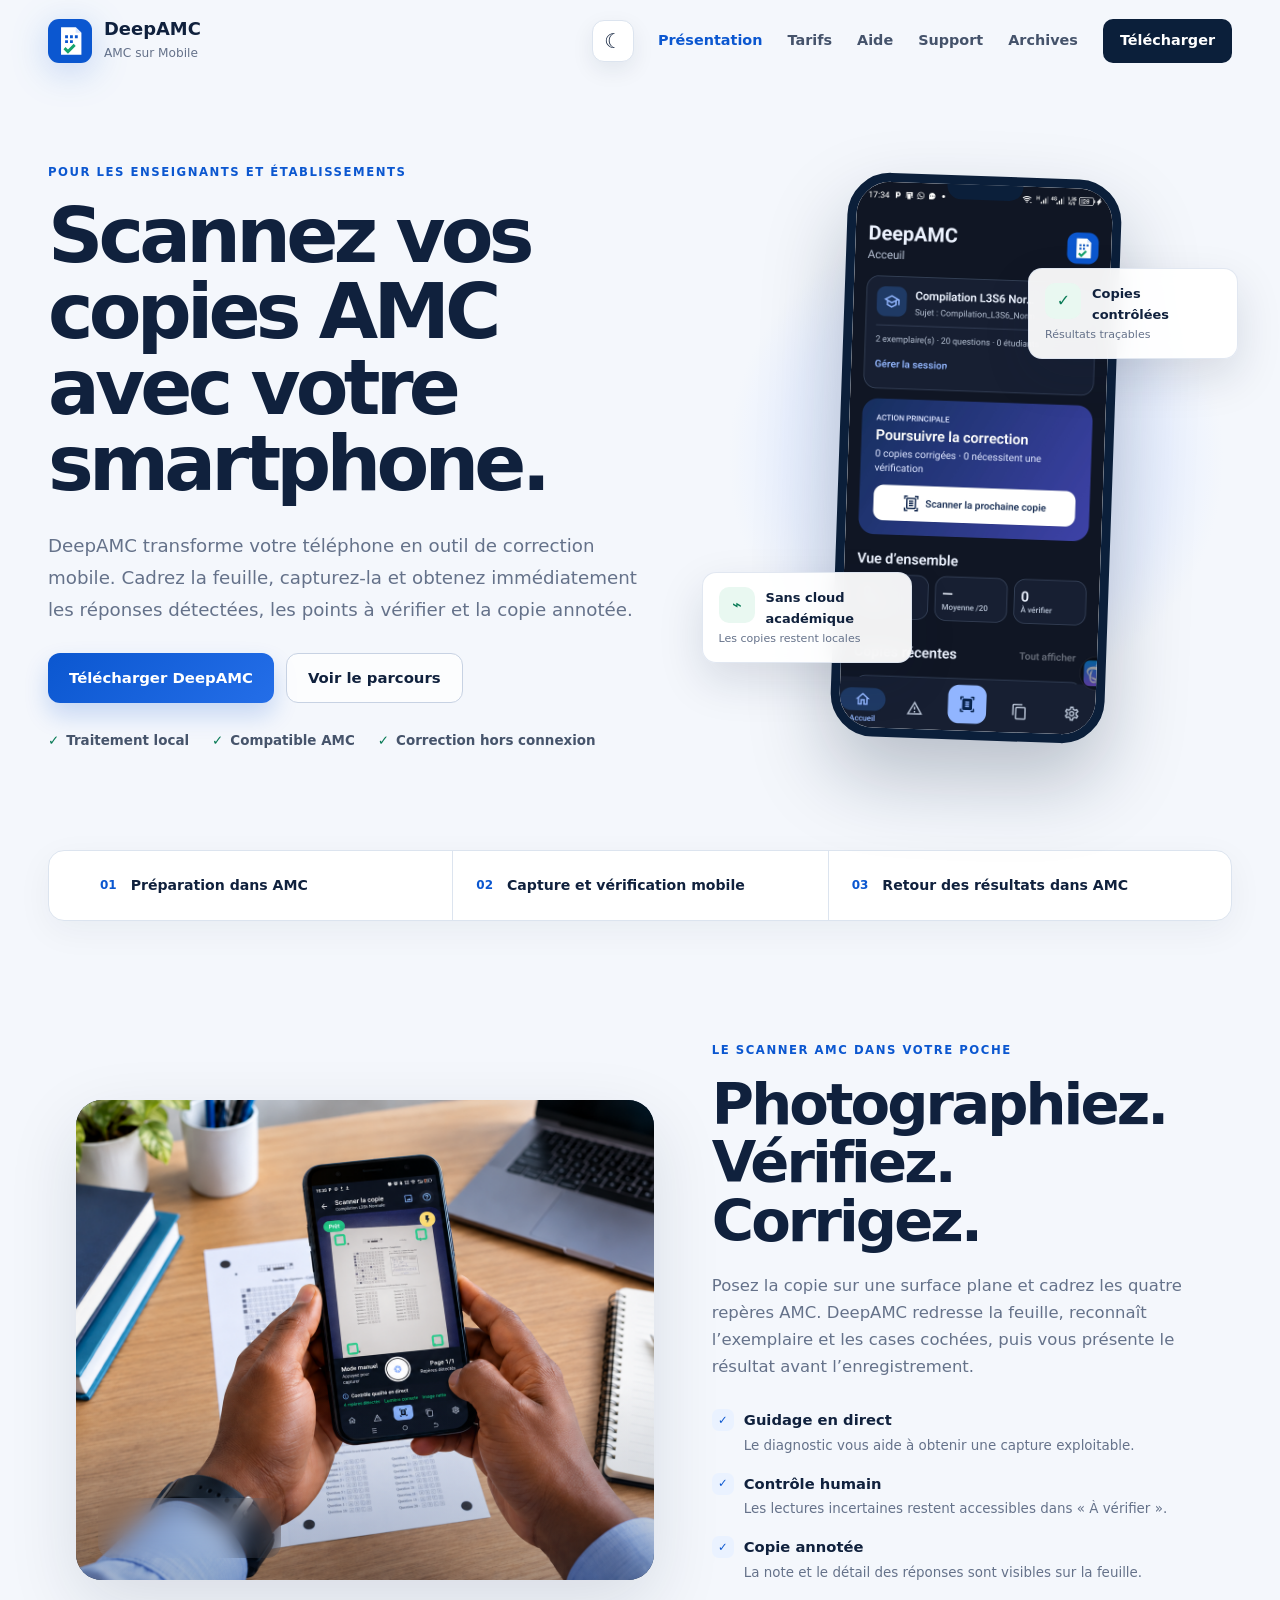
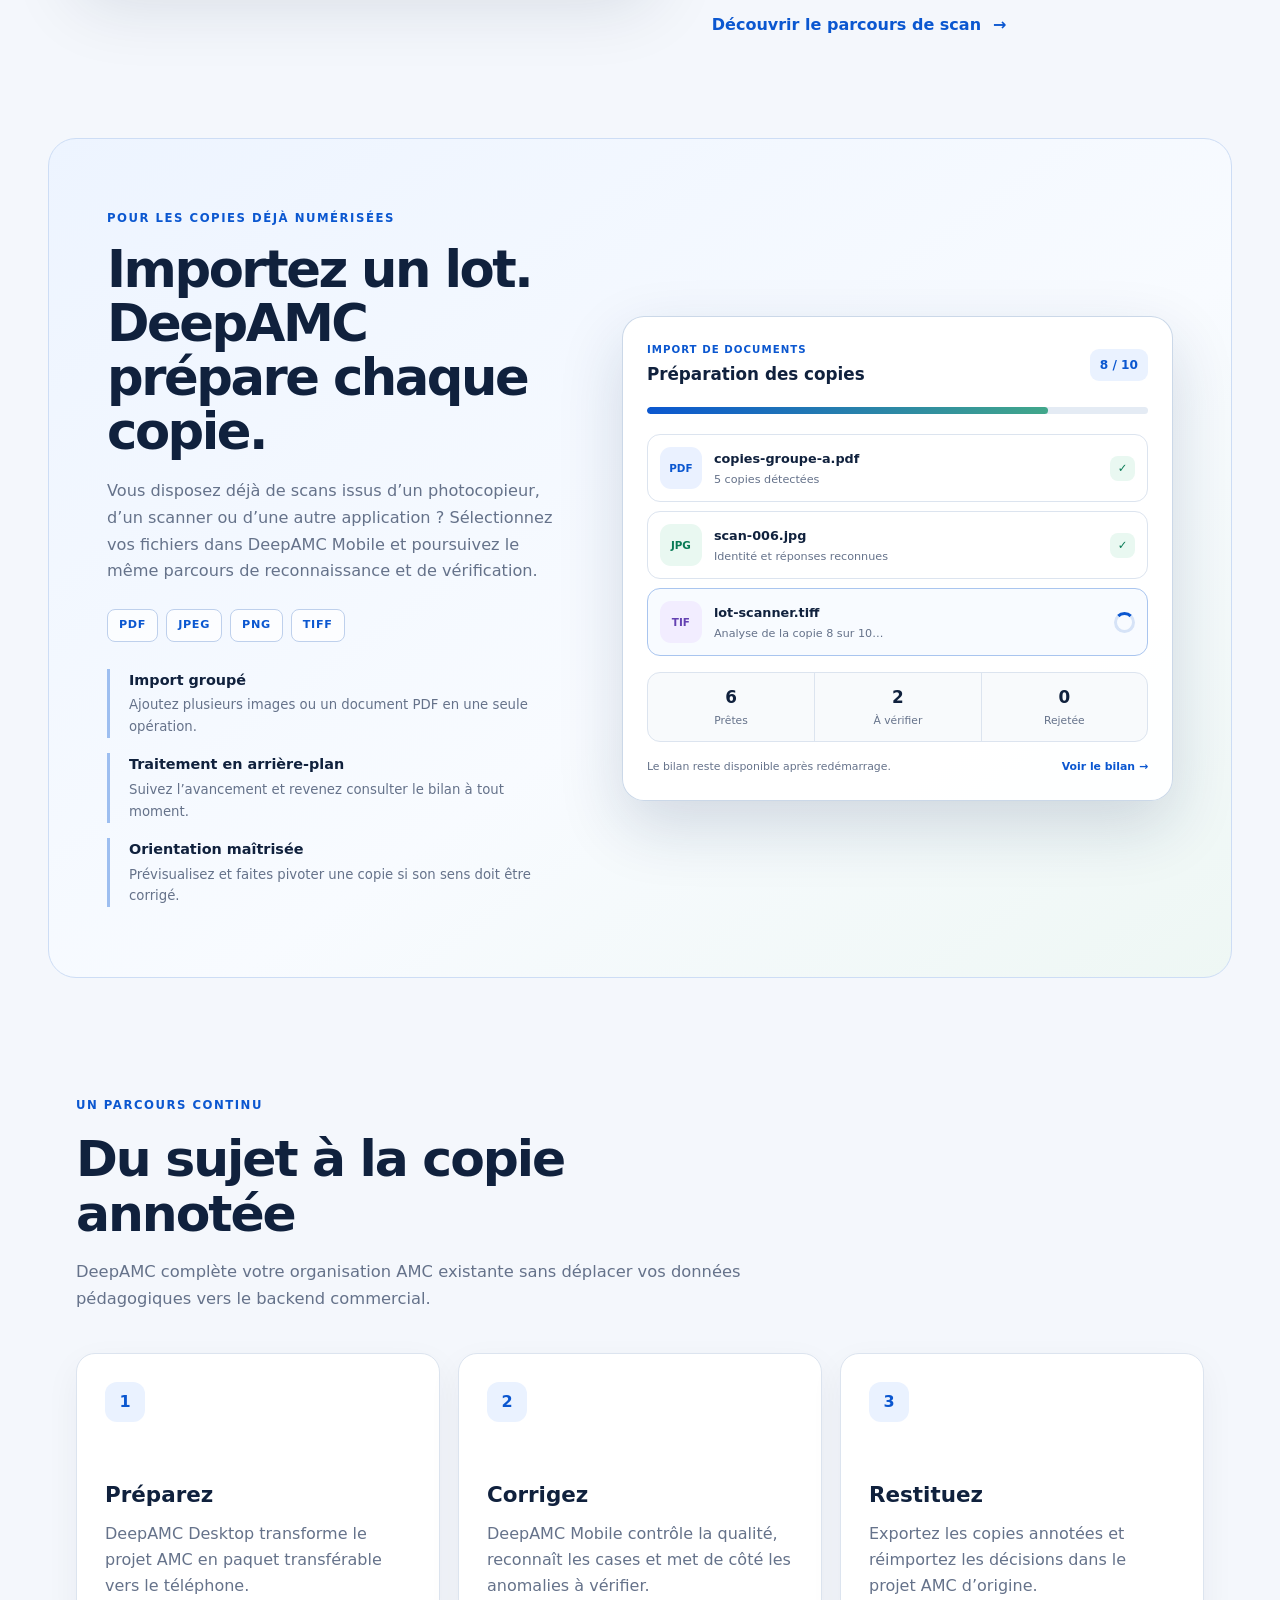
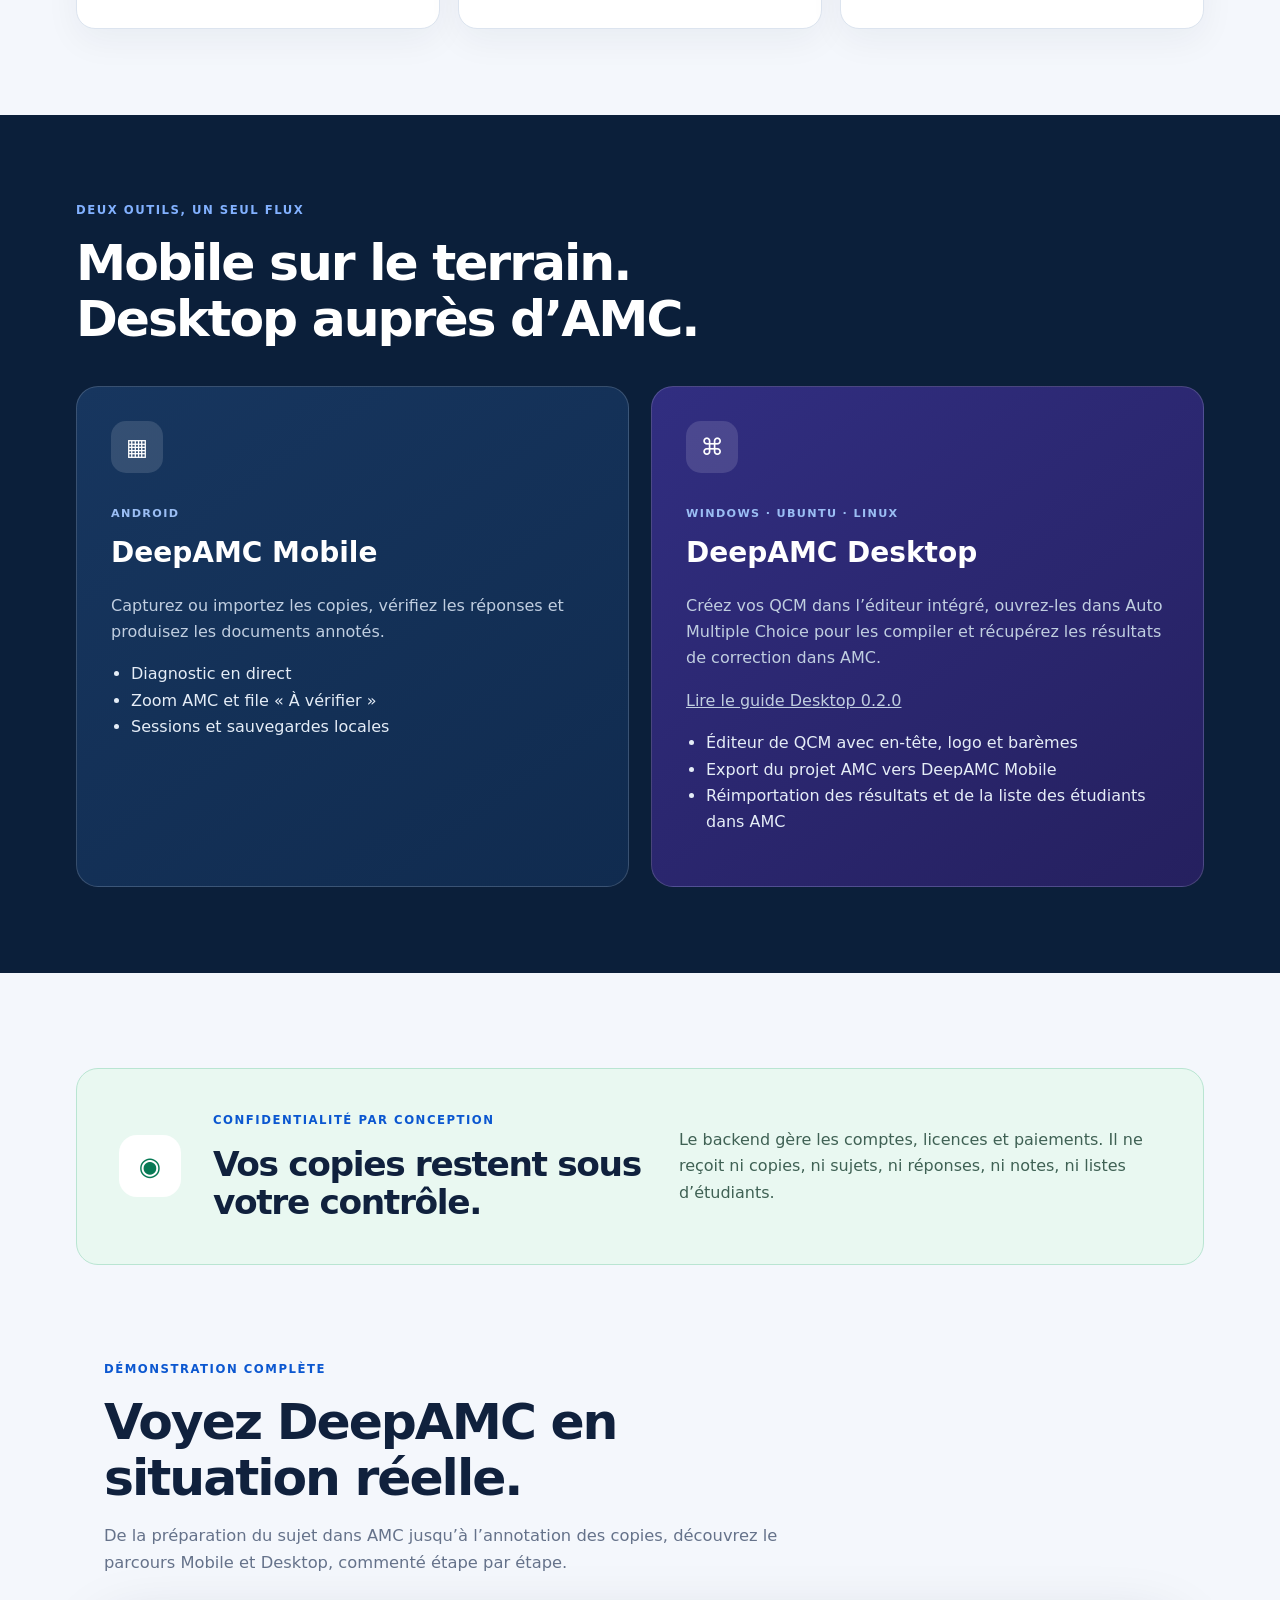
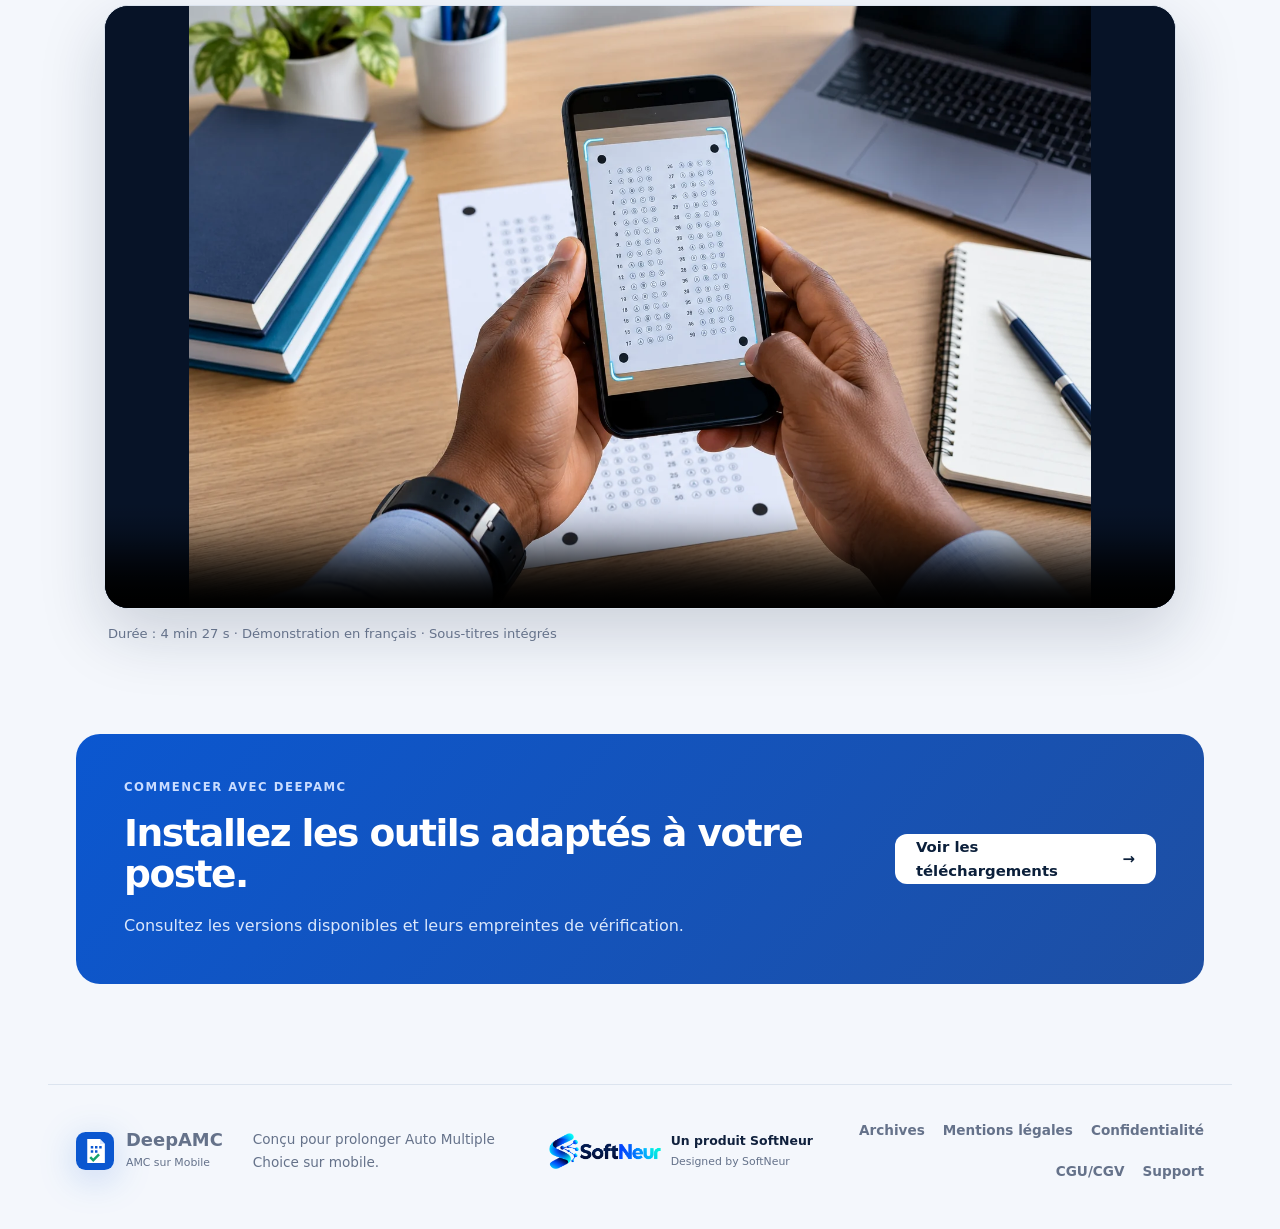
<file: index.html>
<!doctype html>
<html lang="fr">
<head>
  <meta charset="utf-8">
  <meta name="viewport" content="width=device-width, initial-scale=1">
  <meta name="description" content="Scannez et corrigez vos copies Auto Multiple Choice directement avec votre smartphone grâce à DeepAMC Mobile.">
  <link rel="canonical" href="https://deepamc.app/">
  <meta property="og:title" content="DeepAMC — AMC sur Mobile">
  <meta property="og:description" content="Scannez, vérifiez et corrigez vos copies AMC avec votre smartphone.">
  <meta property="og:type" content="website">
  <meta property="og:url" content="https://deepamc.app/">
  <title>DeepAMC — AMC sur Mobile</title>
  <link rel="icon" href="/assets/deepamc-mark.svg" type="image/svg+xml">
  <link rel="stylesheet" href="/assets/site.css">
</head>
<body>
  <a class="skip-link" href="#contenu">Aller au contenu</a>
  <header class="site-header">
    <a class="brand" href="/" aria-label="Accueil DeepAMC"><img src="/assets/deepamc-mark.svg" alt="" width="44" height="44"><span><strong>DeepAMC</strong><small>AMC sur Mobile</small></span></a>
    <button class="menu-button" type="button" aria-expanded="false" aria-controls="main-navigation">Menu</button>
    <nav id="main-navigation" aria-label="Navigation principale"><a class="active" href="/">Présentation</a><a href="/tarifs/">Tarifs</a><a href="/aide/">Aide</a><a href="/support/">Support</a><a href="/archives/">Archives</a><a class="nav-download" href="/telechargements/">Télécharger</a></nav>
  </header>
  <main id="contenu">
    <section class="hero">
      <div class="hero-copy">
        <p class="eyebrow">POUR LES ENSEIGNANTS ET ÉTABLISSEMENTS</p>
        <h1>Scannez vos copies AMC avec votre smartphone.</h1>
        <p class="hero-lead">DeepAMC transforme votre téléphone en outil de correction mobile. Cadrez la feuille, capturez-la et obtenez immédiatement les réponses détectées, les points à vérifier et la copie annotée.</p>
        <div class="hero-actions"><a class="button primary" href="/telechargements/">Télécharger DeepAMC</a><a class="button secondary" href="#fonctionnement">Voir le parcours</a></div>
        <ul class="trust-list" aria-label="Engagements DeepAMC"><li>Traitement local</li><li>Compatible AMC</li><li>Correction hors connexion</li></ul>
      </div>
      <div class="product-visual" aria-label="Aperçu de DeepAMC Mobile">
        <div class="visual-halo"></div><div class="phone-frame"><span class="phone-speaker"></span><img src="/assets/mobile-session-current.jpg" alt="Écran d’accueil réel de DeepAMC Mobile en mode sombre avec une session de correction ouverte"></div>
        <div class="floating-proof proof-top"><span>✓</span><strong>Copies contrôlées</strong><small>Résultats traçables</small></div>
        <div class="floating-proof proof-bottom"><span>⌁</span><strong>Sans cloud académique</strong><small>Les copies restent locales</small></div>
      </div>
    </section>
    <section class="academic-strip" aria-label="Parcours DeepAMC"><div><strong>01</strong><span>Préparation dans AMC</span></div><div><strong>02</strong><span>Capture et vérification mobile</span></div><div><strong>03</strong><span>Retour des résultats dans AMC</span></div></section>
    <section class="scan-showcase" aria-labelledby="scan-title">
      <div class="scan-image-wrap">
        <img src="/assets/scan-smartphone-deepamc-current.png" alt="Un enseignant utilise l’écran Scanner la copie de DeepAMC Mobile pour cadrer une feuille de réponses AMC" width="1536" height="1024" loading="eager">
        <div class="scan-status" aria-hidden="true"><span>✓</span><div><strong>Feuille cadrée</strong><small>Prête à capturer</small></div></div>
      </div>
      <div class="scan-copy">
        <p class="eyebrow">LE SCANNER AMC DANS VOTRE POCHE</p>
        <h2 id="scan-title">Photographiez. Vérifiez. Corrigez.</h2>
        <p>Posez la copie sur une surface plane et cadrez les quatre repères AMC. DeepAMC redresse la feuille, reconnaît l’exemplaire et les cases cochées, puis vous présente le résultat avant l’enregistrement.</p>
        <ul class="scan-benefits">
          <li><strong>Guidage en direct</strong><span>Le diagnostic vous aide à obtenir une capture exploitable.</span></li>
          <li><strong>Contrôle humain</strong><span>Les lectures incertaines restent accessibles dans « À vérifier ».</span></li>
          <li><strong>Copie annotée</strong><span>La note et le détail des réponses sont visibles sur la feuille.</span></li>
        </ul>
      <a class="text-link" href="/aide/#copies">Découvrir le parcours de scan <span>→</span></a>
      </div>
    </section>
    <section class="import-showcase" aria-labelledby="import-title">
      <div class="import-copy">
        <p class="eyebrow">POUR LES COPIES DÉJÀ NUMÉRISÉES</p>
        <h2 id="import-title">Importez un lot. DeepAMC prépare chaque copie.</h2>
        <p>Vous disposez déjà de scans issus d’un photocopieur, d’un scanner ou d’une autre application&nbsp;? Sélectionnez vos fichiers dans DeepAMC Mobile et poursuivez le même parcours de reconnaissance et de vérification.</p>
        <div class="format-list" aria-label="Formats pris en charge"><span>PDF</span><span>JPEG</span><span>PNG</span><span>TIFF</span></div>
        <ul class="import-benefits">
          <li><strong>Import groupé</strong><span>Ajoutez plusieurs images ou un document PDF en une seule opération.</span></li>
          <li><strong>Traitement en arrière-plan</strong><span>Suivez l’avancement et revenez consulter le bilan à tout moment.</span></li>
          <li><strong>Orientation maîtrisée</strong><span>Prévisualisez et faites pivoter une copie si son sens doit être corrigé.</span></li>
        </ul>
      </div>
      <div class="import-panel" aria-label="Illustration du bilan d’import DeepAMC">
        <div class="import-panel-head"><div><small>IMPORT DE DOCUMENTS</small><strong>Préparation des copies</strong></div><span>8 / 10</span></div>
        <div class="progress-track" aria-hidden="true"><span></span></div>
        <div class="import-file ready"><span class="file-type">PDF</span><div><strong>copies-groupe-a.pdf</strong><small>5 copies détectées</small></div><b>✓</b></div>
        <div class="import-file ready"><span class="file-type image">JPG</span><div><strong>scan-006.jpg</strong><small>Identité et réponses reconnues</small></div><b>✓</b></div>
        <div class="import-file processing"><span class="file-type tiff">TIF</span><div><strong>lot-scanner.tiff</strong><small>Analyse de la copie 8 sur 10…</small></div><i aria-hidden="true"></i></div>
        <div class="import-summary"><div><strong>6</strong><small>Prêtes</small></div><div><strong>2</strong><small>À vérifier</small></div><div><strong>0</strong><small>Rejetée</small></div></div>
        <div class="import-panel-foot"><span>Le bilan reste disponible après redémarrage.</span><strong>Voir le bilan →</strong></div>
      </div>
    </section>
    <section class="section" id="fonctionnement">
      <div class="section-heading"><p class="eyebrow">UN PARCOURS CONTINU</p><h2>Du sujet à la copie annotée</h2><p>DeepAMC complète votre organisation AMC existante sans déplacer vos données pédagogiques vers le backend commercial.</p></div>
      <div class="steps-grid"><article><span class="step-number">1</span><h3>Préparez</h3><p>DeepAMC Desktop transforme le projet AMC en paquet transférable vers le téléphone.</p></article><article><span class="step-number">2</span><h3>Corrigez</h3><p>DeepAMC Mobile contrôle la qualité, reconnaît les cases et met de côté les anomalies à vérifier.</p></article><article><span class="step-number">3</span><h3>Restituez</h3><p>Exportez les copies annotées et réimportez les décisions dans le projet AMC d’origine.</p></article></div>
    </section>
    <section class="section products-section">
      <div class="section-heading"><p class="eyebrow">DEUX OUTILS, UN SEUL FLUX</p><h2>Mobile sur le terrain. Desktop auprès d’AMC.</h2></div>
      <div class="products-grid"><article class="product-card"><div class="product-icon">▦</div><span class="product-label">ANDROID</span><h3>DeepAMC Mobile</h3><p>Capturez ou importez les copies, vérifiez les réponses et produisez les documents annotés.</p><ul><li>Diagnostic en direct</li><li>Zoom AMC et file « À vérifier »</li><li>Sessions et sauvegardes locales</li></ul></article><article class="product-card desktop-card"><div class="product-icon">⌘</div><span class="product-label">WINDOWS · UBUNTU · LINUX</span><h3>DeepAMC Desktop</h3><p>Créez vos QCM dans l’éditeur intégré, ouvrez-les dans Auto Multiple Choice pour les compiler et récupérez les résultats de correction dans AMC.</p><p><a href="/aide/desktop/">Lire le guide Desktop 0.2.0</a></p><ul><li>Éditeur de QCM avec en-tête, logo et barèmes</li><li>Export du projet AMC vers DeepAMC Mobile</li><li>Réimportation des résultats et de la liste des étudiants dans AMC</li></ul></article></div>
    </section>
    <section class="privacy-section"><div class="privacy-symbol">◉</div><div><p class="eyebrow">CONFIDENTIALITÉ PAR CONCEPTION</p><h2>Vos copies restent sous votre contrôle.</h2></div><p>Le backend gère les comptes, licences et paiements. Il ne reçoit ni copies, ni sujets, ni réponses, ni notes, ni listes d’étudiants.</p></section>
    <section class="demo-section" aria-labelledby="demo-title">
      <div class="section-heading"><p class="eyebrow">DÉMONSTRATION COMPLÈTE</p><h2 id="demo-title">Voyez DeepAMC en situation réelle.</h2><p>De la préparation du sujet dans AMC jusqu’à l’annotation des copies, découvrez le parcours Mobile et Desktop, commenté étape par étape.</p></div>
      <div class="demo-video"><video controls preload="metadata" poster="/assets/scan-smartphone-deepamc.webp"><source src="/media/demonstration-deepamc.mp4" type="video/mp4">Votre navigateur ne permet pas de lire cette vidéo. <a href="/media/demonstration-deepamc.mp4">Télécharger la démonstration</a>.</video></div>
      <p class="demo-caption">Durée : 4 min 27 s · Démonstration en français · Sous-titres intégrés</p>
    </section>
    <section class="download-callout"><div><p class="eyebrow">COMMENCER AVEC DEEPAMC</p><h2>Installez les outils adaptés à votre poste.</h2><p>Consultez les versions disponibles et leurs empreintes de vérification.</p></div><a class="button light" href="/telechargements/">Voir les téléchargements <span>→</span></a></section>
  </main>
  <footer><a class="brand footer-brand" href="/"><img src="/assets/deepamc-mark.svg" alt="" width="38" height="38"><span><strong>DeepAMC</strong><small>AMC sur Mobile</small></span></a><p>Conçu pour prolonger Auto Multiple Choice sur mobile.</p><a class="softneur-signature" href="https://softneur.com/" target="_blank" rel="noopener"><img src="/assets/softneur-logo.svg" alt="SoftNeur" width="112"><span><strong>Un produit SoftNeur</strong><small>Designed by SoftNeur</small></span></a><div class="footer-links"><a href="/archives/">Archives</a><a href="/mentions-legales/">Mentions légales</a><a href="/confidentialite/">Confidentialité</a><a href="/cgu/">CGU/CGV</a><a href="/support/">Support</a></div></footer>
  <script src="/assets/site.js"></script>
</body>
</html>
</file>
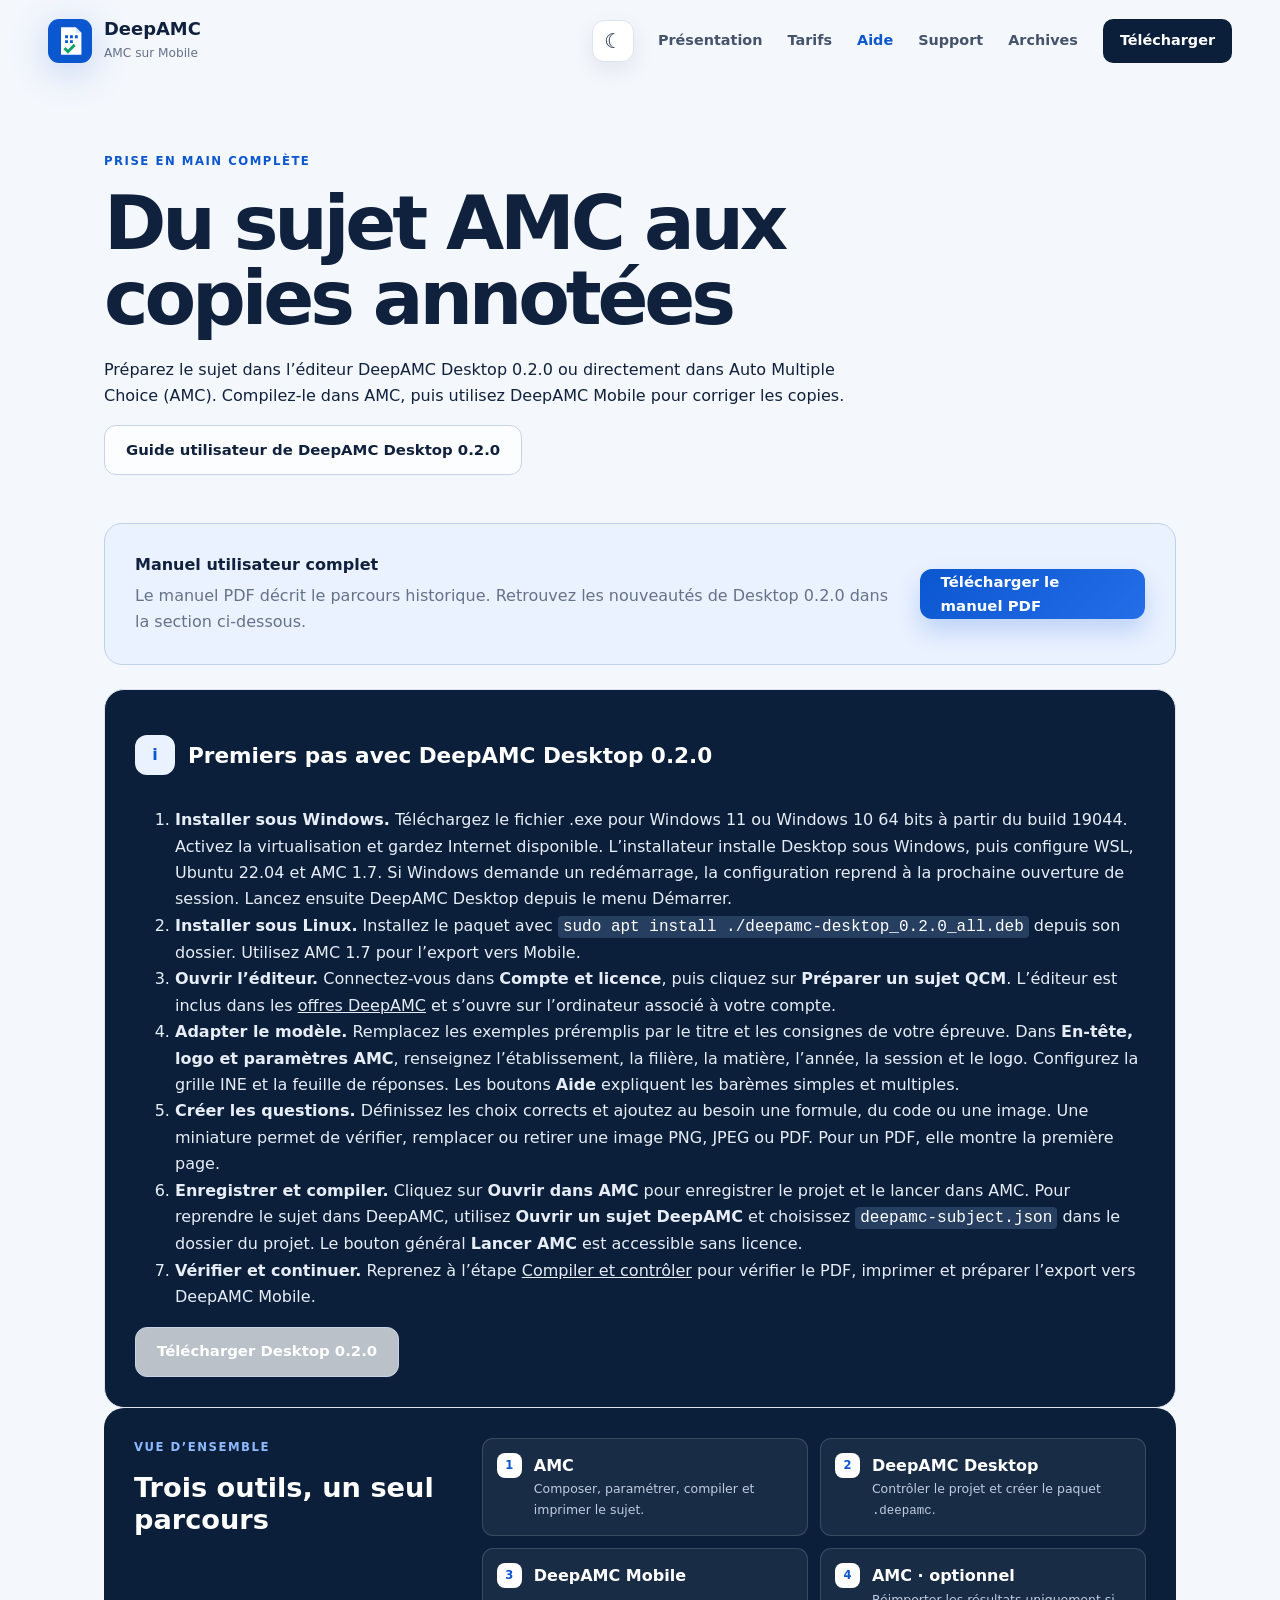
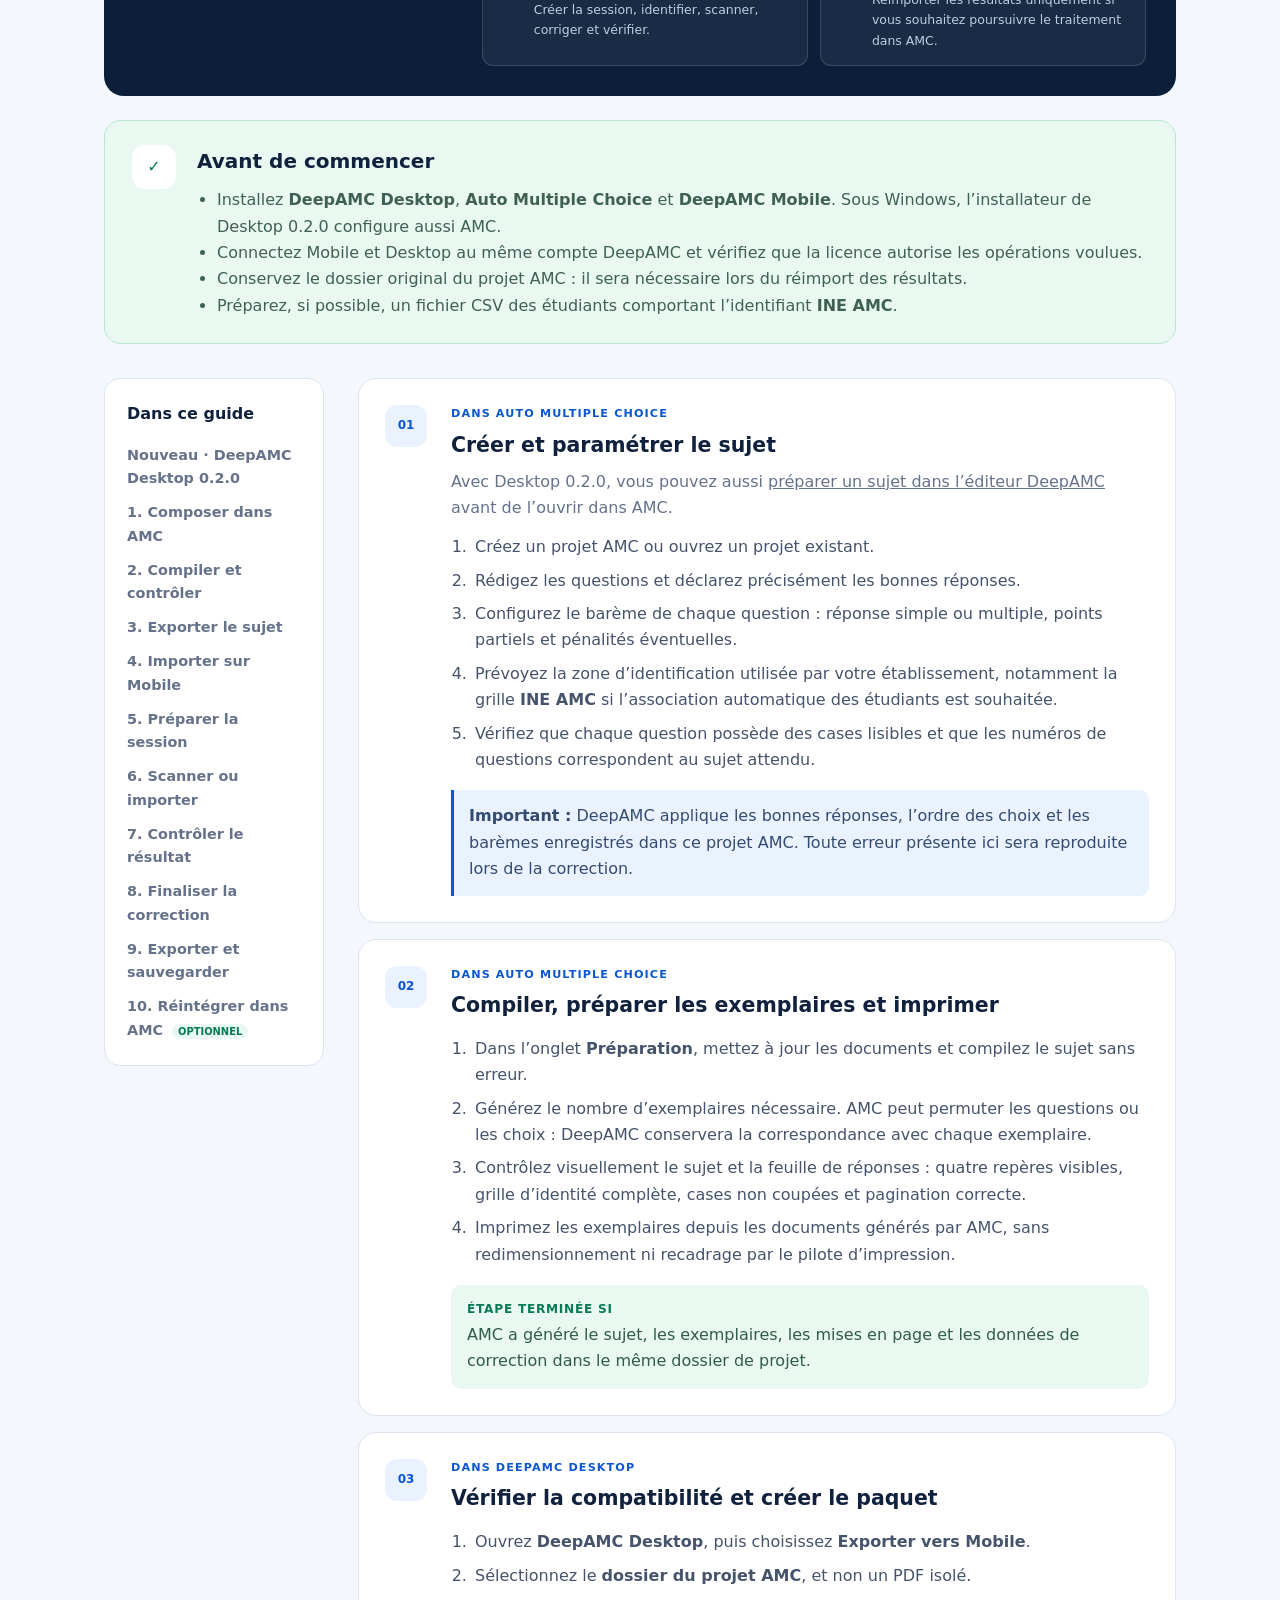
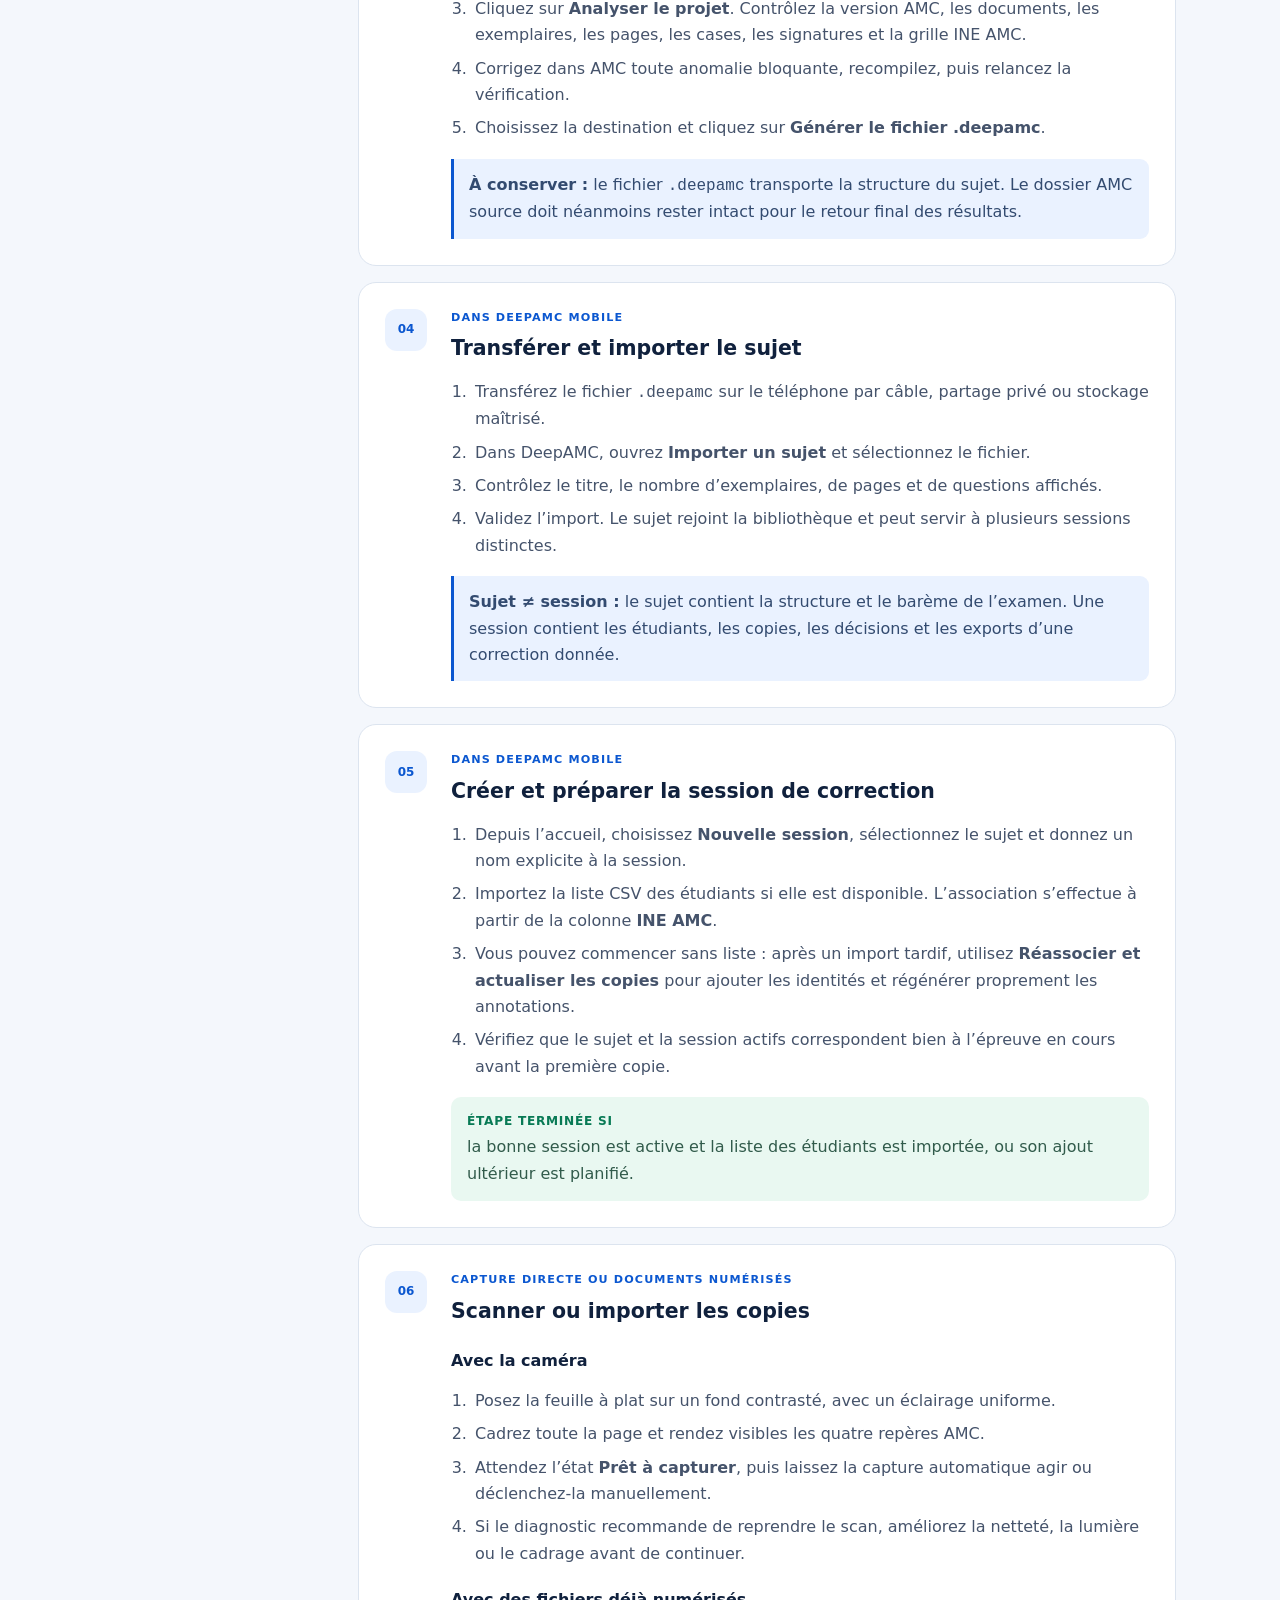
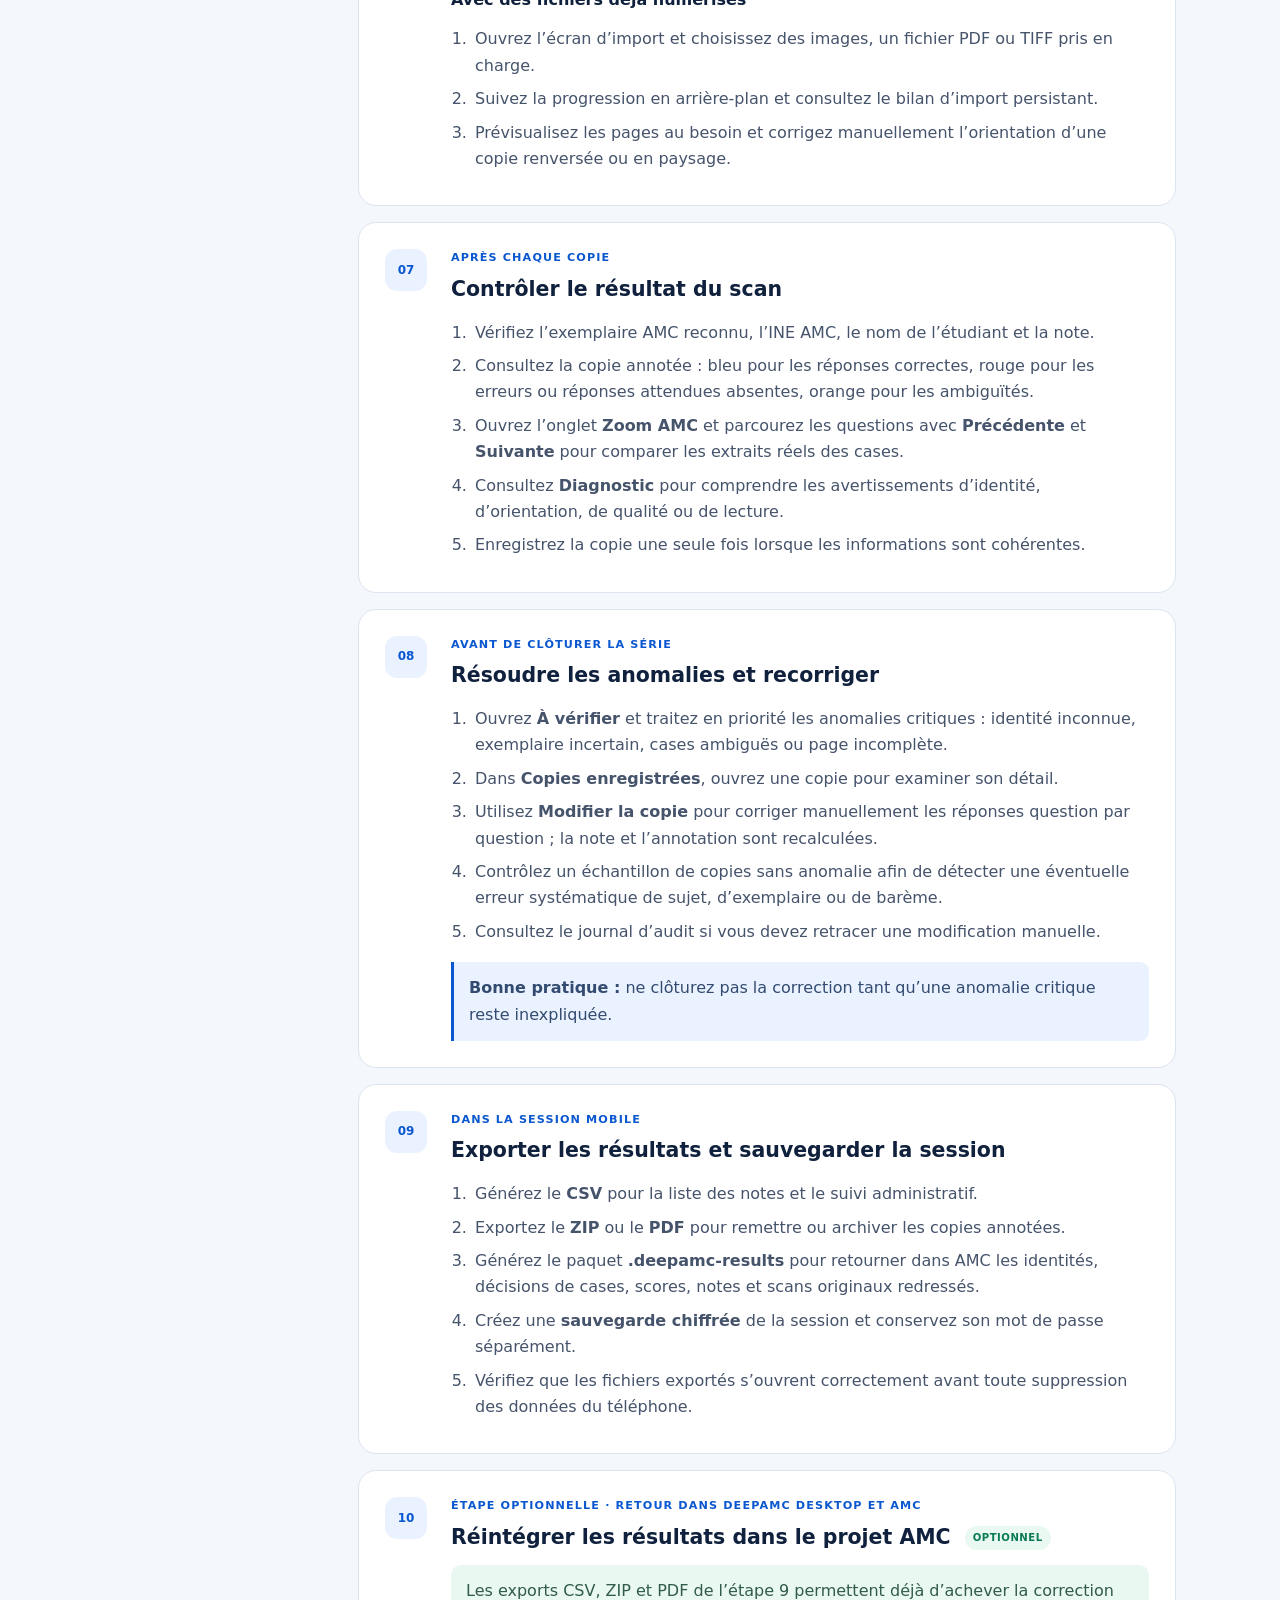
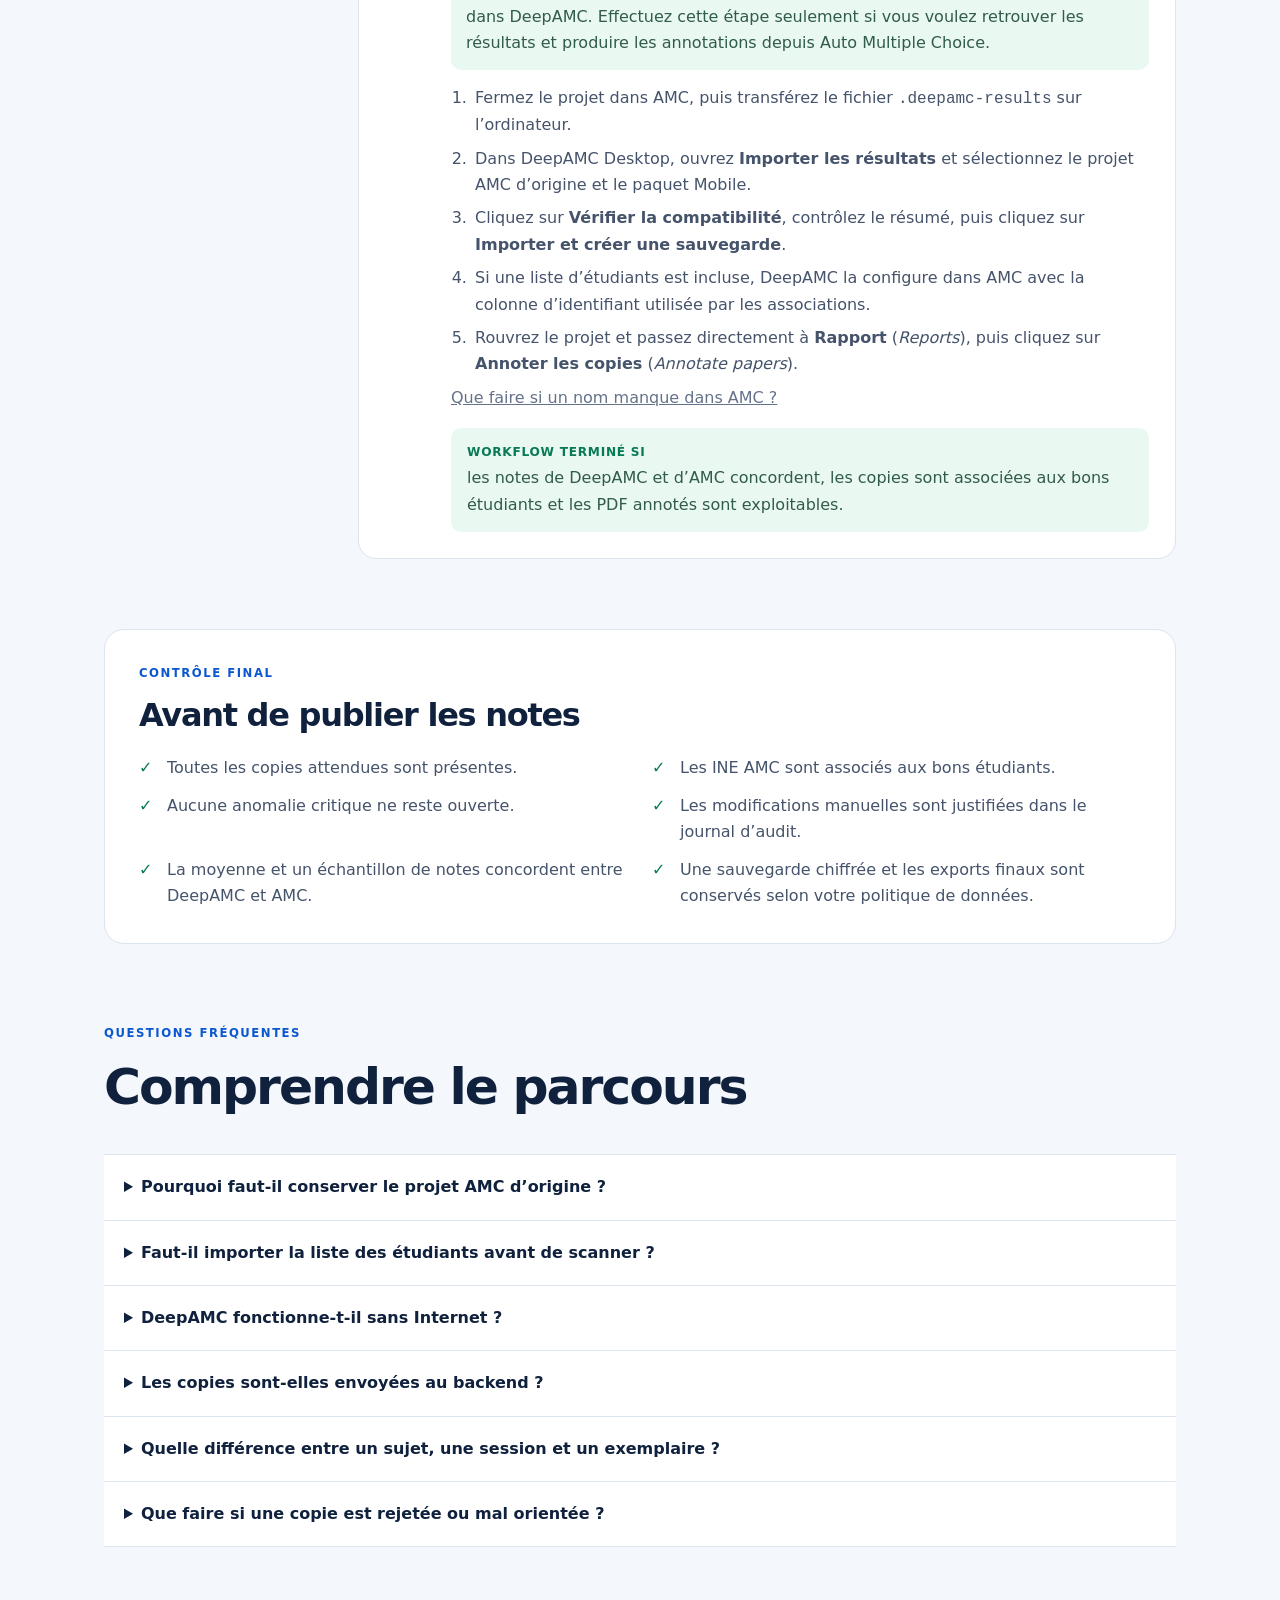
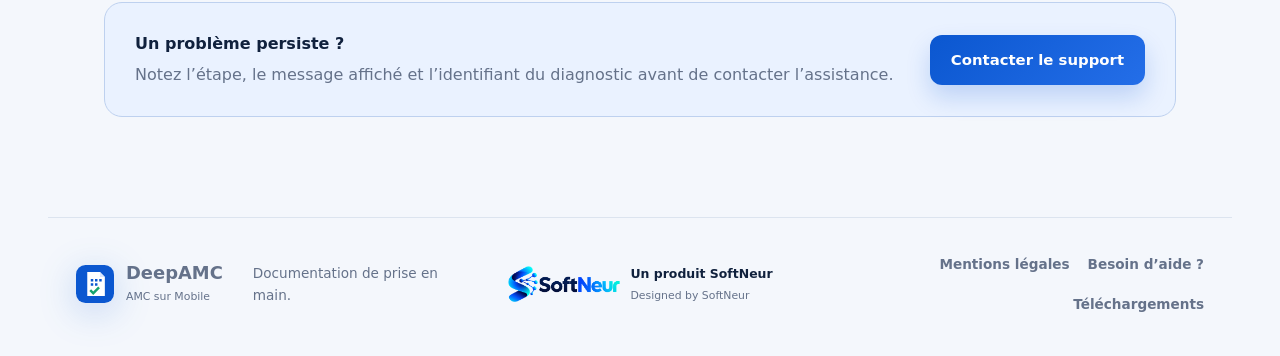
<file: aide/index.html>
<!doctype html>
<html lang="fr">
<head>
  <meta charset="utf-8">
  <meta name="viewport" content="width=device-width, initial-scale=1">
  <link rel="canonical" href="https://deepamc.app/aide/">
  <meta name="description" content="Guide complet de prise en main de DeepAMC, de la préparation du sujet dans Auto Multiple Choice à la restitution des résultats.">
  <title>Prise en main complète — DeepAMC</title>
  <link rel="icon" href="/assets/deepamc-mark.svg" type="image/svg+xml">
  <link rel="stylesheet" href="/assets/site.css">
</head>
<body>
<a class="skip-link" href="#contenu">Aller au contenu</a>
<header class="site-header">
  <a class="brand" href="/"><img src="/assets/deepamc-mark.svg" alt="" width="44" height="44"><span><strong>DeepAMC</strong><small>AMC sur Mobile</small></span></a>
  <button class="menu-button" type="button" aria-expanded="false" aria-controls="main-navigation">Menu</button>
  <nav id="main-navigation"><a href="/">Présentation</a><a href="/tarifs/">Tarifs</a><a class="active" href="/aide/">Aide</a><a href="/support/">Support</a><a href="/archives/">Archives</a><a class="nav-download" href="/telechargements/">Télécharger</a></nav>
</header>

<main id="contenu" class="page-main">
  <section class="page-heading">
    <p class="eyebrow">PRISE EN MAIN COMPLÈTE</p>
    <h1>Du sujet AMC aux copies annotées</h1>
    <p>Préparez le sujet dans l’éditeur DeepAMC Desktop 0.2.0 ou directement dans Auto Multiple Choice (AMC). Compilez-le dans AMC, puis utilisez DeepAMC Mobile pour corriger les copies.</p>
    <a class="button secondary" href="/aide/desktop/">Guide utilisateur de DeepAMC Desktop 0.2.0</a>
  </section>

  <section class="notice-card" aria-labelledby="manual-title">
    <div>
      <strong id="manual-title">Manuel utilisateur complet</strong>
      <p>Le manuel PDF décrit le parcours historique. Retrouvez les nouveautés de Desktop 0.2.0 dans la section ci-dessous.</p>
    </div>
    <a class="button primary" href="/aide/Manuel_utilisateur_DeepAMC_1.0_marques.pdf" download>Télécharger le manuel PDF</a>
  </section>

  <section class="install-panel" id="desktop-020" aria-labelledby="desktop-020-title">
    <div><span class="step-number" aria-hidden="true">i</span><h2 id="desktop-020-title">Premiers pas avec DeepAMC Desktop 0.2.0</h2></div>
    <ol>
      <li><strong>Installer sous Windows.</strong> Téléchargez le fichier .exe pour Windows 11 ou Windows 10 64 bits à partir du build 19044. Activez la virtualisation et gardez Internet disponible. L’installateur installe Desktop sous Windows, puis configure WSL, Ubuntu 22.04 et AMC 1.7. Si Windows demande un redémarrage, la configuration reprend à la prochaine ouverture de session. Lancez ensuite DeepAMC Desktop depuis le menu Démarrer.</li>
      <li><strong>Installer sous Linux.</strong> Installez le paquet avec <code>sudo apt install ./deepamc-desktop_0.2.0_all.deb</code> depuis son dossier. Utilisez AMC 1.7 pour l’export vers Mobile.</li>
      <li><strong>Ouvrir l’éditeur.</strong> Connectez-vous dans <strong>Compte et licence</strong>, puis cliquez sur <strong>Préparer un sujet QCM</strong>. L’éditeur est inclus dans les <a href="/tarifs/#comparison-title">offres DeepAMC</a> et s’ouvre sur l’ordinateur associé à votre compte.</li>
      <li><strong>Adapter le modèle.</strong> Remplacez les exemples préremplis par le titre et les consignes de votre épreuve. Dans <strong>En-tête, logo et paramètres AMC</strong>, renseignez l’établissement, la filière, la matière, l’année, la session et le logo. Configurez la grille INE et la feuille de réponses. Les boutons <strong>Aide</strong> expliquent les barèmes simples et multiples.</li>
      <li><strong>Créer les questions.</strong> Définissez les choix corrects et ajoutez au besoin une formule, du code ou une image. Une miniature permet de vérifier, remplacer ou retirer une image PNG, JPEG ou PDF. Pour un PDF, elle montre la première page.</li>
      <li><strong>Enregistrer et compiler.</strong> Cliquez sur <strong>Ouvrir dans AMC</strong> pour enregistrer le projet et le lancer dans AMC. Pour reprendre le sujet dans DeepAMC, utilisez <strong>Ouvrir un sujet DeepAMC</strong> et choisissez <code>deepamc-subject.json</code> dans le dossier du projet. Le bouton général <strong>Lancer AMC</strong> est accessible sans licence.</li>
      <li><strong>Vérifier et continuer.</strong> Reprenez à l’étape <a href="#compiler">Compiler et contrôler</a> pour vérifier le PDF, imprimer et préparer l’export vers DeepAMC Mobile.</li>
    </ol>
    <a class="button secondary" href="/telechargements/#desktop-020">Télécharger Desktop 0.2.0</a>
  </section>

  <section class="workflow-overview" aria-labelledby="workflow-title">
    <div><p class="eyebrow">VUE D’ENSEMBLE</p><h2 id="workflow-title">Trois outils, un seul parcours</h2></div>
    <ol>
      <li><strong>AMC</strong><span>Composer, paramétrer, compiler et imprimer le sujet.</span></li>
      <li><strong>DeepAMC Desktop</strong><span>Contrôler le projet et créer le paquet <code>.deepamc</code>.</span></li>
      <li><strong>DeepAMC Mobile</strong><span>Créer la session, identifier, scanner, corriger et vérifier.</span></li>
      <li><strong>AMC · optionnel</strong><span>Réimporter les résultats uniquement si vous souhaitez poursuivre le traitement dans AMC.</span></li>
    </ol>
  </section>

  <section class="prerequisite-card" aria-labelledby="prerequisite-title">
    <div class="prerequisite-icon" aria-hidden="true">✓</div>
    <div>
      <h2 id="prerequisite-title">Avant de commencer</h2>
      <ul>
        <li>Installez <strong>DeepAMC Desktop</strong>, <strong>Auto Multiple Choice</strong> et <strong>DeepAMC Mobile</strong>. Sous Windows, l’installateur de Desktop 0.2.0 configure aussi AMC.</li>
        <li>Connectez Mobile et Desktop au même compte DeepAMC et vérifiez que la licence autorise les opérations voulues.</li>
        <li>Conservez le dossier original du projet AMC : il sera nécessaire lors du réimport des résultats.</li>
        <li>Préparez, si possible, un fichier CSV des étudiants comportant l’identifiant <strong>INE AMC</strong>.</li>
      </ul>
    </div>
  </section>

  <section class="guide-layout">
    <aside class="guide-index" aria-label="Sommaire du guide">
      <strong>Dans ce guide</strong>
      <a href="#desktop-020">Nouveau · DeepAMC Desktop 0.2.0</a>
      <a href="#composer">1. Composer dans AMC</a><a href="#compiler">2. Compiler et contrôler</a><a href="#exporter">3. Exporter le sujet</a><a href="#importer-sujet">4. Importer sur Mobile</a><a href="#session">5. Préparer la session</a><a href="#copies">6. Scanner ou importer</a><a href="#resultat">7. Contrôler le résultat</a><a href="#anomalies">8. Finaliser la correction</a><a href="#exports">9. Exporter et sauvegarder</a><a href="#retour-amc">10. Réintégrer dans AMC <em>Optionnel</em></a>
    </aside>

    <div class="guide-content">
      <article id="composer"><span>01</span><div>
        <p class="tool-label">DANS AUTO MULTIPLE CHOICE</p><h2>Créer et paramétrer le sujet</h2>
        <p>Avec Desktop 0.2.0, vous pouvez aussi <a href="#desktop-020">préparer un sujet dans l’éditeur DeepAMC</a> avant de l’ouvrir dans AMC.</p>
        <ol><li>Créez un projet AMC ou ouvrez un projet existant.</li><li>Rédigez les questions et déclarez précisément les bonnes réponses.</li><li>Configurez le barème de chaque question : réponse simple ou multiple, points partiels et pénalités éventuelles.</li><li>Prévoyez la zone d’identification utilisée par votre établissement, notamment la grille <strong>INE AMC</strong> si l’association automatique des étudiants est souhaitée.</li><li>Vérifiez que chaque question possède des cases lisibles et que les numéros de questions correspondent au sujet attendu.</li></ol>
        <p class="guide-note"><strong>Important :</strong> DeepAMC applique les bonnes réponses, l’ordre des choix et les barèmes enregistrés dans ce projet AMC. Toute erreur présente ici sera reproduite lors de la correction.</p>
      </div></article>

      <article id="compiler"><span>02</span><div>
        <p class="tool-label">DANS AUTO MULTIPLE CHOICE</p><h2>Compiler, préparer les exemplaires et imprimer</h2>
        <ol><li>Dans l’onglet <strong>Préparation</strong>, mettez à jour les documents et compilez le sujet sans erreur.</li><li>Générez le nombre d’exemplaires nécessaire. AMC peut permuter les questions ou les choix : DeepAMC conservera la correspondance avec chaque exemplaire.</li><li>Contrôlez visuellement le sujet et la feuille de réponses : quatre repères visibles, grille d’identité complète, cases non coupées et pagination correcte.</li><li>Imprimez les exemplaires depuis les documents générés par AMC, sans redimensionnement ni recadrage par le pilote d’impression.</li></ol>
        <div class="completion-check"><strong>Étape terminée si</strong><span>AMC a généré le sujet, les exemplaires, les mises en page et les données de correction dans le même dossier de projet.</span></div>
      </div></article>

      <article id="exporter"><span>03</span><div>
        <p class="tool-label">DANS DEEPAMC DESKTOP</p><h2>Vérifier la compatibilité et créer le paquet</h2>
        <ol><li>Ouvrez <strong>DeepAMC Desktop</strong>, puis choisissez <strong>Exporter vers Mobile</strong>.</li><li>Sélectionnez le <strong>dossier du projet AMC</strong>, et non un PDF isolé.</li><li>Cliquez sur <strong>Analyser le projet</strong>. Contrôlez la version AMC, les documents, les exemplaires, les pages, les cases, les signatures et la grille INE AMC.</li><li>Corrigez dans AMC toute anomalie bloquante, recompilez, puis relancez la vérification.</li><li>Choisissez la destination et cliquez sur <strong>Générer le fichier .deepamc</strong>.</li></ol>
        <p class="guide-note"><strong>À conserver :</strong> le fichier <code>.deepamc</code> transporte la structure du sujet. Le dossier AMC source doit néanmoins rester intact pour le retour final des résultats.</p>
      </div></article>

      <article id="importer-sujet"><span>04</span><div>
        <p class="tool-label">DANS DEEPAMC MOBILE</p><h2>Transférer et importer le sujet</h2>
        <ol><li>Transférez le fichier <code>.deepamc</code> sur le téléphone par câble, partage privé ou stockage maîtrisé.</li><li>Dans DeepAMC, ouvrez <strong>Importer un sujet</strong> et sélectionnez le fichier.</li><li>Contrôlez le titre, le nombre d’exemplaires, de pages et de questions affichés.</li><li>Validez l’import. Le sujet rejoint la bibliothèque et peut servir à plusieurs sessions distinctes.</li></ol>
        <p class="guide-note"><strong>Sujet ≠ session :</strong> le sujet contient la structure et le barème de l’examen. Une session contient les étudiants, les copies, les décisions et les exports d’une correction donnée.</p>
      </div></article>

      <article id="session"><span>05</span><div>
        <p class="tool-label">DANS DEEPAMC MOBILE</p><h2>Créer et préparer la session de correction</h2>
        <ol><li>Depuis l’accueil, choisissez <strong>Nouvelle session</strong>, sélectionnez le sujet et donnez un nom explicite à la session.</li><li>Importez la liste CSV des étudiants si elle est disponible. L’association s’effectue à partir de la colonne <strong>INE AMC</strong>.</li><li>Vous pouvez commencer sans liste : après un import tardif, utilisez <strong>Réassocier et actualiser les copies</strong> pour ajouter les identités et régénérer proprement les annotations.</li><li>Vérifiez que le sujet et la session actifs correspondent bien à l’épreuve en cours avant la première copie.</li></ol>
        <div class="completion-check"><strong>Étape terminée si</strong><span>la bonne session est active et la liste des étudiants est importée, ou son ajout ultérieur est planifié.</span></div>
      </div></article>

      <article id="copies"><span>06</span><div>
        <p class="tool-label">CAPTURE DIRECTE OU DOCUMENTS NUMÉRISÉS</p><h2>Scanner ou importer les copies</h2>
        <h3>Avec la caméra</h3><ol><li>Posez la feuille à plat sur un fond contrasté, avec un éclairage uniforme.</li><li>Cadrez toute la page et rendez visibles les quatre repères AMC.</li><li>Attendez l’état <strong>Prêt à capturer</strong>, puis laissez la capture automatique agir ou déclenchez-la manuellement.</li><li>Si le diagnostic recommande de reprendre le scan, améliorez la netteté, la lumière ou le cadrage avant de continuer.</li></ol>
        <h3>Avec des fichiers déjà numérisés</h3><ol><li>Ouvrez l’écran d’import et choisissez des images, un fichier PDF ou TIFF pris en charge.</li><li>Suivez la progression en arrière-plan et consultez le bilan d’import persistant.</li><li>Prévisualisez les pages au besoin et corrigez manuellement l’orientation d’une copie renversée ou en paysage.</li></ol>
      </div></article>

      <article id="resultat"><span>07</span><div>
        <p class="tool-label">APRÈS CHAQUE COPIE</p><h2>Contrôler le résultat du scan</h2>
        <ol><li>Vérifiez l’exemplaire AMC reconnu, l’INE AMC, le nom de l’étudiant et la note.</li><li>Consultez la copie annotée : bleu pour les réponses correctes, rouge pour les erreurs ou réponses attendues absentes, orange pour les ambiguïtés.</li><li>Ouvrez l’onglet <strong>Zoom AMC</strong> et parcourez les questions avec <strong>Précédente</strong> et <strong>Suivante</strong> pour comparer les extraits réels des cases.</li><li>Consultez <strong>Diagnostic</strong> pour comprendre les avertissements d’identité, d’orientation, de qualité ou de lecture.</li><li>Enregistrez la copie une seule fois lorsque les informations sont cohérentes.</li></ol>
      </div></article>

      <article id="anomalies"><span>08</span><div>
        <p class="tool-label">AVANT DE CLÔTURER LA SÉRIE</p><h2>Résoudre les anomalies et recorriger</h2>
        <ol><li>Ouvrez <strong>À vérifier</strong> et traitez en priorité les anomalies critiques : identité inconnue, exemplaire incertain, cases ambiguës ou page incomplète.</li><li>Dans <strong>Copies enregistrées</strong>, ouvrez une copie pour examiner son détail.</li><li>Utilisez <strong>Modifier la copie</strong> pour corriger manuellement les réponses question par question ; la note et l’annotation sont recalculées.</li><li>Contrôlez un échantillon de copies sans anomalie afin de détecter une éventuelle erreur systématique de sujet, d’exemplaire ou de barème.</li><li>Consultez le journal d’audit si vous devez retracer une modification manuelle.</li></ol>
        <p class="guide-note"><strong>Bonne pratique :</strong> ne clôturez pas la correction tant qu’une anomalie critique reste inexpliquée.</p>
      </div></article>

      <article id="exports"><span>09</span><div>
        <p class="tool-label">DANS LA SESSION MOBILE</p><h2>Exporter les résultats et sauvegarder la session</h2>
        <ol><li>Générez le <strong>CSV</strong> pour la liste des notes et le suivi administratif.</li><li>Exportez le <strong>ZIP</strong> ou le <strong>PDF</strong> pour remettre ou archiver les copies annotées.</li><li>Générez le paquet <strong>.deepamc-results</strong> pour retourner dans AMC les identités, décisions de cases, scores, notes et scans originaux redressés.</li><li>Créez une <strong>sauvegarde chiffrée</strong> de la session et conservez son mot de passe séparément.</li><li>Vérifiez que les fichiers exportés s’ouvrent correctement avant toute suppression des données du téléphone.</li></ol>
      </div></article>

      <article id="retour-amc"><span>10</span><div>
        <p class="tool-label">ÉTAPE OPTIONNELLE · RETOUR DANS DEEPAMC DESKTOP ET AMC</p><h2>Réintégrer les résultats dans le projet AMC <span class="optional-badge">Optionnel</span></h2>
        <p class="optional-intro">Les exports CSV, ZIP et PDF de l’étape 9 permettent déjà d’achever la correction dans DeepAMC. Effectuez cette étape seulement si vous voulez retrouver les résultats et produire les annotations depuis Auto Multiple Choice.</p>
        <ol><li>Fermez le projet dans AMC, puis transférez le fichier <code>.deepamc-results</code> sur l’ordinateur.</li><li>Dans DeepAMC Desktop, ouvrez <strong>Importer les résultats</strong> et sélectionnez le projet AMC d’origine et le paquet Mobile.</li><li>Cliquez sur <strong>Vérifier la compatibilité</strong>, contrôlez le résumé, puis cliquez sur <strong>Importer et créer une sauvegarde</strong>.</li><li>Si une liste d’étudiants est incluse, DeepAMC la configure dans AMC avec la colonne d’identifiant utilisée par les associations.</li><li>Rouvrez le projet et passez directement à <strong>Rapport</strong> (<em>Reports</em>), puis cliquez sur <strong>Annoter les copies</strong> (<em>Annotate papers</em>).</li></ol>
        <p><a href="/aide/desktop/#si-le-nom-ou-le-prenom-manque">Que faire si un nom manque dans AMC ?</a></p>
        <div class="completion-check"><strong>Workflow terminé si</strong><span>les notes de DeepAMC et d’AMC concordent, les copies sont associées aux bons étudiants et les PDF annotés sont exploitables.</span></div>
      </div></article>
    </div>
  </section>

  <section class="final-checklist" aria-labelledby="final-checklist-title">
    <div class="section-heading"><p class="eyebrow">CONTRÔLE FINAL</p><h2 id="final-checklist-title">Avant de publier les notes</h2></div>
    <ul><li>Toutes les copies attendues sont présentes.</li><li>Les INE AMC sont associés aux bons étudiants.</li><li>Aucune anomalie critique ne reste ouverte.</li><li>Les modifications manuelles sont justifiées dans le journal d’audit.</li><li>La moyenne et un échantillon de notes concordent entre DeepAMC et AMC.</li><li>Une sauvegarde chiffrée et les exports finaux sont conservés selon votre politique de données.</li></ul>
  </section>

  <section class="faq">
    <div class="section-heading"><p class="eyebrow">QUESTIONS FRÉQUENTES</p><h2>Comprendre le parcours</h2></div>
    <details><summary>Pourquoi faut-il conserver le projet AMC d’origine ?</summary><p>Le paquet <code>.deepamc-results</code> est contrôlé puis réintégré dans le projet qui a servi à générer le sujet. Un autre projet, même visuellement identique, peut avoir des identifiants ou des géométries différents.</p></details>
    <details><summary>Faut-il importer la liste des étudiants avant de scanner ?</summary><p>C’est recommandé, mais pas obligatoire. Si la liste est ajoutée après les scans, lancez « Réassocier et actualiser les copies » pour récupérer les noms et prénoms et régénérer les annotations à partir des scans originaux.</p></details>
    <details><summary>DeepAMC fonctionne-t-il sans Internet ?</summary><p>La correction académique reste locale et peut fonctionner hors connexion tant que le droit hors ligne est valide. Une connexion périodique est nécessaire pour le compte et la licence.</p></details>
    <details><summary>Les copies sont-elles envoyées au backend ?</summary><p>Non. Le backend commercial ne reçoit ni copies, ni sujets, ni réponses, ni notes, ni listes d’étudiants.</p></details>
    <details><summary>Quelle différence entre un sujet, une session et un exemplaire ?</summary><p>Le sujet contient la structure et le barème. La session regroupe les copies d’une campagne de correction. Un exemplaire est une variante du sujet dont AMC peut avoir permuté les questions ou les choix.</p></details>
    <details><summary>Que faire si une copie est rejetée ou mal orientée ?</summary><p>Consultez le diagnostic et la prévisualisation. Reprenez le scan si la page est floue ou incomplète ; pour un document importé, utilisez les commandes d’orientation puis relancez son contrôle.</p></details>
  </section>

  <section class="notice-card help-support"><div><strong>Un problème persiste ?</strong><p>Notez l’étape, le message affiché et l’identifiant du diagnostic avant de contacter l’assistance.</p></div><a class="button primary" href="/support/">Contacter le support</a></section>
</main>

<footer><a class="brand footer-brand" href="/"><img src="/assets/deepamc-mark.svg" alt="" width="38" height="38"><span><strong>DeepAMC</strong><small>AMC sur Mobile</small></span></a><p>Documentation de prise en main.</p><a class="softneur-signature" href="https://softneur.com/" target="_blank" rel="noopener"><img src="/assets/softneur-logo.svg" alt="SoftNeur" width="112"><span><strong>Un produit SoftNeur</strong><small>Designed by SoftNeur</small></span></a><div class="footer-links"><a href="/mentions-legales/">Mentions légales</a><a href="/support/">Besoin d’aide ?</a><a href="/telechargements/">Téléchargements</a></div></footer>
<script src="/assets/site.js"></script>
</body>
</html>
</file>
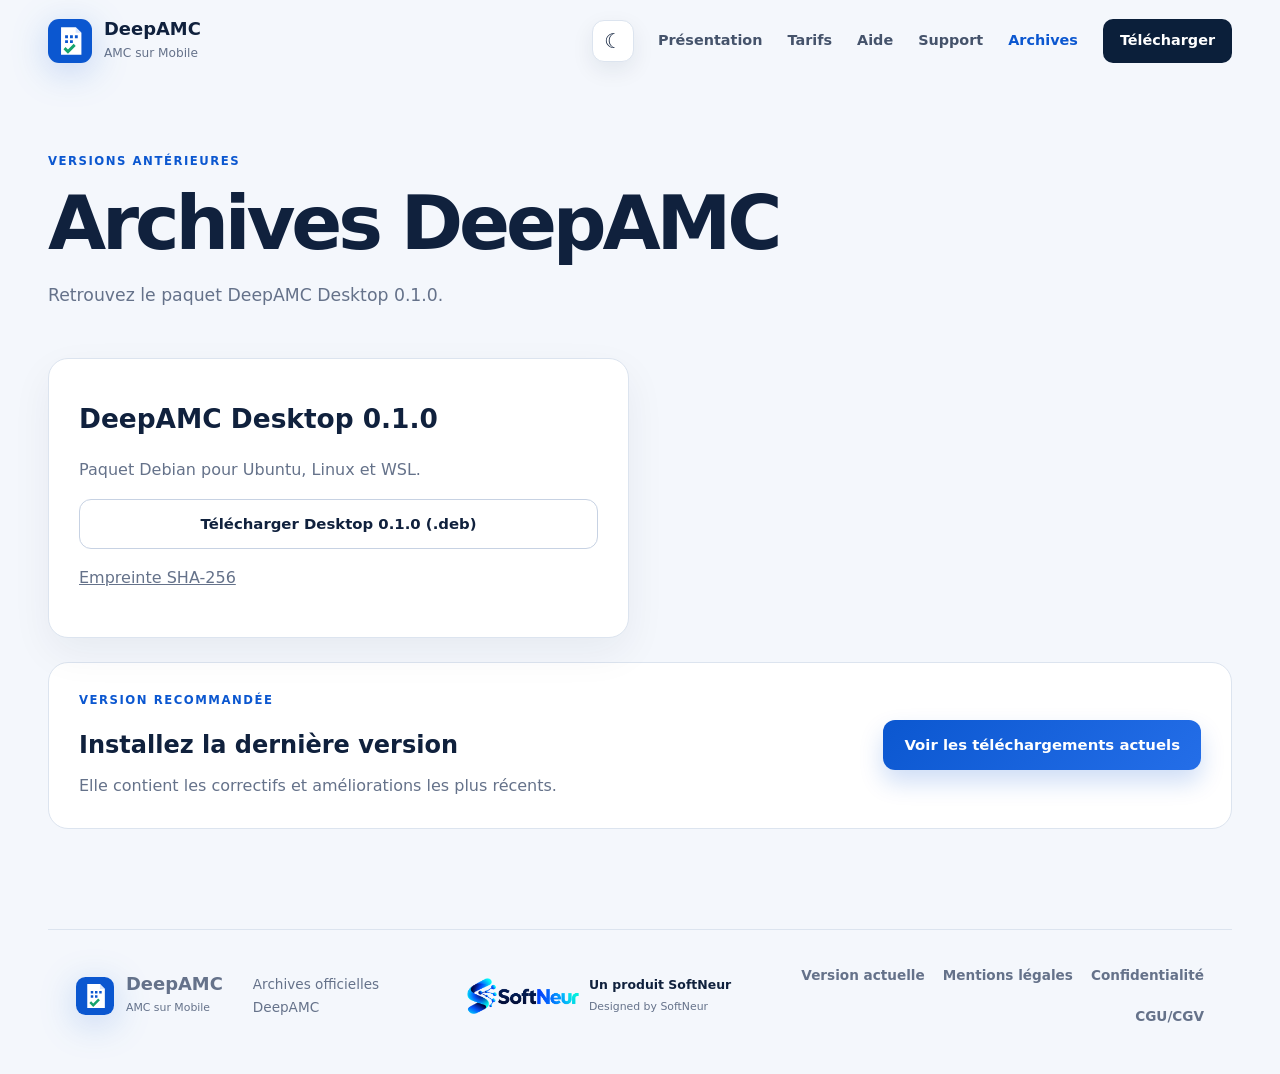
<file: archives/index.html>
<!doctype html>
<html lang="fr"><head><meta charset="utf-8"><meta name="viewport" content="width=device-width, initial-scale=1"><meta name="description" content="Archives des anciennes versions officielles de DeepAMC Mobile et Desktop."><link rel="canonical" href="https://deepamc.app/archives/"><title>Archives — DeepAMC</title><link rel="icon" href="/assets/deepamc-mark.svg" type="image/svg+xml"><link rel="stylesheet" href="/assets/site.css"></head>
<body><a class="skip-link" href="#contenu">Aller au contenu</a><header class="site-header"><a class="brand" href="/"><img src="/assets/deepamc-mark.svg" alt="" width="44" height="44"><span><strong>DeepAMC</strong><small>AMC sur Mobile</small></span></a><button class="menu-button" type="button" aria-expanded="false" aria-controls="main-navigation">Menu</button><nav id="main-navigation"><a href="/">Présentation</a><a href="/tarifs/">Tarifs</a><a href="/aide/">Aide</a><a href="/support/">Support</a><a class="active" href="/archives/">Archives</a><a class="nav-download" href="/telechargements/">Télécharger</a></nav></header>
<main id="contenu" class="page-main wide"><div class="page-heading"><p class="eyebrow">VERSIONS ANTÉRIEURES</p><h1>Archives DeepAMC</h1><p>Retrouvez le paquet DeepAMC Desktop 0.1.0.</p></div>
<section class="release-grid" aria-label="Version archivée">
  <article class="release-card" id="desktop">
    <h2>DeepAMC Desktop 0.1.0</h2>
    <p>Paquet Debian pour Ubuntu, Linux et WSL.</p>
    <div class="release-actions">
      <a class="button secondary" href="/downloads/deepamc-desktop_0.1.0_all.deb" download>Télécharger Desktop 0.1.0 (.deb)</a>
    </div>
    <p><a href="/downloads/deepamc-desktop_0.1.0_all.deb.sha256">Empreinte SHA-256</a></p>
  </article>
</section>
<section class="archive-callout"><div><p class="eyebrow">VERSION RECOMMANDÉE</p><h2>Installez la dernière version</h2><p>Elle contient les correctifs et améliorations les plus récents.</p></div><a class="button primary" href="/telechargements/">Voir les téléchargements actuels</a></section></main>
<footer><a class="brand footer-brand" href="/"><img src="/assets/deepamc-mark.svg" alt="" width="38" height="38"><span><strong>DeepAMC</strong><small>AMC sur Mobile</small></span></a><p>Archives officielles DeepAMC</p><a class="softneur-signature" href="https://softneur.com/" target="_blank" rel="noopener"><img src="/assets/softneur-logo.svg" alt="SoftNeur" width="112"><span><strong>Un produit SoftNeur</strong><small>Designed by SoftNeur</small></span></a><div class="footer-links"><a href="/telechargements/">Version actuelle</a><a href="/mentions-legales/">Mentions légales</a><a href="/confidentialite/">Confidentialité</a><a href="/cgu/">CGU/CGV</a></div></footer><script src="/assets/site.js"></script></body></html>
</file>
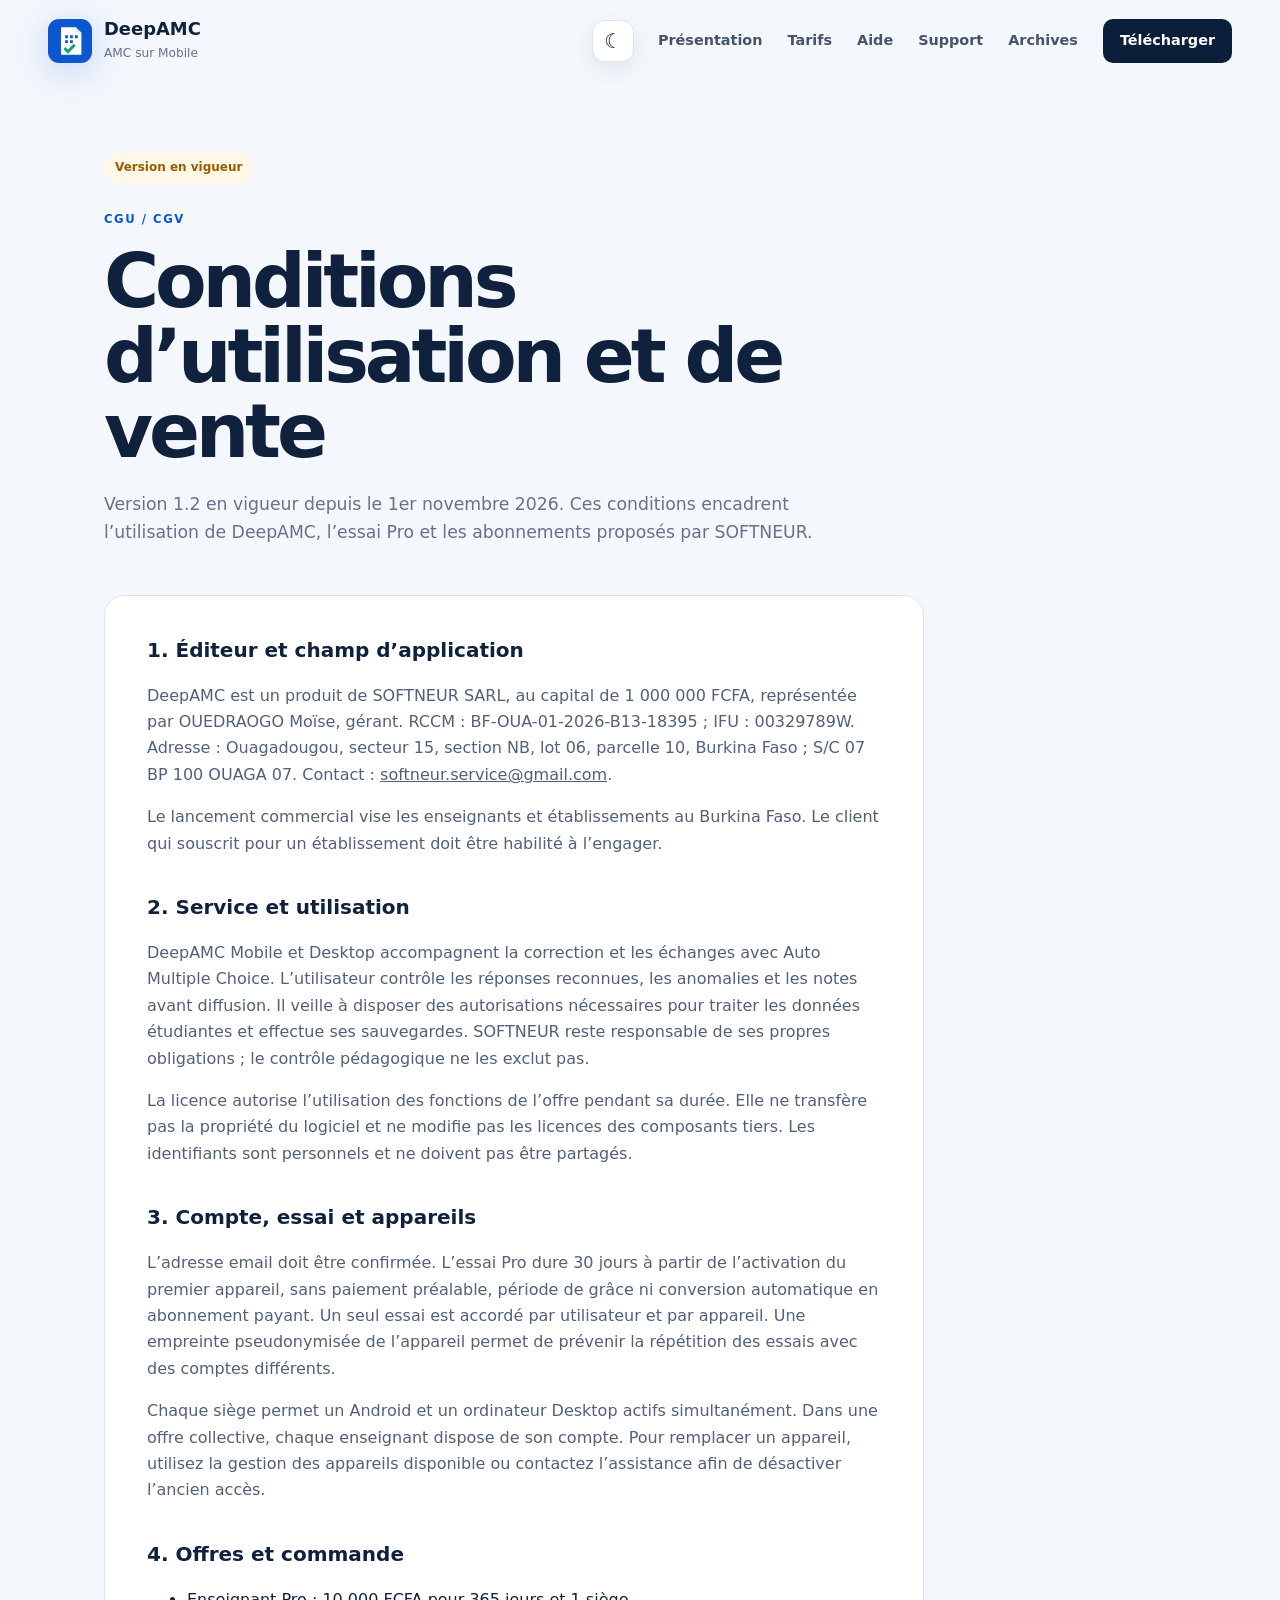
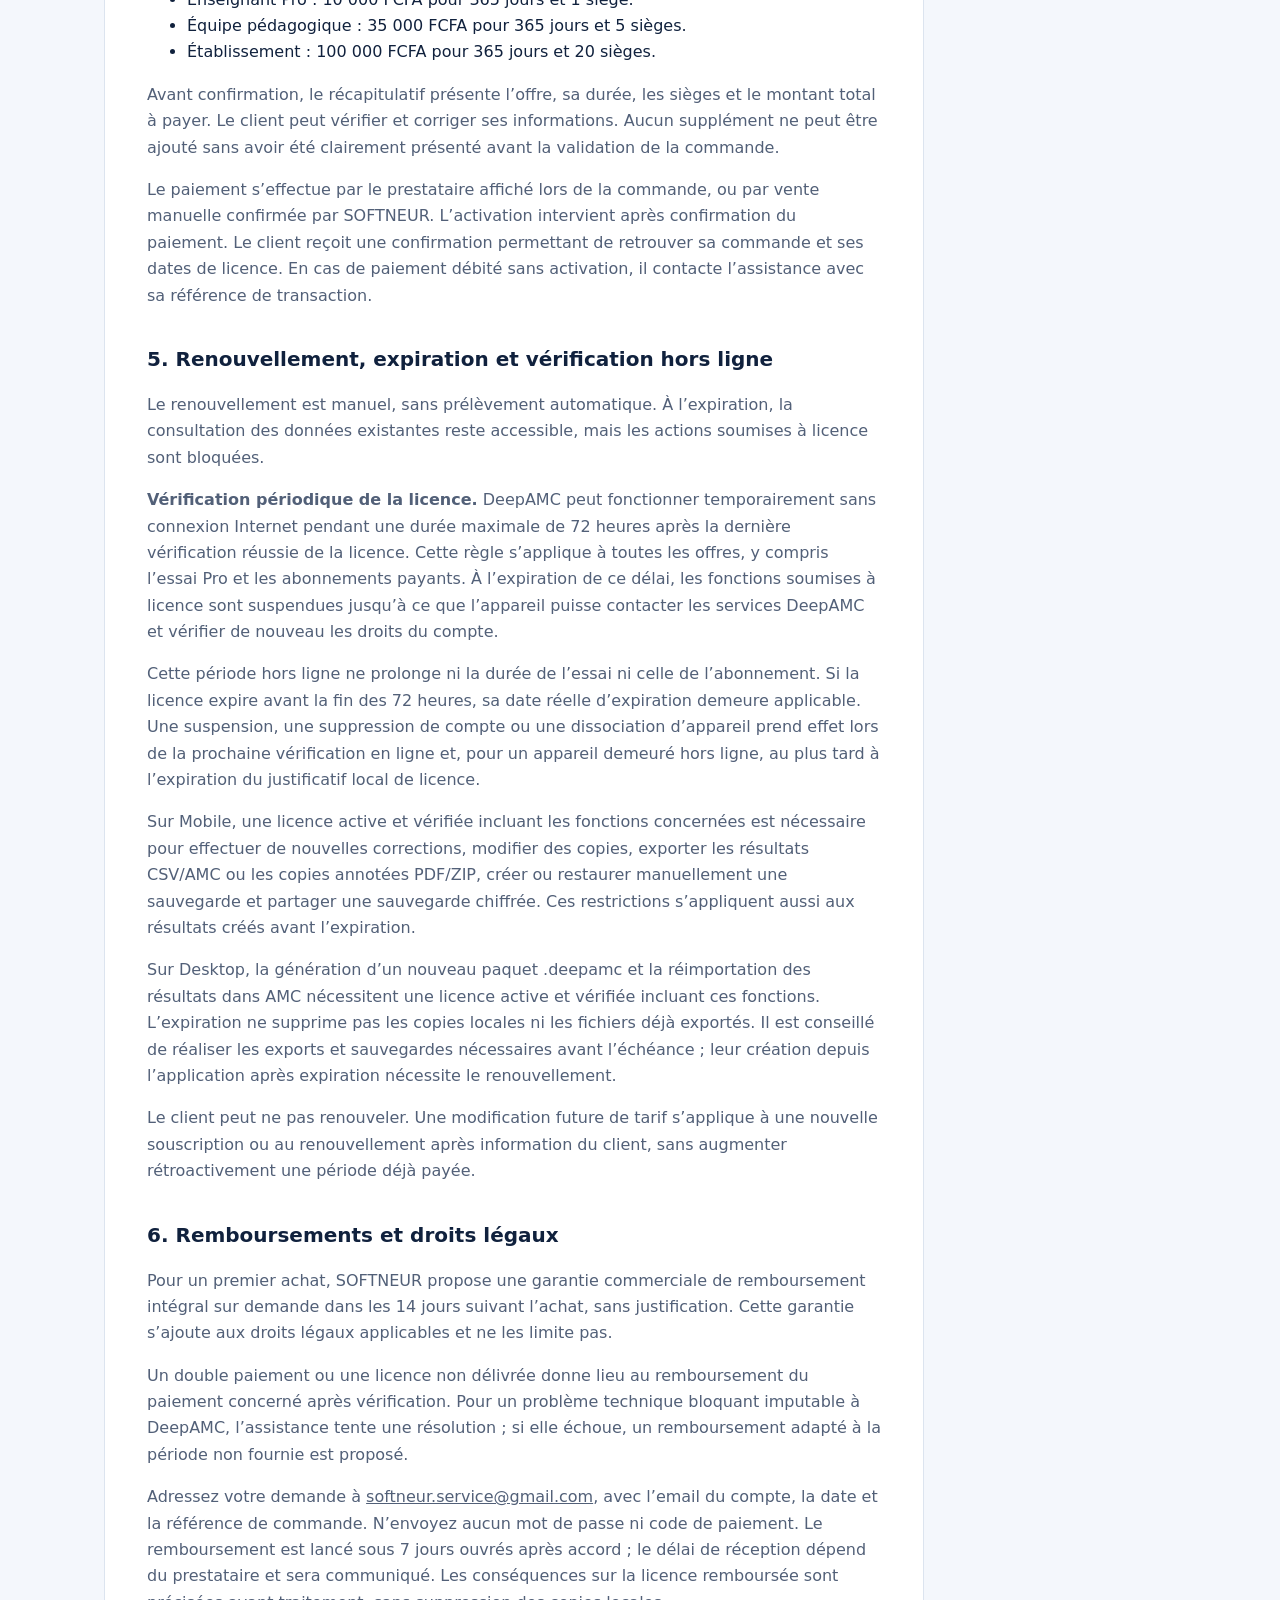
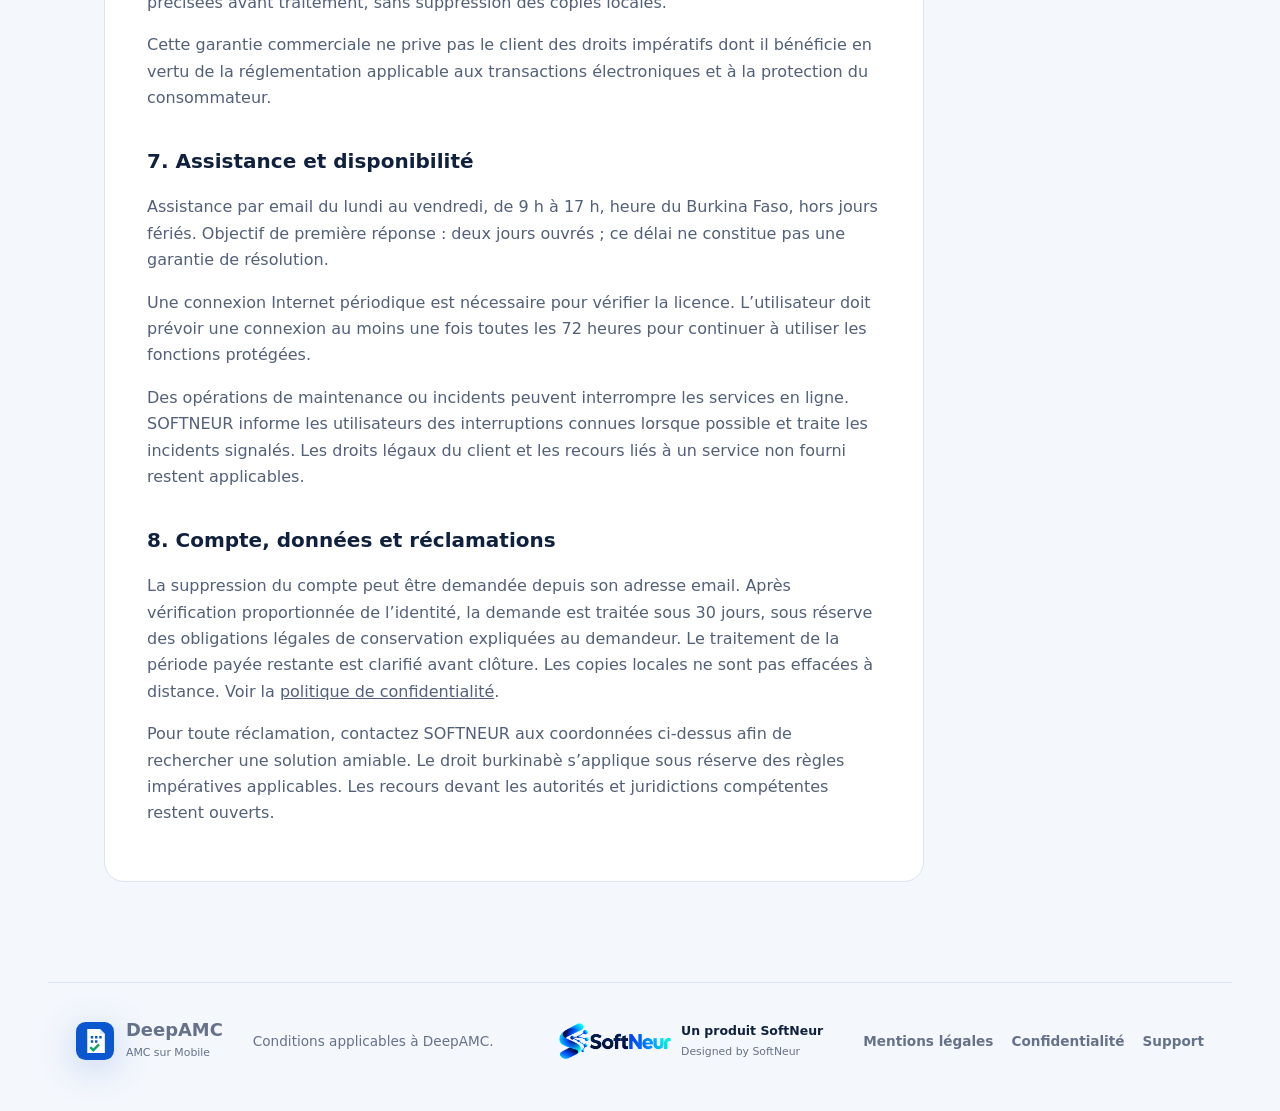
<file: cgu/index.html>
<!doctype html><html lang="fr"><head><meta charset="utf-8"><meta name="viewport" content="width=device-width, initial-scale=1"><meta name="description" content="Conditions d’utilisation et de vente de DeepAMC."><link rel="canonical" href="https://deepamc.app/cgu/"><title>CGU/CGV — DeepAMC</title><link rel="icon" href="/assets/deepamc-mark.svg" type="image/svg+xml"><link rel="stylesheet" href="/assets/site.css"></head><body><a class="skip-link" href="#contenu">Aller au contenu</a>
<header class="site-header"><a class="brand" href="/"><img src="/assets/deepamc-mark.svg" alt="" width="44" height="44"><span><strong>DeepAMC</strong><small>AMC sur Mobile</small></span></a><button class="menu-button" type="button" aria-expanded="false" aria-controls="main-navigation">Menu</button><nav id="main-navigation"><a href="/">Présentation</a><a href="/tarifs/">Tarifs</a><a href="/aide/">Aide</a><a href="/support/">Support</a><a href="/archives/">Archives</a><a class="nav-download" href="/telechargements/">Télécharger</a></nav></header>
<main id="contenu" class="legal-main">
<section class="page-heading"><span class="draft-badge">Version en vigueur</span><p class="eyebrow">CGU / CGV</p><h1>Conditions d’utilisation et de vente</h1><p>Version 1.2 en vigueur depuis le 1er novembre 2026. Ces conditions encadrent l’utilisation de DeepAMC, l’essai Pro et les abonnements proposés par SOFTNEUR.</p></section>
<article class="legal-content">
<h2>1. Éditeur et champ d’application</h2><p>DeepAMC est un produit de SOFTNEUR SARL, au capital de 1 000 000 FCFA, représentée par OUEDRAOGO Moïse, gérant. RCCM : BF-OUA-01-2026-B13-18395 ; IFU : 00329789W. Adresse : Ouagadougou, secteur 15, section NB, lot 06, parcelle 10, Burkina Faso ; S/C 07 BP 100 OUAGA 07. Contact : <a href="mailto:softneur.service@gmail.com">softneur.service@gmail.com</a>.</p><p>Le lancement commercial vise les enseignants et établissements au Burkina Faso. Le client qui souscrit pour un établissement doit être habilité à l’engager.</p>
<h2>2. Service et utilisation</h2><p>DeepAMC Mobile et Desktop accompagnent la correction et les échanges avec Auto Multiple Choice. L’utilisateur contrôle les réponses reconnues, les anomalies et les notes avant diffusion. Il veille à disposer des autorisations nécessaires pour traiter les données étudiantes et effectue ses sauvegardes. SOFTNEUR reste responsable de ses propres obligations ; le contrôle pédagogique ne les exclut pas.</p><p>La licence autorise l’utilisation des fonctions de l’offre pendant sa durée. Elle ne transfère pas la propriété du logiciel et ne modifie pas les licences des composants tiers. Les identifiants sont personnels et ne doivent pas être partagés.</p>
<h2>3. Compte, essai et appareils</h2><p>L’adresse email doit être confirmée. L’essai Pro dure 30 jours à partir de l’activation du premier appareil, sans paiement préalable, période de grâce ni conversion automatique en abonnement payant. Un seul essai est accordé par utilisateur et par appareil. Une empreinte pseudonymisée de l’appareil permet de prévenir la répétition des essais avec des comptes différents.</p><p>Chaque siège permet un Android et un ordinateur Desktop actifs simultanément. Dans une offre collective, chaque enseignant dispose de son compte. Pour remplacer un appareil, utilisez la gestion des appareils disponible ou contactez l’assistance afin de désactiver l’ancien accès.</p>
<h2>4. Offres et commande</h2><ul><li>Enseignant Pro : 10 000 FCFA pour 365 jours et 1 siège.</li><li>Équipe pédagogique : 35 000 FCFA pour 365 jours et 5 sièges.</li><li>Établissement : 100 000 FCFA pour 365 jours et 20 sièges.</li></ul><p>Avant confirmation, le récapitulatif présente l’offre, sa durée, les sièges et le montant total à payer. Le client peut vérifier et corriger ses informations. Aucun supplément ne peut être ajouté sans avoir été clairement présenté avant la validation de la commande.</p><p>Le paiement s’effectue par le prestataire affiché lors de la commande, ou par vente manuelle confirmée par SOFTNEUR. L’activation intervient après confirmation du paiement. Le client reçoit une confirmation permettant de retrouver sa commande et ses dates de licence. En cas de paiement débité sans activation, il contacte l’assistance avec sa référence de transaction.</p>
<h2>5. Renouvellement, expiration et vérification hors ligne</h2><p>Le renouvellement est manuel, sans prélèvement automatique. À l’expiration, la consultation des données existantes reste accessible, mais les actions soumises à licence sont bloquées.</p><p><strong>Vérification périodique de la licence.</strong> DeepAMC peut fonctionner temporairement sans connexion Internet pendant une durée maximale de 72 heures après la dernière vérification réussie de la licence. Cette règle s’applique à toutes les offres, y compris l’essai Pro et les abonnements payants. À l’expiration de ce délai, les fonctions soumises à licence sont suspendues jusqu’à ce que l’appareil puisse contacter les services DeepAMC et vérifier de nouveau les droits du compte.</p><p>Cette période hors ligne ne prolonge ni la durée de l’essai ni celle de l’abonnement. Si la licence expire avant la fin des 72 heures, sa date réelle d’expiration demeure applicable. Une suspension, une suppression de compte ou une dissociation d’appareil prend effet lors de la prochaine vérification en ligne et, pour un appareil demeuré hors ligne, au plus tard à l’expiration du justificatif local de licence.</p><p>Sur Mobile, une licence active et vérifiée incluant les fonctions concernées est nécessaire pour effectuer de nouvelles corrections, modifier des copies, exporter les résultats CSV/AMC ou les copies annotées PDF/ZIP, créer ou restaurer manuellement une sauvegarde et partager une sauvegarde chiffrée. Ces restrictions s’appliquent aussi aux résultats créés avant l’expiration.</p><p>Sur Desktop, la génération d’un nouveau paquet .deepamc et la réimportation des résultats dans AMC nécessitent une licence active et vérifiée incluant ces fonctions. L’expiration ne supprime pas les copies locales ni les fichiers déjà exportés. Il est conseillé de réaliser les exports et sauvegardes nécessaires avant l’échéance ; leur création depuis l’application après expiration nécessite le renouvellement.</p><p>Le client peut ne pas renouveler. Une modification future de tarif s’applique à une nouvelle souscription ou au renouvellement après information du client, sans augmenter rétroactivement une période déjà payée.</p>
<h2>6. Remboursements et droits légaux</h2><p>Pour un premier achat, SOFTNEUR propose une garantie commerciale de remboursement intégral sur demande dans les 14 jours suivant l’achat, sans justification. Cette garantie s’ajoute aux droits légaux applicables et ne les limite pas.</p><p>Un double paiement ou une licence non délivrée donne lieu au remboursement du paiement concerné après vérification. Pour un problème technique bloquant imputable à DeepAMC, l’assistance tente une résolution ; si elle échoue, un remboursement adapté à la période non fournie est proposé.</p><p>Adressez votre demande à <a href="mailto:softneur.service@gmail.com">softneur.service@gmail.com</a>, avec l’email du compte, la date et la référence de commande. N’envoyez aucun mot de passe ni code de paiement. Le remboursement est lancé sous 7 jours ouvrés après accord ; le délai de réception dépend du prestataire et sera communiqué. Les conséquences sur la licence remboursée sont précisées avant traitement, sans suppression des copies locales.</p><p>Cette garantie commerciale ne prive pas le client des droits impératifs dont il bénéficie en vertu de la réglementation applicable aux transactions électroniques et à la protection du consommateur.</p>
<h2>7. Assistance et disponibilité</h2><p>Assistance par email du lundi au vendredi, de 9 h à 17 h, heure du Burkina Faso, hors jours fériés. Objectif de première réponse : deux jours ouvrés ; ce délai ne constitue pas une garantie de résolution.</p><p>Une connexion Internet périodique est nécessaire pour vérifier la licence. L’utilisateur doit prévoir une connexion au moins une fois toutes les 72 heures pour continuer à utiliser les fonctions protégées.</p><p>Des opérations de maintenance ou incidents peuvent interrompre les services en ligne. SOFTNEUR informe les utilisateurs des interruptions connues lorsque possible et traite les incidents signalés. Les droits légaux du client et les recours liés à un service non fourni restent applicables.</p>
<h2>8. Compte, données et réclamations</h2><p>La suppression du compte peut être demandée depuis son adresse email. Après vérification proportionnée de l’identité, la demande est traitée sous 30 jours, sous réserve des obligations légales de conservation expliquées au demandeur. Le traitement de la période payée restante est clarifié avant clôture. Les copies locales ne sont pas effacées à distance. Voir la <a href="/confidentialite/">politique de confidentialité</a>.</p><p>Pour toute réclamation, contactez SOFTNEUR aux coordonnées ci-dessus afin de rechercher une solution amiable. Le droit burkinabè s’applique sous réserve des règles impératives applicables. Les recours devant les autorités et juridictions compétentes restent ouverts.</p>
</article></main>
<footer><a class="brand footer-brand" href="/"><img src="/assets/deepamc-mark.svg" alt="" width="38" height="38"><span><strong>DeepAMC</strong><small>AMC sur Mobile</small></span></a><p>Conditions applicables à DeepAMC.</p><a class="softneur-signature" href="https://softneur.com/" target="_blank" rel="noopener"><img src="/assets/softneur-logo.svg" alt="SoftNeur" width="112"><span><strong>Un produit SoftNeur</strong><small>Designed by SoftNeur</small></span></a><div class="footer-links"><a href="/mentions-legales/">Mentions légales</a><a href="/confidentialite/">Confidentialité</a><a href="/support/">Support</a></div></footer><script src="/assets/site.js"></script></body></html>
</file>
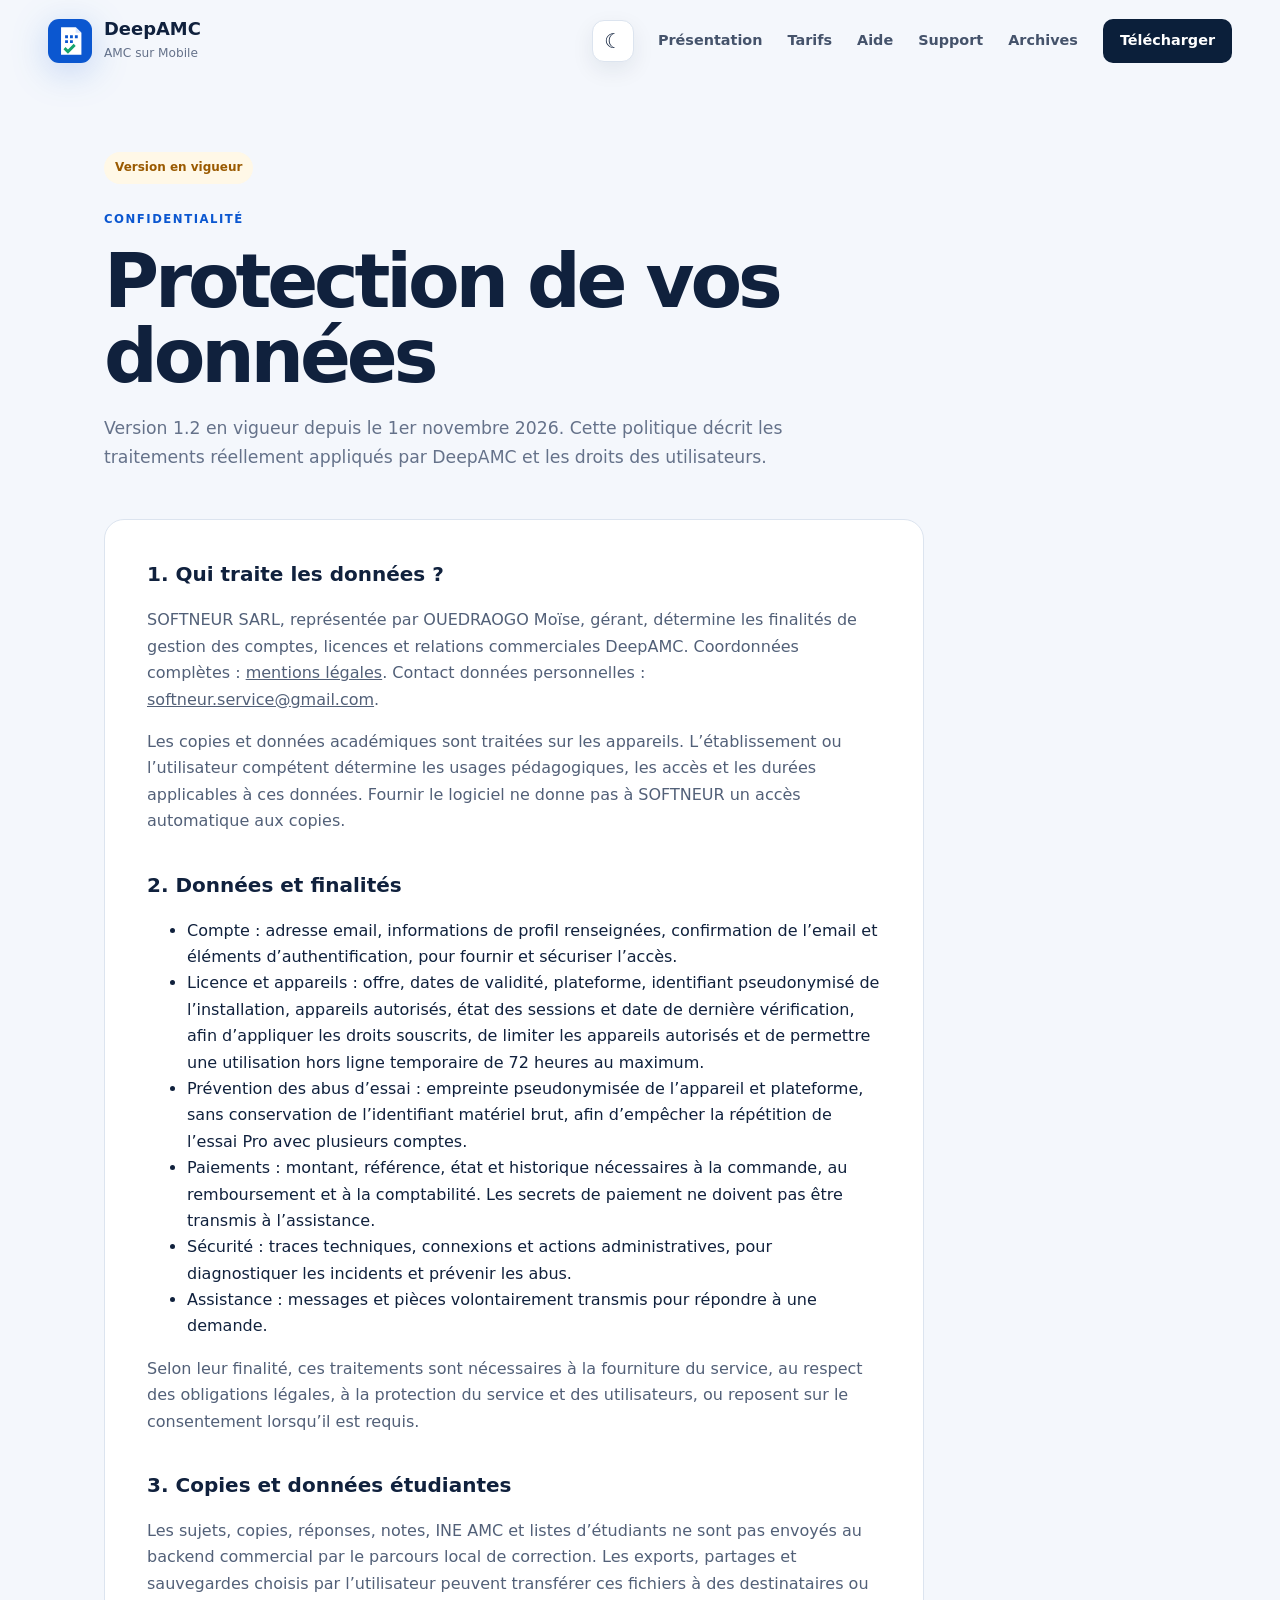
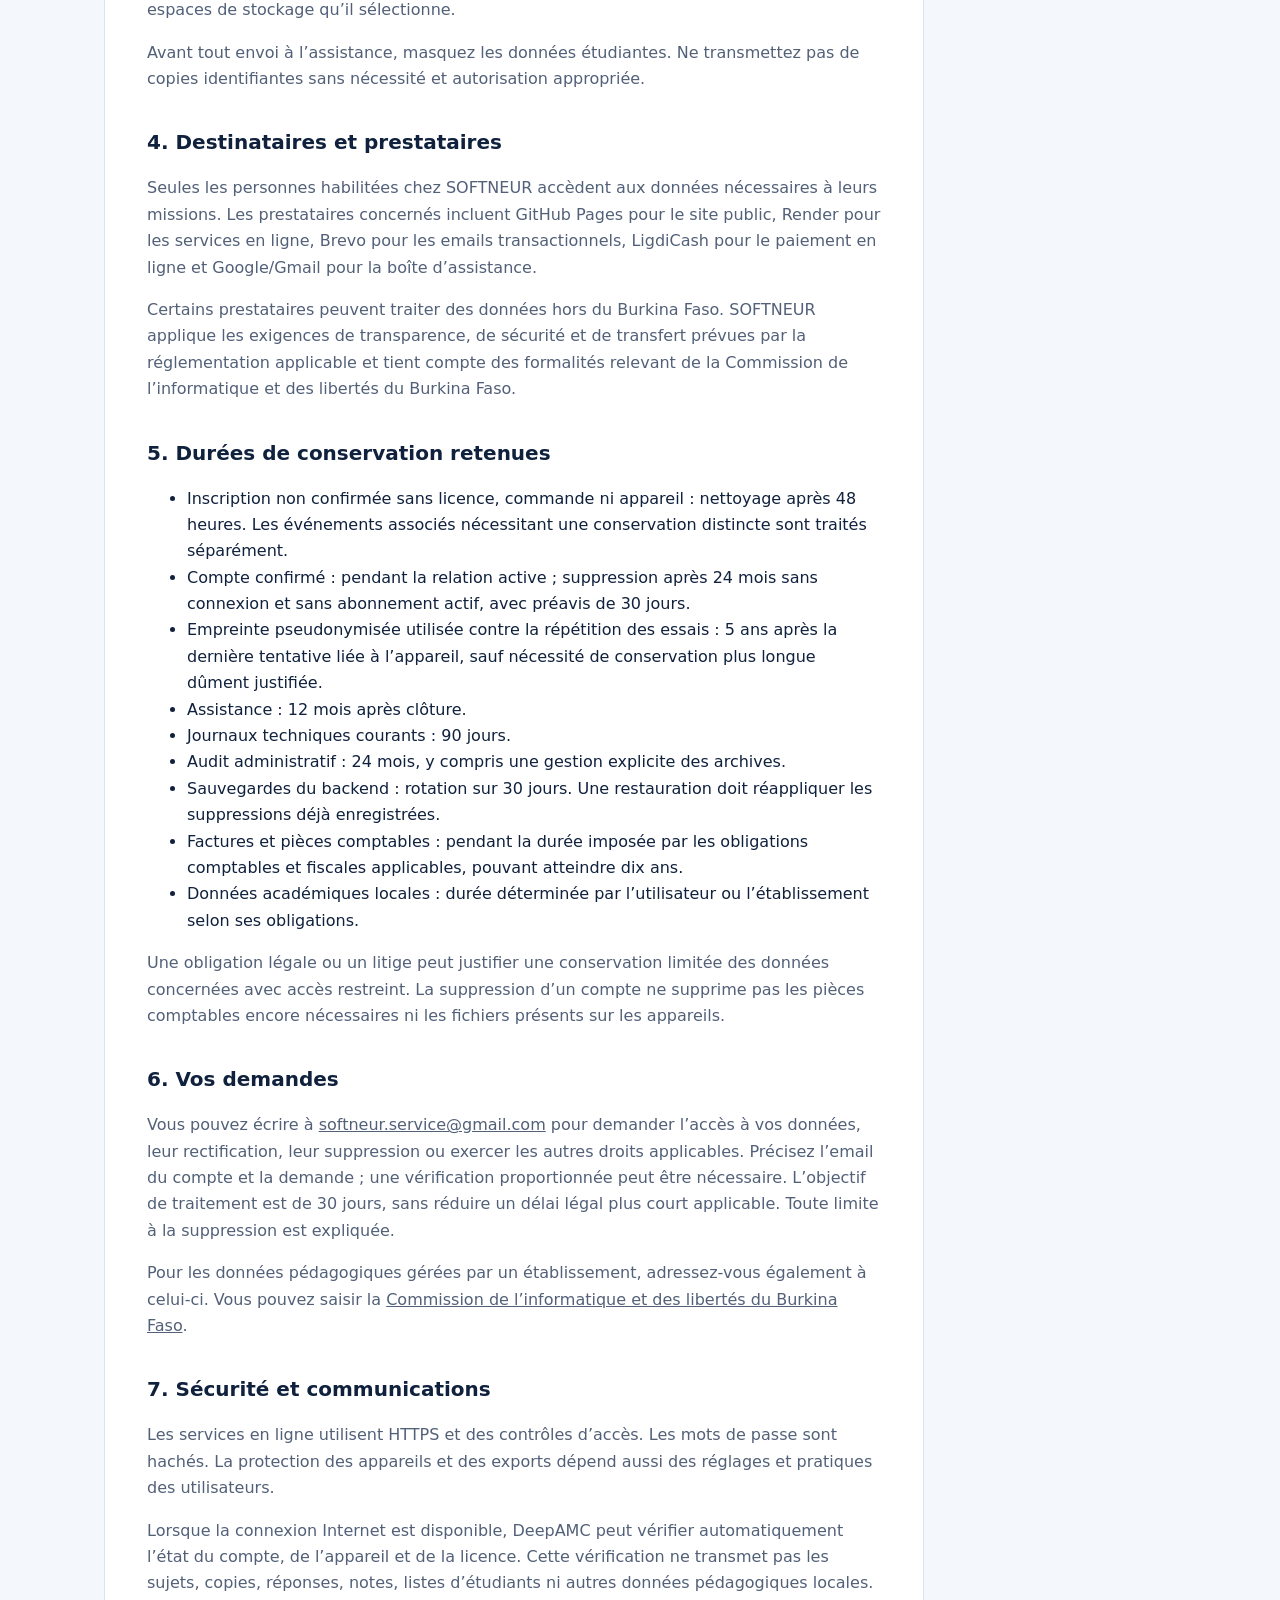
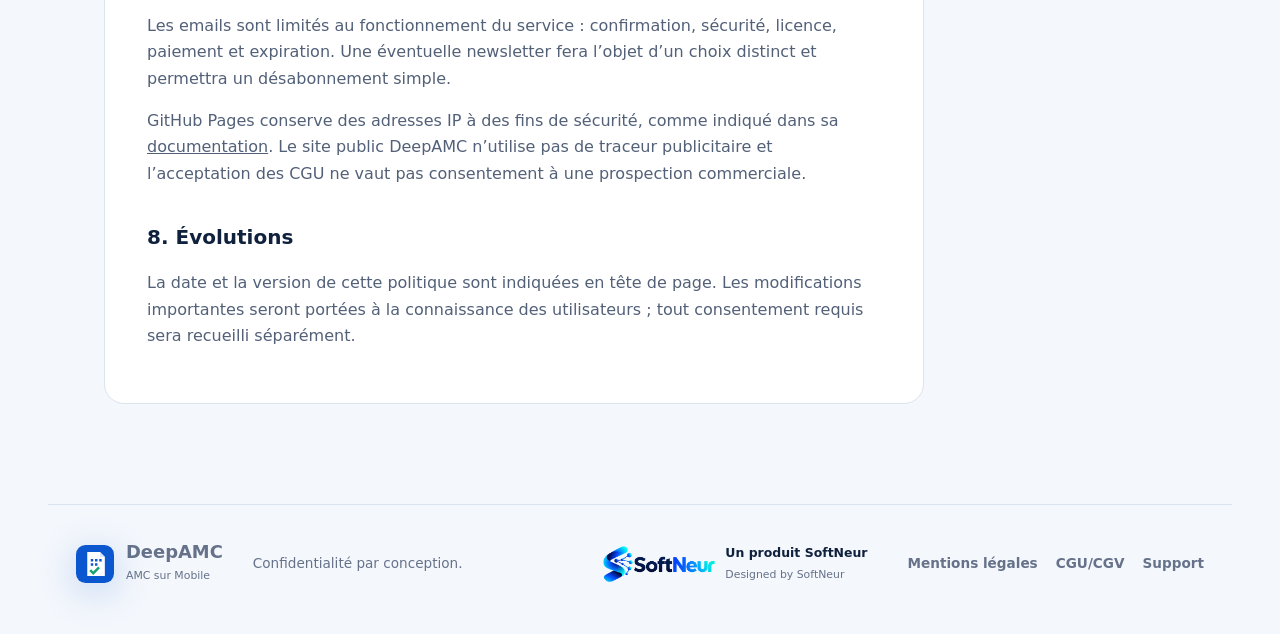
<file: confidentialite/index.html>
<!doctype html><html lang="fr"><head><meta charset="utf-8"><meta name="viewport" content="width=device-width, initial-scale=1"><meta name="description" content="Principes de confidentialité de DeepAMC."><link rel="canonical" href="https://deepamc.app/confidentialite/"><title>Confidentialité — DeepAMC</title><link rel="icon" href="/assets/deepamc-mark.svg" type="image/svg+xml"><link rel="stylesheet" href="/assets/site.css"></head><body><a class="skip-link" href="#contenu">Aller au contenu</a>
<header class="site-header"><a class="brand" href="/"><img src="/assets/deepamc-mark.svg" alt="" width="44" height="44"><span><strong>DeepAMC</strong><small>AMC sur Mobile</small></span></a><button class="menu-button" type="button" aria-expanded="false" aria-controls="main-navigation">Menu</button><nav id="main-navigation"><a href="/">Présentation</a><a href="/tarifs/">Tarifs</a><a href="/aide/">Aide</a><a href="/support/">Support</a><a href="/archives/">Archives</a><a class="nav-download" href="/telechargements/">Télécharger</a></nav></header>
<main id="contenu" class="legal-main">
<section class="page-heading"><span class="draft-badge">Version en vigueur</span><p class="eyebrow">CONFIDENTIALITÉ</p><h1>Protection de vos données</h1><p>Version 1.2 en vigueur depuis le 1er novembre 2026. Cette politique décrit les traitements réellement appliqués par DeepAMC et les droits des utilisateurs.</p></section>
<article class="legal-content">
<h2>1. Qui traite les données ?</h2><p>SOFTNEUR SARL, représentée par OUEDRAOGO Moïse, gérant, détermine les finalités de gestion des comptes, licences et relations commerciales DeepAMC. Coordonnées complètes : <a href="/mentions-legales/">mentions légales</a>. Contact données personnelles : <a href="mailto:softneur.service@gmail.com">softneur.service@gmail.com</a>.</p><p>Les copies et données académiques sont traitées sur les appareils. L’établissement ou l’utilisateur compétent détermine les usages pédagogiques, les accès et les durées applicables à ces données. Fournir le logiciel ne donne pas à SOFTNEUR un accès automatique aux copies.</p>
<h2>2. Données et finalités</h2><ul><li>Compte : adresse email, informations de profil renseignées, confirmation de l’email et éléments d’authentification, pour fournir et sécuriser l’accès.</li><li>Licence et appareils : offre, dates de validité, plateforme, identifiant pseudonymisé de l’installation, appareils autorisés, état des sessions et date de dernière vérification, afin d’appliquer les droits souscrits, de limiter les appareils autorisés et de permettre une utilisation hors ligne temporaire de 72 heures au maximum.</li><li>Prévention des abus d’essai : empreinte pseudonymisée de l’appareil et plateforme, sans conservation de l’identifiant matériel brut, afin d’empêcher la répétition de l’essai Pro avec plusieurs comptes.</li><li>Paiements : montant, référence, état et historique nécessaires à la commande, au remboursement et à la comptabilité. Les secrets de paiement ne doivent pas être transmis à l’assistance.</li><li>Sécurité : traces techniques, connexions et actions administratives, pour diagnostiquer les incidents et prévenir les abus.</li><li>Assistance : messages et pièces volontairement transmis pour répondre à une demande.</li></ul><p>Selon leur finalité, ces traitements sont nécessaires à la fourniture du service, au respect des obligations légales, à la protection du service et des utilisateurs, ou reposent sur le consentement lorsqu’il est requis.</p>
<h2>3. Copies et données étudiantes</h2><p>Les sujets, copies, réponses, notes, INE AMC et listes d’étudiants ne sont pas envoyés au backend commercial par le parcours local de correction. Les exports, partages et sauvegardes choisis par l’utilisateur peuvent transférer ces fichiers à des destinataires ou espaces de stockage qu’il sélectionne.</p><p>Avant tout envoi à l’assistance, masquez les données étudiantes. Ne transmettez pas de copies identifiantes sans nécessité et autorisation appropriée.</p>
<h2>4. Destinataires et prestataires</h2><p>Seules les personnes habilitées chez SOFTNEUR accèdent aux données nécessaires à leurs missions. Les prestataires concernés incluent GitHub Pages pour le site public, Render pour les services en ligne, Brevo pour les emails transactionnels, LigdiCash pour le paiement en ligne et Google/Gmail pour la boîte d’assistance.</p><p>Certains prestataires peuvent traiter des données hors du Burkina Faso. SOFTNEUR applique les exigences de transparence, de sécurité et de transfert prévues par la réglementation applicable et tient compte des formalités relevant de la Commission de l’informatique et des libertés du Burkina Faso.</p>
<h2>5. Durées de conservation retenues</h2><ul><li>Inscription non confirmée sans licence, commande ni appareil : nettoyage après 48 heures. Les événements associés nécessitant une conservation distincte sont traités séparément.</li><li>Compte confirmé : pendant la relation active ; suppression après 24 mois sans connexion et sans abonnement actif, avec préavis de 30 jours.</li><li>Empreinte pseudonymisée utilisée contre la répétition des essais : 5 ans après la dernière tentative liée à l’appareil, sauf nécessité de conservation plus longue dûment justifiée.</li><li>Assistance : 12 mois après clôture.</li><li>Journaux techniques courants : 90 jours.</li><li>Audit administratif : 24 mois, y compris une gestion explicite des archives.</li><li>Sauvegardes du backend : rotation sur 30 jours. Une restauration doit réappliquer les suppressions déjà enregistrées.</li><li>Factures et pièces comptables : pendant la durée imposée par les obligations comptables et fiscales applicables, pouvant atteindre dix ans.</li><li>Données académiques locales : durée déterminée par l’utilisateur ou l’établissement selon ses obligations.</li></ul><p>Une obligation légale ou un litige peut justifier une conservation limitée des données concernées avec accès restreint. La suppression d’un compte ne supprime pas les pièces comptables encore nécessaires ni les fichiers présents sur les appareils.</p>
<h2>6. Vos demandes</h2><p>Vous pouvez écrire à <a href="mailto:softneur.service@gmail.com">softneur.service@gmail.com</a> pour demander l’accès à vos données, leur rectification, leur suppression ou exercer les autres droits applicables. Précisez l’email du compte et la demande ; une vérification proportionnée peut être nécessaire. L’objectif de traitement est de 30 jours, sans réduire un délai légal plus court applicable. Toute limite à la suppression est expliquée.</p><p>Pour les données pédagogiques gérées par un établissement, adressez-vous également à celui-ci. Vous pouvez saisir la <a href="https://cil.bf/">Commission de l’informatique et des libertés du Burkina Faso</a>.</p>
<h2>7. Sécurité et communications</h2><p>Les services en ligne utilisent HTTPS et des contrôles d’accès. Les mots de passe sont hachés. La protection des appareils et des exports dépend aussi des réglages et pratiques des utilisateurs.</p><p>Lorsque la connexion Internet est disponible, DeepAMC peut vérifier automatiquement l’état du compte, de l’appareil et de la licence. Cette vérification ne transmet pas les sujets, copies, réponses, notes, listes d’étudiants ni autres données pédagogiques locales.</p><p>Les emails sont limités au fonctionnement du service : confirmation, sécurité, licence, paiement et expiration. Une éventuelle newsletter fera l’objet d’un choix distinct et permettra un désabonnement simple.</p><p>GitHub Pages conserve des adresses IP à des fins de sécurité, comme indiqué dans sa <a href="https://docs.github.com/en/pages/getting-started-with-github-pages/what-is-github-pages">documentation</a>. Le site public DeepAMC n’utilise pas de traceur publicitaire et l’acceptation des CGU ne vaut pas consentement à une prospection commerciale.</p>
<h2>8. Évolutions</h2><p>La date et la version de cette politique sont indiquées en tête de page. Les modifications importantes seront portées à la connaissance des utilisateurs ; tout consentement requis sera recueilli séparément.</p>
</article></main>
<footer><a class="brand footer-brand" href="/"><img src="/assets/deepamc-mark.svg" alt="" width="38" height="38"><span><strong>DeepAMC</strong><small>AMC sur Mobile</small></span></a><p>Confidentialité par conception.</p><a class="softneur-signature" href="https://softneur.com/" target="_blank" rel="noopener"><img src="/assets/softneur-logo.svg" alt="SoftNeur" width="112"><span><strong>Un produit SoftNeur</strong><small>Designed by SoftNeur</small></span></a><div class="footer-links"><a href="/mentions-legales/">Mentions légales</a><a href="/cgu/">CGU/CGV</a><a href="/support/">Support</a></div></footer><script src="/assets/site.js"></script></body></html>
</file>
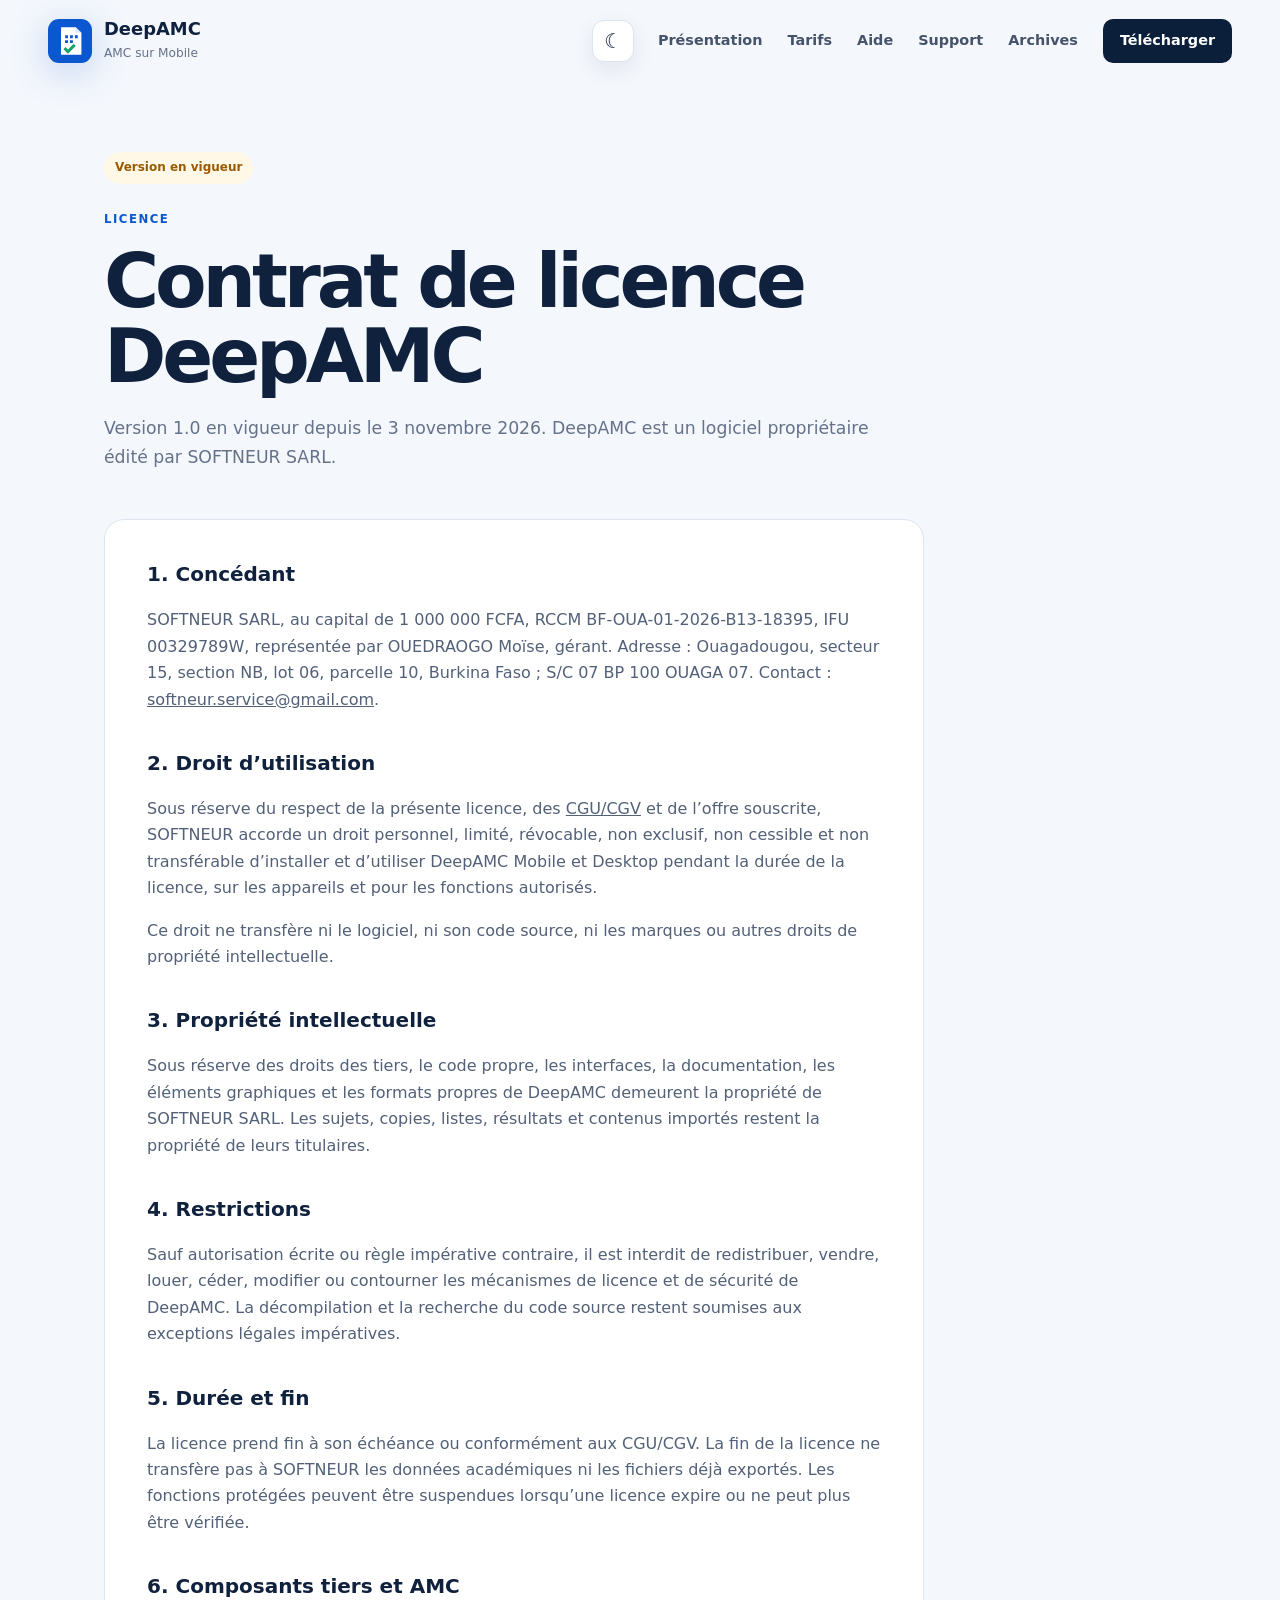
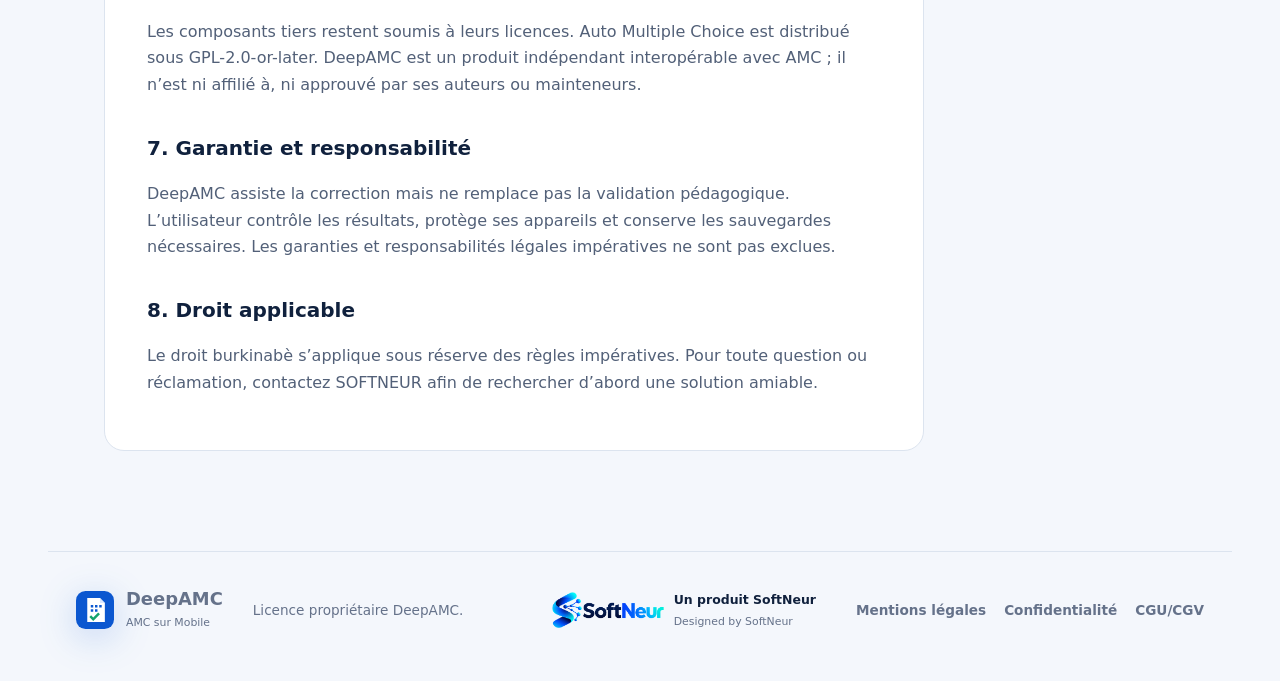
<file: licence/index.html>
<!doctype html><html lang="fr"><head><meta charset="utf-8"><meta name="viewport" content="width=device-width, initial-scale=1"><meta name="description" content="Contrat de licence propriétaire DeepAMC édité par SOFTNEUR SARL."><link rel="canonical" href="https://deepamc.app/licence/"><title>Licence DeepAMC — SOFTNEUR</title><link rel="icon" href="/assets/deepamc-mark.svg" type="image/svg+xml"><link rel="stylesheet" href="/assets/site.css"></head><body><a class="skip-link" href="#contenu">Aller au contenu</a>
<header class="site-header"><a class="brand" href="/"><img src="/assets/deepamc-mark.svg" alt="" width="44" height="44"><span><strong>DeepAMC</strong><small>AMC sur Mobile</small></span></a><button class="menu-button" type="button" aria-expanded="false" aria-controls="main-navigation">Menu</button><nav id="main-navigation"><a href="/">Présentation</a><a href="/tarifs/">Tarifs</a><a href="/aide/">Aide</a><a href="/support/">Support</a><a href="/archives/">Archives</a><a class="nav-download" href="/telechargements/">Télécharger</a></nav></header>
<main id="contenu" class="legal-main"><section class="page-heading"><span class="draft-badge">Version en vigueur</span><p class="eyebrow">LICENCE</p><h1>Contrat de licence DeepAMC</h1><p>Version 1.0 en vigueur depuis le 3 novembre 2026. DeepAMC est un logiciel propriétaire édité par SOFTNEUR SARL.</p></section><article class="legal-content">
<h2>1. Concédant</h2><p>SOFTNEUR SARL, au capital de 1 000 000 FCFA, RCCM BF-OUA-01-2026-B13-18395, IFU 00329789W, représentée par OUEDRAOGO Moïse, gérant. Adresse : Ouagadougou, secteur 15, section NB, lot 06, parcelle 10, Burkina Faso ; S/C 07 BP 100 OUAGA 07. Contact : <a href="mailto:softneur.service@gmail.com">softneur.service@gmail.com</a>.</p>
<h2>2. Droit d’utilisation</h2><p>Sous réserve du respect de la présente licence, des <a href="/cgu/">CGU/CGV</a> et de l’offre souscrite, SOFTNEUR accorde un droit personnel, limité, révocable, non exclusif, non cessible et non transférable d’installer et d’utiliser DeepAMC Mobile et Desktop pendant la durée de la licence, sur les appareils et pour les fonctions autorisés.</p><p>Ce droit ne transfère ni le logiciel, ni son code source, ni les marques ou autres droits de propriété intellectuelle.</p>
<h2>3. Propriété intellectuelle</h2><p>Sous réserve des droits des tiers, le code propre, les interfaces, la documentation, les éléments graphiques et les formats propres de DeepAMC demeurent la propriété de SOFTNEUR SARL. Les sujets, copies, listes, résultats et contenus importés restent la propriété de leurs titulaires.</p>
<h2>4. Restrictions</h2><p>Sauf autorisation écrite ou règle impérative contraire, il est interdit de redistribuer, vendre, louer, céder, modifier ou contourner les mécanismes de licence et de sécurité de DeepAMC. La décompilation et la recherche du code source restent soumises aux exceptions légales impératives.</p>
<h2>5. Durée et fin</h2><p>La licence prend fin à son échéance ou conformément aux CGU/CGV. La fin de la licence ne transfère pas à SOFTNEUR les données académiques ni les fichiers déjà exportés. Les fonctions protégées peuvent être suspendues lorsqu’une licence expire ou ne peut plus être vérifiée.</p>
<h2>6. Composants tiers et AMC</h2><p>Les composants tiers restent soumis à leurs licences. Auto Multiple Choice est distribué sous GPL-2.0-or-later. DeepAMC est un produit indépendant interopérable avec AMC ; il n’est ni affilié à, ni approuvé par ses auteurs ou mainteneurs.</p>
<h2>7. Garantie et responsabilité</h2><p>DeepAMC assiste la correction mais ne remplace pas la validation pédagogique. L’utilisateur contrôle les résultats, protège ses appareils et conserve les sauvegardes nécessaires. Les garanties et responsabilités légales impératives ne sont pas exclues.</p>
<h2>8. Droit applicable</h2><p>Le droit burkinabè s’applique sous réserve des règles impératives. Pour toute question ou réclamation, contactez SOFTNEUR afin de rechercher d’abord une solution amiable.</p>
</article></main>
<footer><a class="brand footer-brand" href="/"><img src="/assets/deepamc-mark.svg" alt="" width="38" height="38"><span><strong>DeepAMC</strong><small>AMC sur Mobile</small></span></a><p>Licence propriétaire DeepAMC.</p><a class="softneur-signature" href="https://softneur.com/" target="_blank" rel="noopener"><img src="/assets/softneur-logo.svg" alt="SoftNeur" width="112"><span><strong>Un produit SoftNeur</strong><small>Designed by SoftNeur</small></span></a><div class="footer-links"><a href="/mentions-legales/">Mentions légales</a><a href="/confidentialite/">Confidentialité</a><a href="/cgu/">CGU/CGV</a></div></footer><script src="/assets/site.js"></script></body></html>
</file>
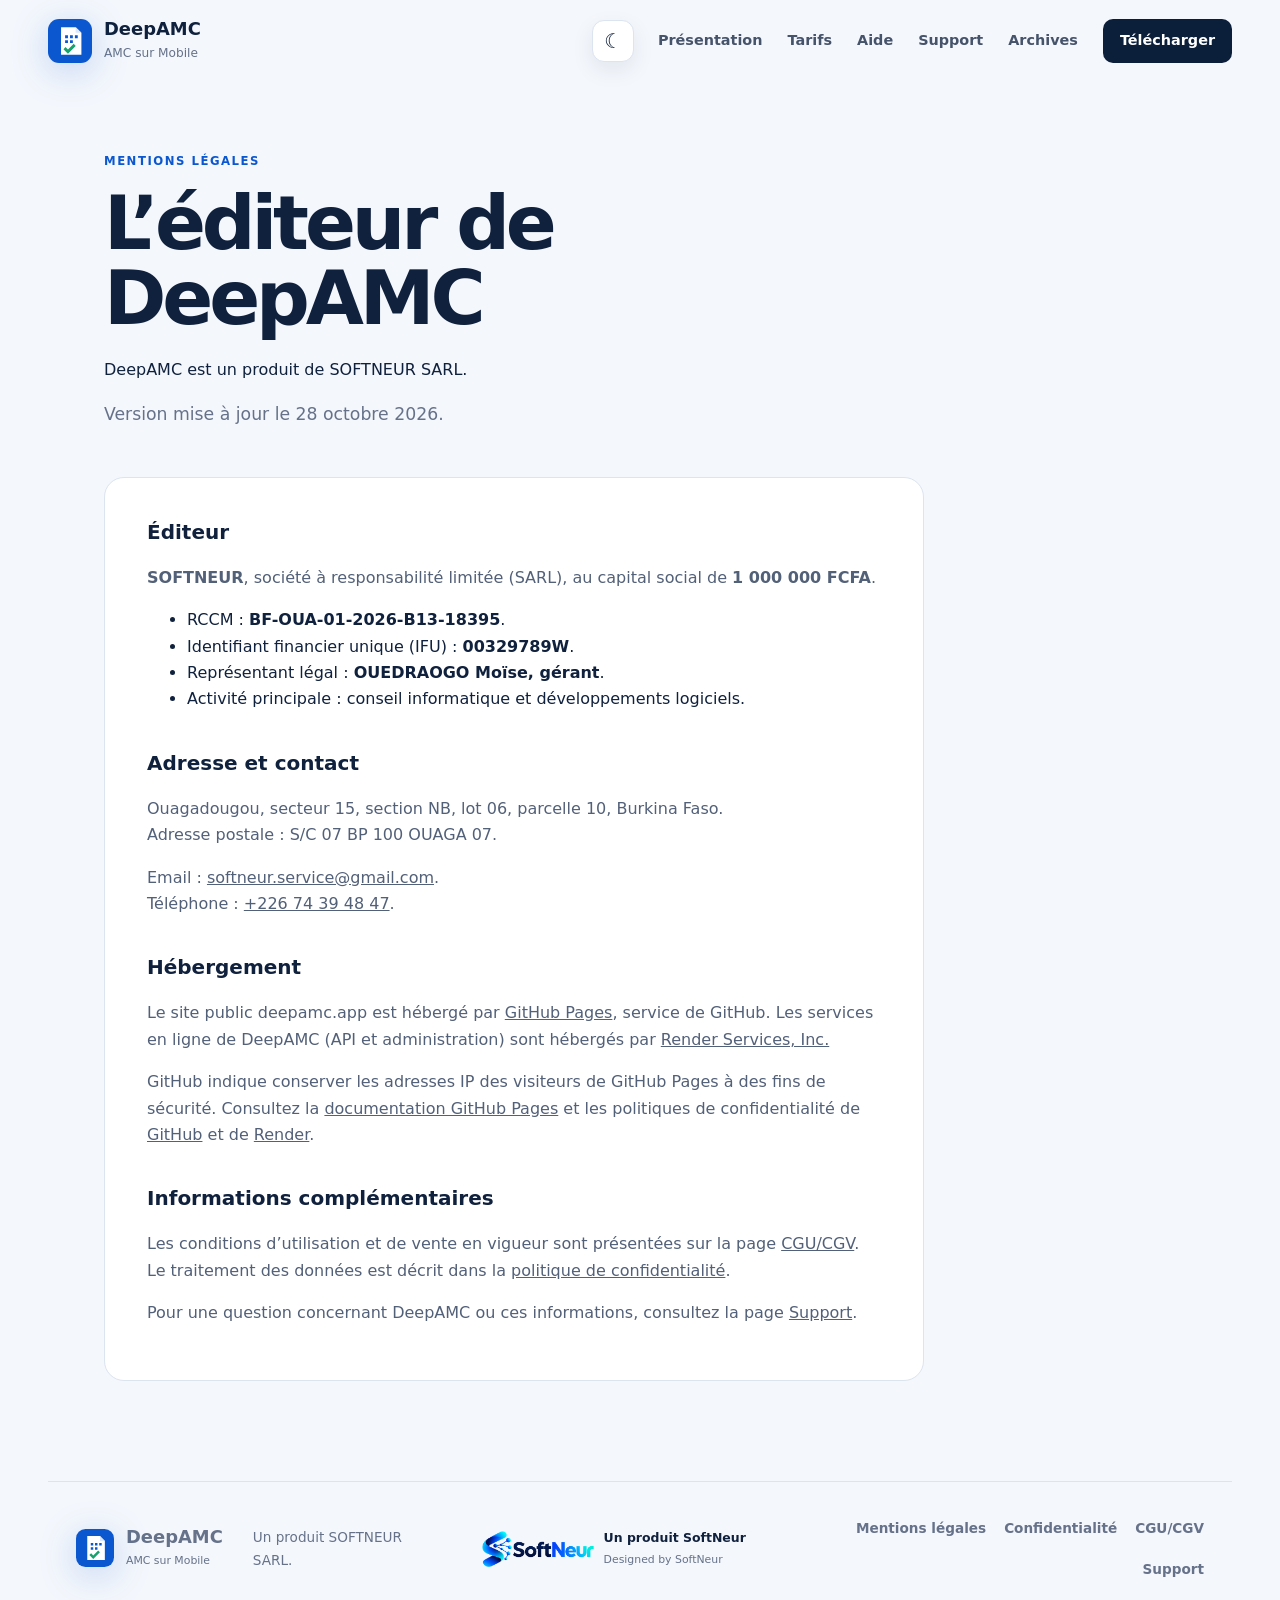
<file: mentions-legales/index.html>
<!doctype html>
<html lang="fr">
<head><meta charset="utf-8"><meta name="viewport" content="width=device-width, initial-scale=1"><meta name="description" content="Identité de SOFTNEUR SARL, éditeur de DeepAMC, et coordonnées de contact."><link rel="canonical" href="https://deepamc.app/mentions-legales/"><title>Mentions légales — DeepAMC</title><link rel="icon" href="/assets/deepamc-mark.svg" type="image/svg+xml"><link rel="stylesheet" href="/assets/site.css"></head>
<body><a class="skip-link" href="#contenu">Aller au contenu</a>
<header class="site-header"><a class="brand" href="/"><img src="/assets/deepamc-mark.svg" alt="" width="44" height="44"><span><strong>DeepAMC</strong><small>AMC sur Mobile</small></span></a><button class="menu-button" type="button" aria-expanded="false" aria-controls="main-navigation">Menu</button><nav id="main-navigation"><a href="/">Présentation</a><a href="/tarifs/">Tarifs</a><a href="/aide/">Aide</a><a href="/support/">Support</a><a href="/archives/">Archives</a><a class="nav-download" href="/telechargements/">Télécharger</a></nav></header>
<main id="contenu" class="legal-main">
<section class="page-heading"><p class="eyebrow">MENTIONS LÉGALES</p><h1>L’éditeur de DeepAMC</h1><p>DeepAMC est un produit de SOFTNEUR SARL.</p><p>Version mise à jour le 28 octobre 2026.</p></section>
<article class="legal-content">
<h2>Éditeur</h2>
<p><strong>SOFTNEUR</strong>, société à responsabilité limitée (SARL), au capital social de <strong>1 000 000 FCFA</strong>.</p>
<ul><li>RCCM : <strong>BF-OUA-01-2026-B13-18395</strong>.</li><li>Identifiant financier unique (IFU) : <strong>00329789W</strong>.</li><li>Représentant légal : <strong>OUEDRAOGO Moïse, gérant</strong>.</li><li>Activité principale : conseil informatique et développements logiciels.</li></ul>
<h2>Adresse et contact</h2>
<p>Ouagadougou, secteur 15, section NB, lot 06, parcelle 10, Burkina Faso.<br>Adresse postale : S/C 07 BP 100 OUAGA 07.</p>
<p>Email : <a href="mailto:softneur.service@gmail.com">softneur.service@gmail.com</a>.<br>Téléphone : <a href="tel:+22674394847">+226 74 39 48 47</a>.</p>
<h2>Hébergement</h2>
<p>Le site public deepamc.app est hébergé par <a href="https://pages.github.com/">GitHub Pages</a>, service de GitHub. Les services en ligne de DeepAMC (API et administration) sont hébergés par <a href="https://render.com/">Render Services, Inc.</a></p>
<p>GitHub indique conserver les adresses IP des visiteurs de GitHub Pages à des fins de sécurité. Consultez la <a href="https://docs.github.com/en/pages/getting-started-with-github-pages/what-is-github-pages">documentation GitHub Pages</a> et les politiques de confidentialité de <a href="https://docs.github.com/en/site-policy/privacy-policies/github-general-privacy-statement">GitHub</a> et de <a href="https://render.com/privacy">Render</a>.</p>
<h2>Informations complémentaires</h2>
<p>Les conditions d’utilisation et de vente en vigueur sont présentées sur la page <a href="/cgu/">CGU/CGV</a>. Le traitement des données est décrit dans la <a href="/confidentialite/">politique de confidentialité</a>.</p>
<p>Pour une question concernant DeepAMC ou ces informations, consultez la page <a href="/support/">Support</a>.</p>
</article></main>
<footer><a class="brand footer-brand" href="/"><img src="/assets/deepamc-mark.svg" alt="" width="38" height="38"><span><strong>DeepAMC</strong><small>AMC sur Mobile</small></span></a><p>Un produit SOFTNEUR SARL.</p><a class="softneur-signature" href="https://softneur.com/" target="_blank" rel="noopener"><img src="/assets/softneur-logo.svg" alt="SoftNeur" width="112"><span><strong>Un produit SoftNeur</strong><small>Designed by SoftNeur</small></span></a><div class="footer-links"><a href="/mentions-legales/" aria-current="page">Mentions légales</a><a href="/confidentialite/">Confidentialité</a><a href="/cgu/">CGU/CGV</a><a href="/support/">Support</a></div></footer>
<script src="/assets/site.js"></script></body></html>
</file>
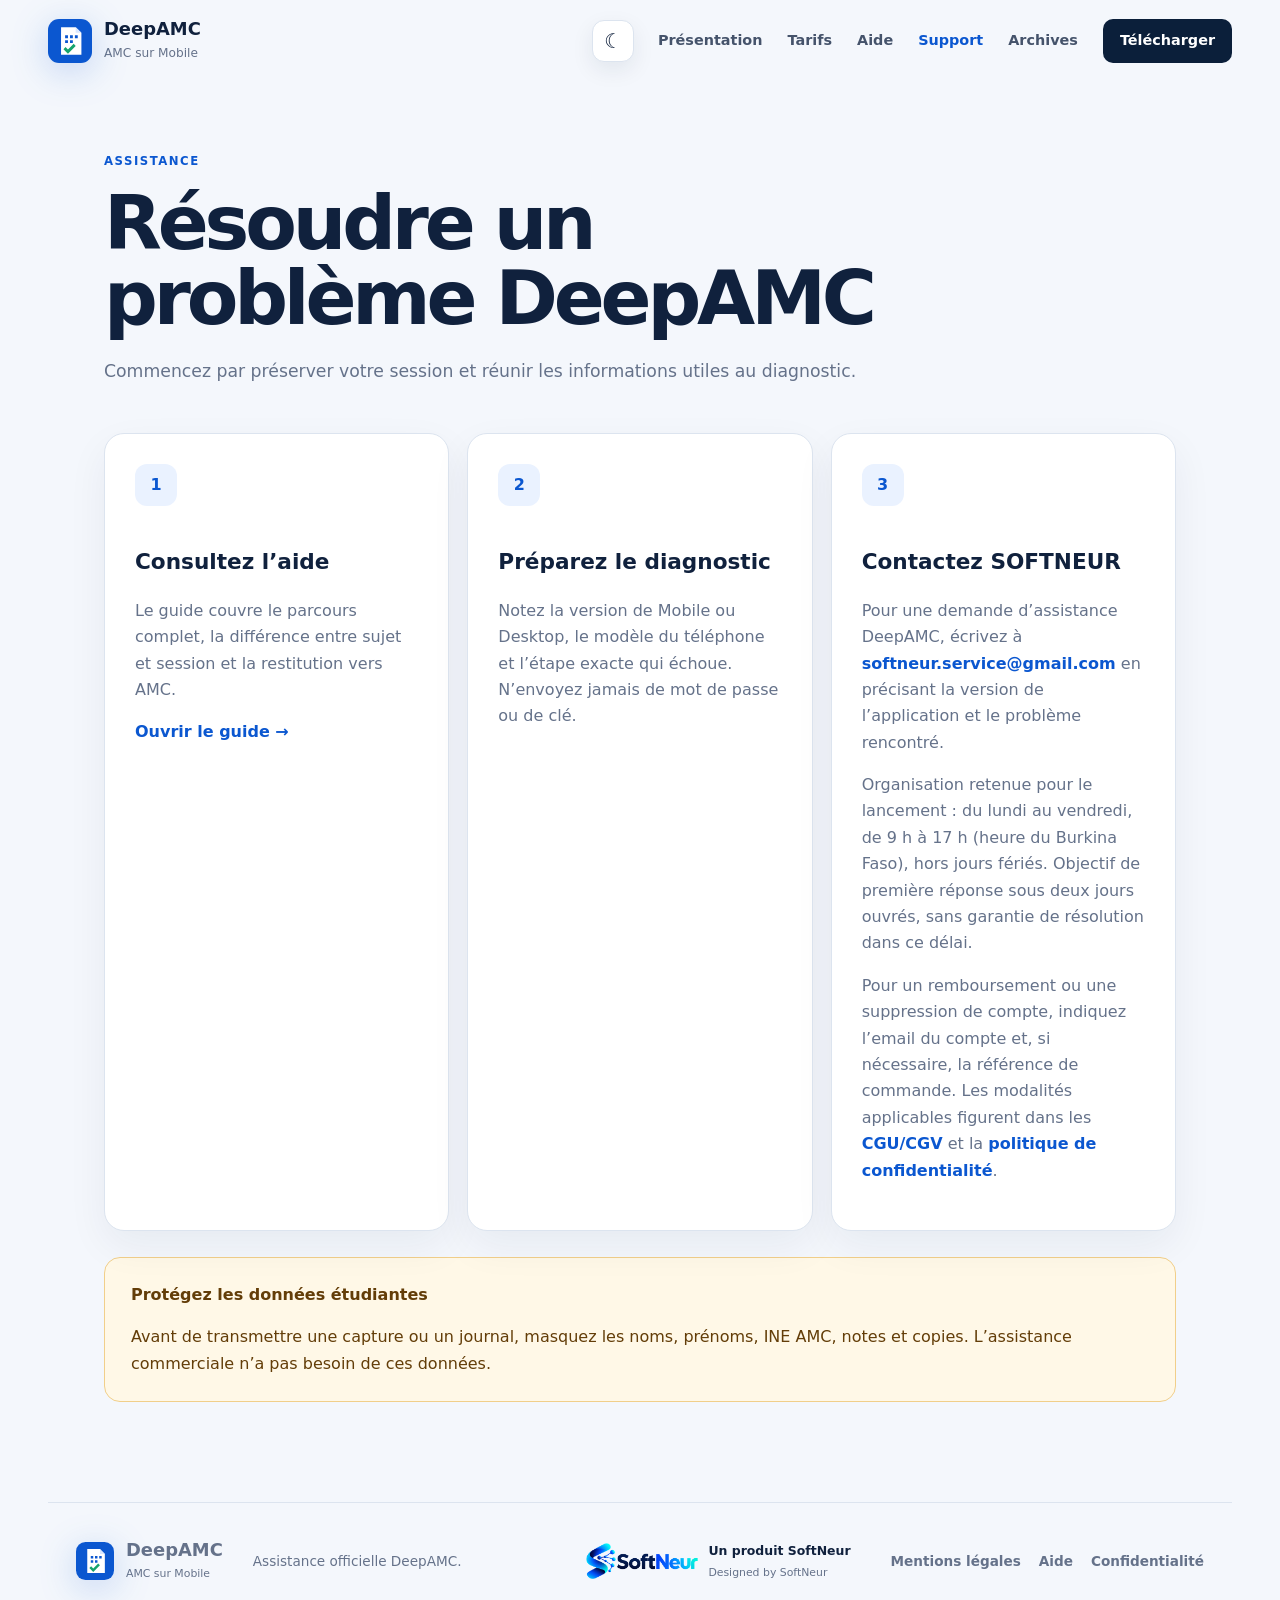
<file: support/index.html>
<!doctype html><html lang="fr"><head><meta charset="utf-8"><meta name="viewport" content="width=device-width, initial-scale=1"><meta name="description" content="Assistance et diagnostic DeepAMC."><link rel="canonical" href="https://deepamc.app/support/"><title>Support — DeepAMC</title><link rel="icon" href="/assets/deepamc-mark.svg" type="image/svg+xml"><link rel="stylesheet" href="/assets/site.css"></head><body><a class="skip-link" href="#contenu">Aller au contenu</a>
<header class="site-header"><a class="brand" href="/"><img src="/assets/deepamc-mark.svg" alt="" width="44" height="44"><span><strong>DeepAMC</strong><small>AMC sur Mobile</small></span></a><button class="menu-button" type="button" aria-expanded="false" aria-controls="main-navigation">Menu</button><nav id="main-navigation"><a href="/">Présentation</a><a href="/tarifs/">Tarifs</a><a href="/aide/">Aide</a><a class="active" href="/support/">Support</a><a href="/archives/">Archives</a><a class="nav-download" href="/telechargements/">Télécharger</a></nav></header>
<main id="contenu" class="page-main"><section class="page-heading"><p class="eyebrow">ASSISTANCE</p><h1>Résoudre un problème DeepAMC</h1><p>Commencez par préserver votre session et réunir les informations utiles au diagnostic.</p></section>
<section class="support-grid"><article><span class="support-icon">1</span><h2>Consultez l’aide</h2><p>Le guide couvre le parcours complet, la différence entre sujet et session et la restitution vers AMC.</p><a href="/aide/">Ouvrir le guide →</a></article><article><span class="support-icon">2</span><h2>Préparez le diagnostic</h2><p>Notez la version de Mobile ou Desktop, le modèle du téléphone et l’étape exacte qui échoue. N’envoyez jamais de mot de passe ou de clé.</p></article><article><span class="support-icon">3</span><h2>Contactez SOFTNEUR</h2><p>Pour une demande d’assistance DeepAMC, écrivez à <a href="mailto:softneur.service@gmail.com">softneur.service@gmail.com</a> en précisant la version de l’application et le problème rencontré.</p><p>Organisation retenue pour le lancement : du lundi au vendredi, de 9 h à 17 h (heure du Burkina Faso), hors jours fériés. Objectif de première réponse sous deux jours ouvrés, sans garantie de résolution dans ce délai.</p><p>Pour un remboursement ou une suppression de compte, indiquez l’email du compte et, si nécessaire, la référence de commande. Les modalités applicables figurent dans les <a href="/cgu/">CGU/CGV</a> et la <a href="/confidentialite/">politique de confidentialité</a>.</p></article></section>
<section class="warning-panel"><strong>Protégez les données étudiantes</strong><p>Avant de transmettre une capture ou un journal, masquez les noms, prénoms, INE AMC, notes et copies. L’assistance commerciale n’a pas besoin de ces données.</p></section></main>
<footer><a class="brand footer-brand" href="/"><img src="/assets/deepamc-mark.svg" alt="" width="38" height="38"><span><strong>DeepAMC</strong><small>AMC sur Mobile</small></span></a><p>Assistance officielle DeepAMC.</p><a class="softneur-signature" href="https://softneur.com/" target="_blank" rel="noopener"><img src="/assets/softneur-logo.svg" alt="SoftNeur" width="112"><span><strong>Un produit SoftNeur</strong><small>Designed by SoftNeur</small></span></a><div class="footer-links"><a href="/mentions-legales/">Mentions légales</a><a href="/aide/">Aide</a><a href="/confidentialite/">Confidentialité</a></div></footer><script src="/assets/site.js"></script></body></html>
</file>
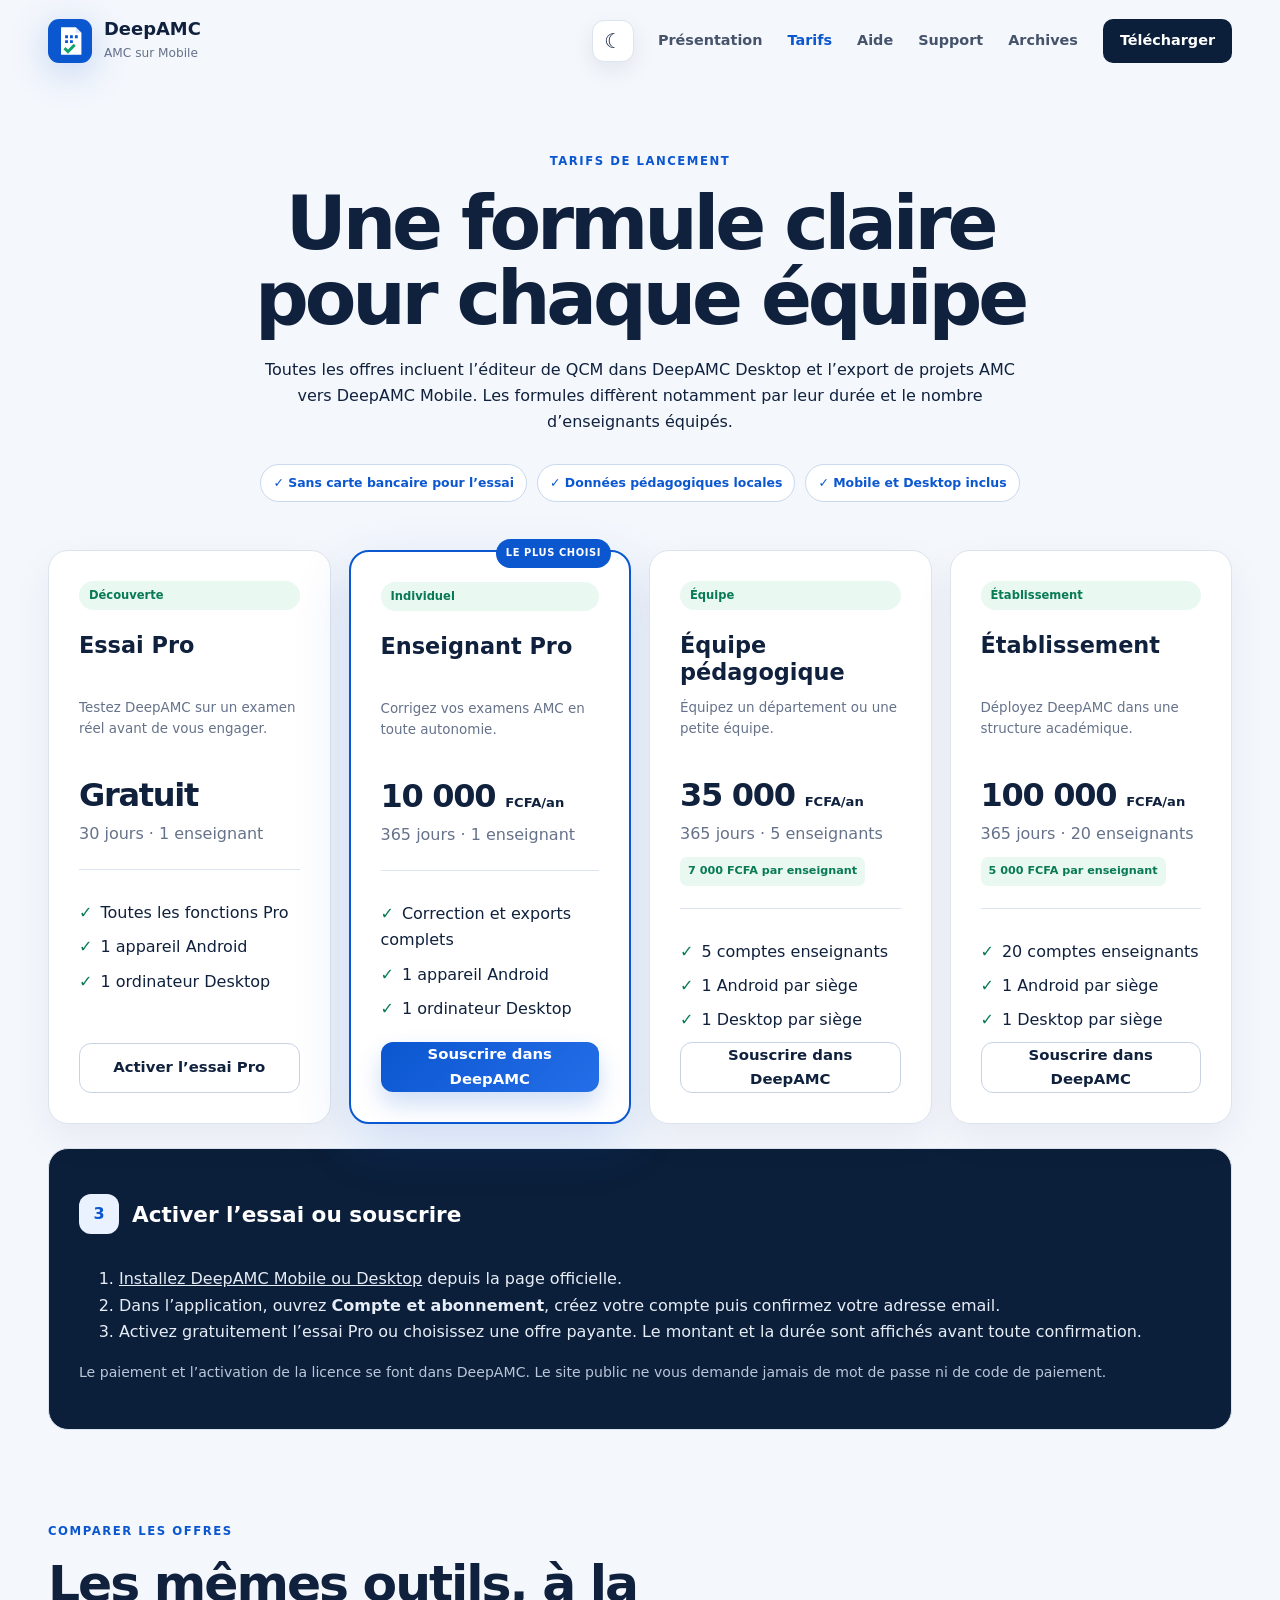
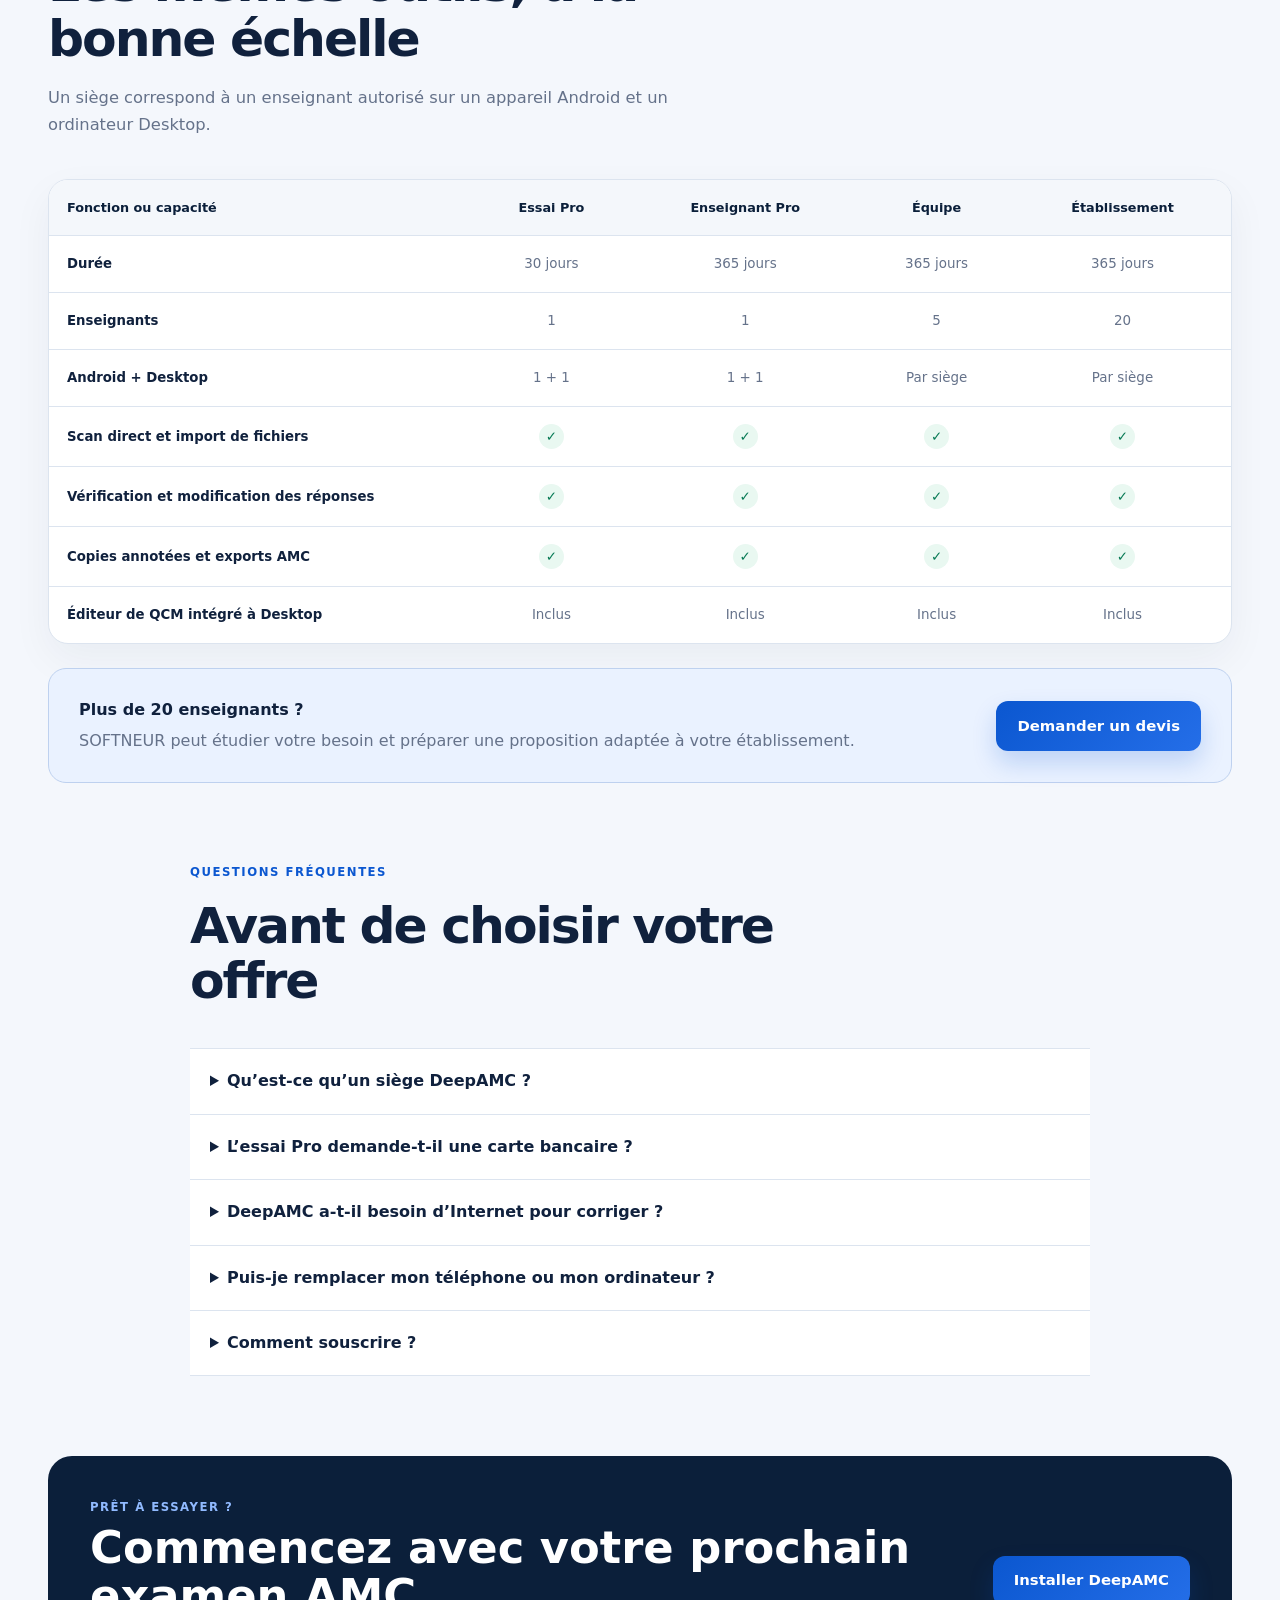
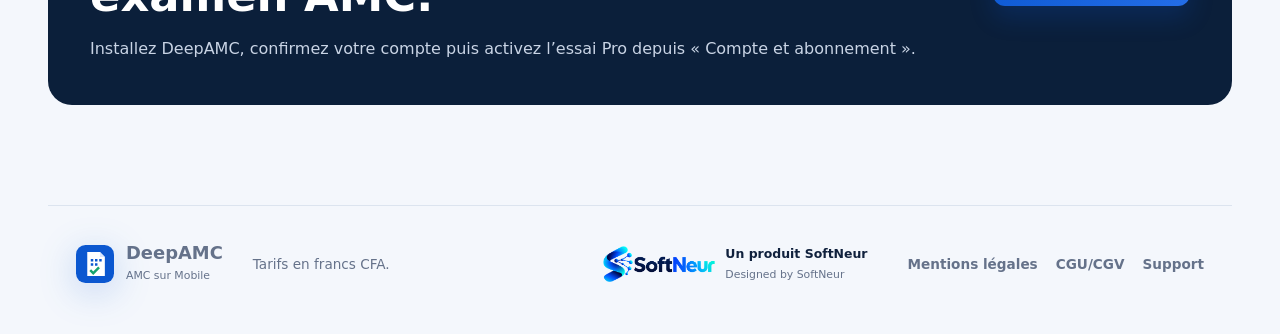
<file: tarifs/index.html>
<!doctype html><html lang="fr"><head><meta charset="utf-8"><meta name="viewport" content="width=device-width, initial-scale=1"><meta name="description" content="Offres et abonnements DeepAMC."><link rel="canonical" href="https://deepamc.app/tarifs/"><title>Tarifs — DeepAMC</title><link rel="icon" href="/assets/deepamc-mark.svg" type="image/svg+xml"><link rel="stylesheet" href="/assets/site.css"></head><body><a class="skip-link" href="#contenu">Aller au contenu</a>
<header class="site-header"><a class="brand" href="/"><img src="/assets/deepamc-mark.svg" alt="" width="44" height="44"><span><strong>DeepAMC</strong><small>AMC sur Mobile</small></span></a><button class="menu-button" type="button" aria-expanded="false" aria-controls="main-navigation">Menu</button><nav id="main-navigation"><a href="/">Présentation</a><a class="active" href="/tarifs/">Tarifs</a><a href="/aide/">Aide</a><a href="/support/">Support</a><a href="/archives/">Archives</a><a class="nav-download" href="/telechargements/">Télécharger</a></nav></header>
<main id="contenu" class="page-main wide"><section class="page-heading centered"><p class="eyebrow">TARIFS DE LANCEMENT</p><h1>Une formule claire pour chaque équipe</h1><p>Toutes les offres incluent l’éditeur de QCM dans DeepAMC Desktop et l’export de projets AMC vers DeepAMC Mobile. Les formules diffèrent notamment par leur durée et le nombre d’enseignants équipés.</p><div class="pricing-reassurance" aria-label="Informations communes aux offres"><span>✓ Sans carte bancaire pour l’essai</span><span>✓ Données pédagogiques locales</span><span>✓ Mobile et Desktop inclus</span></div></section>
<section class="pricing-grid" aria-label="Offres DeepAMC">
  <article class="price-card"><span class="availability ready">Découverte</span><h2>Essai Pro</h2><p class="plan-purpose">Testez DeepAMC sur un examen réel avant de vous engager.</p><strong class="price">Gratuit</strong><p class="plan-term">30 jours · 1 enseignant</p><ul><li>Toutes les fonctions Pro</li><li>1 appareil Android</li><li>1 ordinateur Desktop</li></ul><a class="button secondary plan-action" href="#souscrire">Activer l’essai Pro</a></article>
  <article class="price-card featured"><span class="popular-label">LE PLUS CHOISI</span><span class="availability ready">Individuel</span><h2>Enseignant Pro</h2><p class="plan-purpose">Corrigez vos examens AMC en toute autonomie.</p><strong class="price">10 000 <small>FCFA/an</small></strong><p class="plan-term">365 jours · 1 enseignant</p><ul><li>Correction et exports complets</li><li>1 appareil Android</li><li>1 ordinateur Desktop</li></ul><a class="button primary plan-action" href="#souscrire">Souscrire dans DeepAMC</a></article>
  <article class="price-card"><span class="availability ready">Équipe</span><h2>Équipe pédagogique</h2><p class="plan-purpose">Équipez un département ou une petite équipe.</p><strong class="price">35 000 <small>FCFA/an</small></strong><p class="plan-term">365 jours · 5 enseignants</p><span class="saving">7 000 FCFA par enseignant</span><ul><li>5 comptes enseignants</li><li>1 Android par siège</li><li>1 Desktop par siège</li></ul><a class="button secondary plan-action" href="#souscrire">Souscrire dans DeepAMC</a></article>
  <article class="price-card"><span class="availability ready">Établissement</span><h2>Établissement</h2><p class="plan-purpose">Déployez DeepAMC dans une structure académique.</p><strong class="price">100 000 <small>FCFA/an</small></strong><p class="plan-term">365 jours · 20 enseignants</p><span class="saving">5 000 FCFA par enseignant</span><ul><li>20 comptes enseignants</li><li>1 Android par siège</li><li>1 Desktop par siège</li></ul><a class="button secondary plan-action" href="#souscrire">Souscrire dans DeepAMC</a></article>
</section>
<section class="install-panel" id="souscrire"><div><span class="step-number">3</span><h2>Activer l’essai ou souscrire</h2></div><ol><li><a href="/telechargements/">Installez DeepAMC Mobile ou Desktop</a> depuis la page officielle.</li><li>Dans l’application, ouvrez <strong>Compte et abonnement</strong>, créez votre compte puis confirmez votre adresse email.</li><li>Activez gratuitement l’essai Pro ou choisissez une offre payante. Le montant et la durée sont affichés avant toute confirmation.</li></ol><p>Le paiement et l’activation de la licence se font dans DeepAMC. Le site public ne vous demande jamais de mot de passe ni de code de paiement.</p></section>
<section class="pricing-comparison" aria-labelledby="comparison-title"><div class="section-heading"><p class="eyebrow">COMPARER LES OFFRES</p><h2 id="comparison-title">Les mêmes outils, à la bonne échelle</h2><p>Un siège correspond à un enseignant autorisé sur un appareil Android et un ordinateur Desktop.</p></div><div class="comparison-scroll" tabindex="0" aria-label="Tableau comparatif des offres"><table><thead><tr><th scope="col">Fonction ou capacité</th><th scope="col">Essai Pro</th><th scope="col">Enseignant Pro</th><th scope="col">Équipe</th><th scope="col">Établissement</th></tr></thead><tbody><tr><th scope="row">Durée</th><td>30 jours</td><td>365 jours</td><td>365 jours</td><td>365 jours</td></tr><tr><th scope="row">Enseignants</th><td>1</td><td>1</td><td>5</td><td>20</td></tr><tr><th scope="row">Android + Desktop</th><td>1 + 1</td><td>1 + 1</td><td>Par siège</td><td>Par siège</td></tr><tr><th scope="row">Scan direct et import de fichiers</th><td><span class="table-check">✓</span></td><td><span class="table-check">✓</span></td><td><span class="table-check">✓</span></td><td><span class="table-check">✓</span></td></tr><tr><th scope="row">Vérification et modification des réponses</th><td><span class="table-check">✓</span></td><td><span class="table-check">✓</span></td><td><span class="table-check">✓</span></td><td><span class="table-check">✓</span></td></tr><tr><th scope="row">Copies annotées et exports AMC</th><td><span class="table-check">✓</span></td><td><span class="table-check">✓</span></td><td><span class="table-check">✓</span></td><td><span class="table-check">✓</span></td></tr><tr><th scope="row">Éditeur de QCM intégré à Desktop</th><td>Inclus</td><td>Inclus</td><td>Inclus</td><td>Inclus</td></tr></tbody></table></div></section>
<section class="notice-card"><div><strong>Plus de 20 enseignants&nbsp;?</strong><p>SOFTNEUR peut étudier votre besoin et préparer une proposition adaptée à votre établissement.</p></div><a class="button primary" href="/support/">Demander un devis</a></section>
<section class="faq pricing-faq" aria-labelledby="pricing-faq-title"><div class="section-heading"><p class="eyebrow">QUESTIONS FRÉQUENTES</p><h2 id="pricing-faq-title">Avant de choisir votre offre</h2></div><details><summary>Qu’est-ce qu’un siège DeepAMC&nbsp;?</summary><p>Un siège correspond à un compte enseignant. Il permet d’utiliser simultanément un appareil Android et un ordinateur Desktop. Il n’autorise pas deux téléphones Android ou deux ordinateurs en même temps.</p></details><details><summary>L’essai Pro demande-t-il une carte bancaire&nbsp;?</summary><p>Non. Vous pouvez créer votre compte et tester les fonctions Pro pendant 30 jours sans enregistrer de carte bancaire.</p></details><details><summary>DeepAMC a-t-il besoin d’Internet pour corriger&nbsp;?</summary><p>DeepAMC peut corriger hors connexion pendant 72 heures au maximum après la dernière vérification réussie de la licence. Une connexion est ensuite nécessaire pour renouveler cette vérification. Cette règle s’applique à toutes les offres. Les copies, sujets, réponses, notes et listes d’étudiants restent traités localement par DeepAMC.</p></details><details><summary>Puis-je remplacer mon téléphone ou mon ordinateur&nbsp;?</summary><p>Oui. Les sessions d’appareils peuvent être gérées depuis « Compte et abonnement ». Si l’ancien appareil n’est plus accessible, le support DeepAMC peut vous accompagner.</p></details><details><summary>Comment souscrire&nbsp;?</summary><p>Installez DeepAMC Mobile ou Desktop, créez votre compte, puis choisissez l’offre depuis l’espace « Compte et abonnement ». Consultez les <a href="/cgu/">CGU/CGV</a> pour les conditions applicables.</p></details></section>
<section class="pricing-final-cta"><div><p class="eyebrow">PRÊT À ESSAYER&nbsp;?</p><h2>Commencez avec votre prochain examen AMC.</h2><p>Installez DeepAMC, confirmez votre compte puis activez l’essai Pro depuis « Compte et abonnement ».</p></div><a class="button primary" href="/telechargements/">Installer DeepAMC</a></section></main>
<footer><a class="brand footer-brand" href="/"><img src="/assets/deepamc-mark.svg" alt="" width="38" height="38"><span><strong>DeepAMC</strong><small>AMC sur Mobile</small></span></a><p>Tarifs en francs CFA.</p><a class="softneur-signature" href="https://softneur.com/" target="_blank" rel="noopener"><img src="/assets/softneur-logo.svg" alt="SoftNeur" width="112"><span><strong>Un produit SoftNeur</strong><small>Designed by SoftNeur</small></span></a><div class="footer-links"><a href="/mentions-legales/">Mentions légales</a><a href="/cgu/">CGU/CGV</a><a href="/support/">Support</a></div></footer><script src="/assets/site.js"></script></body></html>
</file>
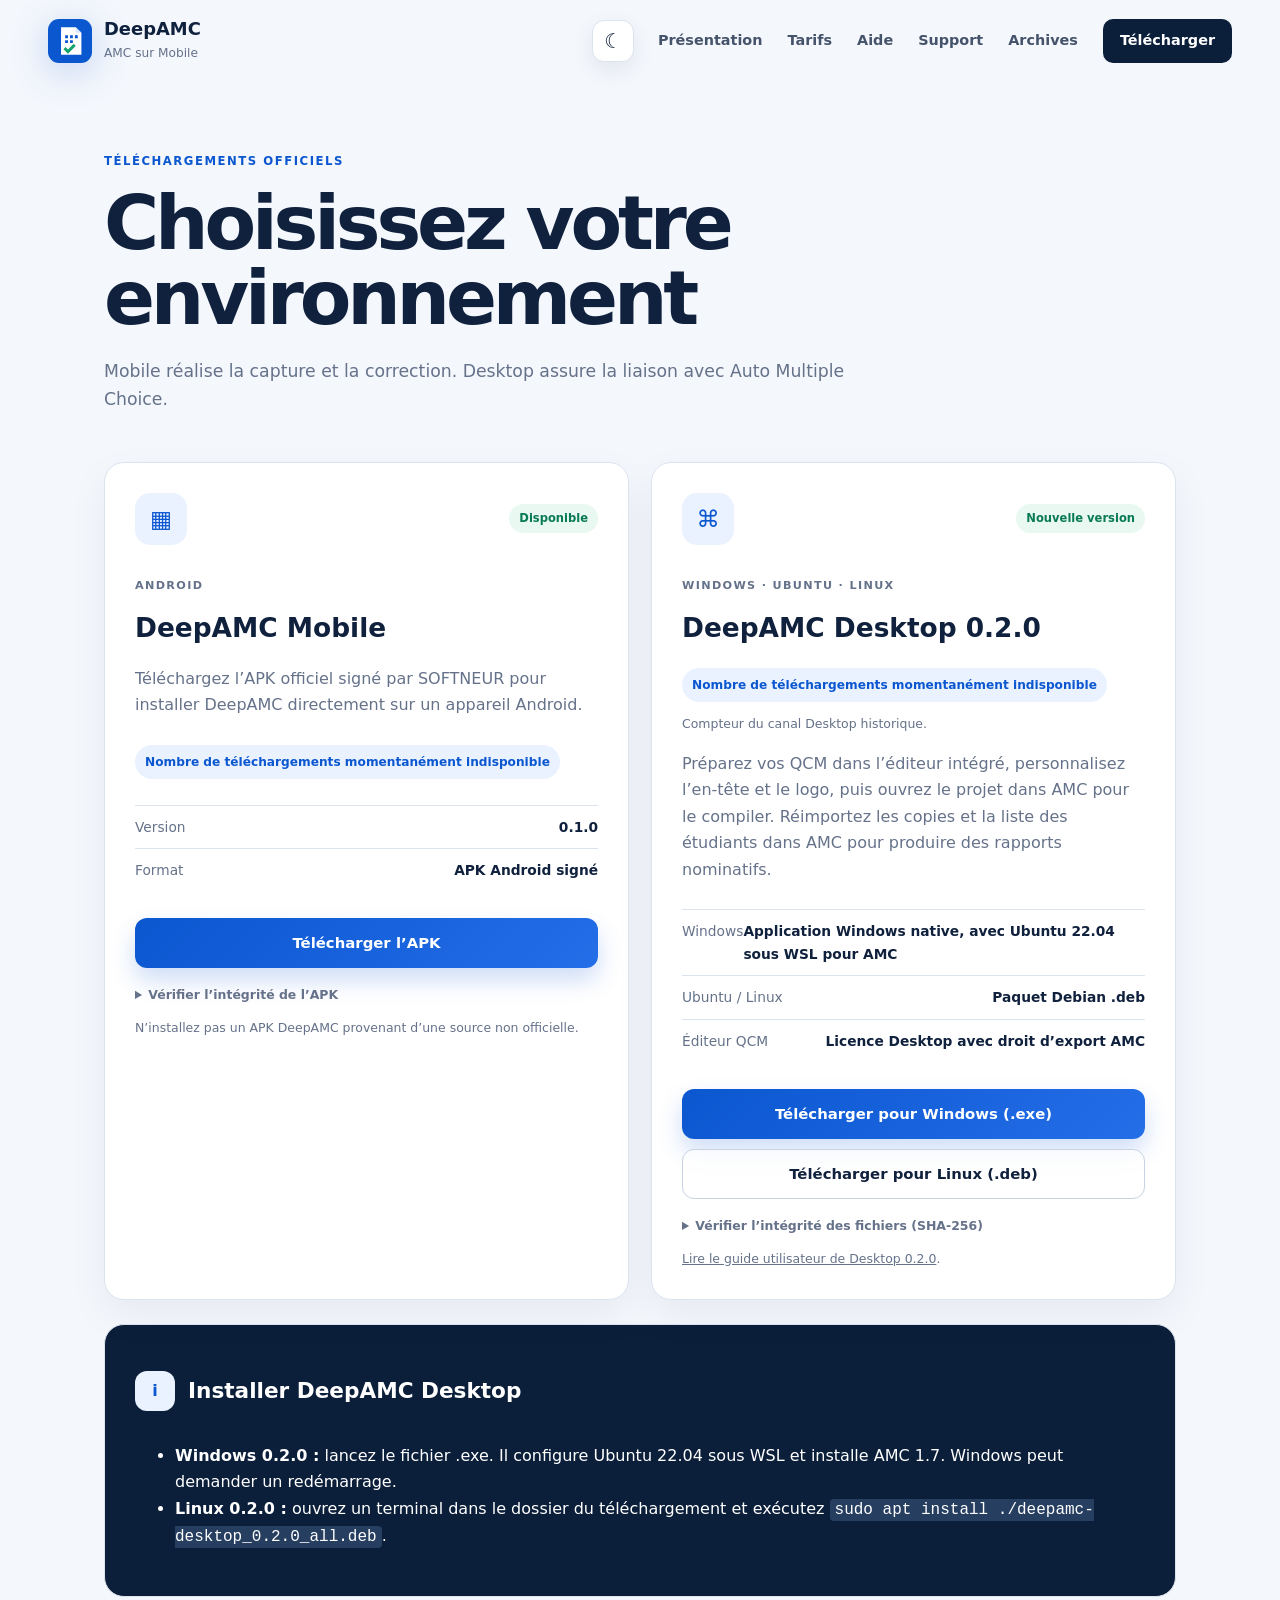
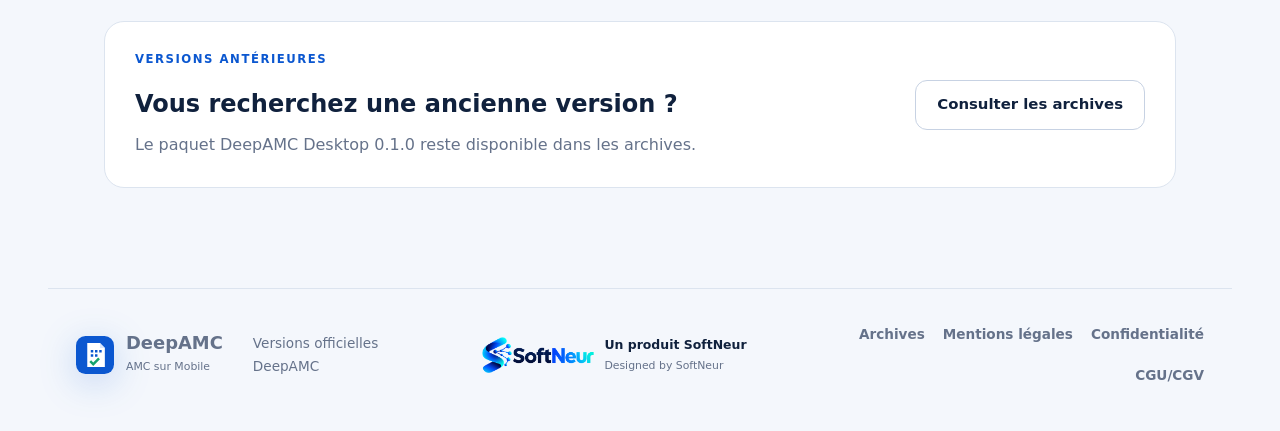
<file: telechargements/index.html>
<!doctype html><html lang="fr"><head><meta charset="utf-8"><meta name="viewport" content="width=device-width, initial-scale=1"><meta name="description" content="Télécharger DeepAMC Mobile et DeepAMC Desktop."><link rel="canonical" href="https://deepamc.app/telechargements/"><title>Téléchargements — DeepAMC</title><link rel="icon" href="/assets/deepamc-mark.svg" type="image/svg+xml"><link rel="stylesheet" href="/assets/site.css"></head><body><a class="skip-link" href="#contenu">Aller au contenu</a>
<header class="site-header"><a class="brand" href="/"><img src="/assets/deepamc-mark.svg" alt="" width="44" height="44"><span><strong>DeepAMC</strong><small>AMC sur Mobile</small></span></a><button class="menu-button" type="button" aria-expanded="false" aria-controls="main-navigation">Menu</button><nav id="main-navigation"><a href="/">Présentation</a><a href="/tarifs/">Tarifs</a><a href="/aide/">Aide</a><a href="/support/">Support</a><a href="/archives/">Archives</a><a class="nav-download active" href="/telechargements/">Télécharger</a></nav></header>
<main id="contenu" class="page-main"><section class="page-heading"><p class="eyebrow">TÉLÉCHARGEMENTS OFFICIELS</p><h1>Choisissez votre environnement</h1><p>Mobile réalise la capture et la correction. Desktop assure la liaison avec Auto Multiple Choice.</p></section>
<section class="release-grid"><article class="release-card"><div class="release-top"><div class="release-icon">▦</div><span class="availability ready">Disponible</span></div><p class="product-label">ANDROID</p><h2>DeepAMC Mobile</h2><p>Téléchargez l’APK officiel signé par SOFTNEUR pour installer DeepAMC directement sur un appareil Android.</p><p class="download-count" data-download-count="mobile" aria-live="polite">Chargement du nombre de téléchargements…</p><dl><div><dt>Version</dt><dd>0.1.0</dd></div><div><dt>Format</dt><dd>APK Android signé</dd></div></dl><div class="release-actions"><a class="button primary full-width" href="https://api.deepamc.app/api/v1/downloads/mobile">Télécharger l’APK</a></div><details class="checksum"><summary>Vérifier l’intégrité de l’APK</summary><code>53CA2C88A7C1D59033AC437F92F38E04731B46E9EFC6ED7F18BD3AA77EB63A0E</code></details><p class="release-note">N’installez pas un APK DeepAMC provenant d’une source non officielle.</p></article>
<div class="desktop-releases"><article class="release-card" id="desktop-020">
  <div class="release-top"><div class="release-icon">⌘</div><span class="availability ready">Nouvelle version</span></div>
  <p class="product-label">WINDOWS · UBUNTU · LINUX</p>
  <h2>DeepAMC Desktop 0.2.0</h2>
  <p class="download-count" data-download-count="desktop" aria-live="polite">Chargement du nombre de téléchargements…</p>
  <p class="release-note">Compteur du canal Desktop historique.</p>
  <p>Préparez vos QCM dans l’éditeur intégré, personnalisez l’en-tête et le logo, puis ouvrez le projet dans AMC pour le compiler. Réimportez les copies et la liste des étudiants dans AMC pour produire des rapports nominatifs.</p>
  <dl><div><dt>Windows</dt><dd>Application Windows native, avec Ubuntu 22.04 sous WSL pour AMC</dd></div><div><dt>Ubuntu / Linux</dt><dd>Paquet Debian .deb</dd></div><div><dt>Éditeur QCM</dt><dd>Licence Desktop avec droit d’export AMC</dd></div></dl>
  <div class="release-actions">
    <a class="button primary full-width" href="/downloads/DeepAMC-Desktop-0.2.0-Windows-Native-Setup.exe" download>Télécharger pour Windows (.exe)</a>
    <a class="button secondary full-width" href="/downloads/deepamc-desktop_0.2.0_all.deb" download>Télécharger pour Linux (.deb)</a>
  </div>
  <details class="checksum"><summary>Vérifier l’intégrité des fichiers (SHA-256)</summary><ul>
    <li><a href="/downloads/DeepAMC-Desktop-0.2.0-Windows-Native-Setup.exe.sha256">Empreinte de l’installateur Windows</a></li>
    <li><a href="/downloads/deepamc-desktop_0.2.0_all.deb.sha256">Empreinte du paquet Debian</a></li>
  </ul></details>
  <p class="release-note"><a href="/aide/desktop/">Lire le guide utilisateur de Desktop 0.2.0</a>.</p>
</article>
</div></section>
<section class="install-panel"><div><span class="step-number">i</span><h2>Installer DeepAMC Desktop</h2></div><ul><li><strong>Windows 0.2.0 :</strong> lancez le fichier .exe. Il configure Ubuntu 22.04 sous WSL et installe AMC 1.7. Windows peut demander un redémarrage.</li><li><strong>Linux 0.2.0 :</strong> ouvrez un terminal dans le dossier du téléchargement et exécutez <code>sudo apt install ./deepamc-desktop_0.2.0_all.deb</code>.</li></ul></section><section class="archive-callout"><div><p class="eyebrow">VERSIONS ANTÉRIEURES</p><h2>Vous recherchez une ancienne version ?</h2><p>Le paquet DeepAMC Desktop 0.1.0 reste disponible dans les archives.</p></div><a class="button secondary" href="/archives/">Consulter les archives</a></section></main>
<footer><a class="brand footer-brand" href="/"><img src="/assets/deepamc-mark.svg" alt="" width="38" height="38"><span><strong>DeepAMC</strong><small>AMC sur Mobile</small></span></a><p>Versions officielles DeepAMC</p><a class="softneur-signature" href="https://softneur.com/" target="_blank" rel="noopener"><img src="/assets/softneur-logo.svg" alt="SoftNeur" width="112"><span><strong>Un produit SoftNeur</strong><small>Designed by SoftNeur</small></span></a><div class="footer-links"><a href="/archives/">Archives</a><a href="/mentions-legales/">Mentions légales</a><a href="/confidentialite/">Confidentialité</a><a href="/cgu/">CGU/CGV</a></div></footer><script src="/assets/site.js"></script></body></html>
</file>
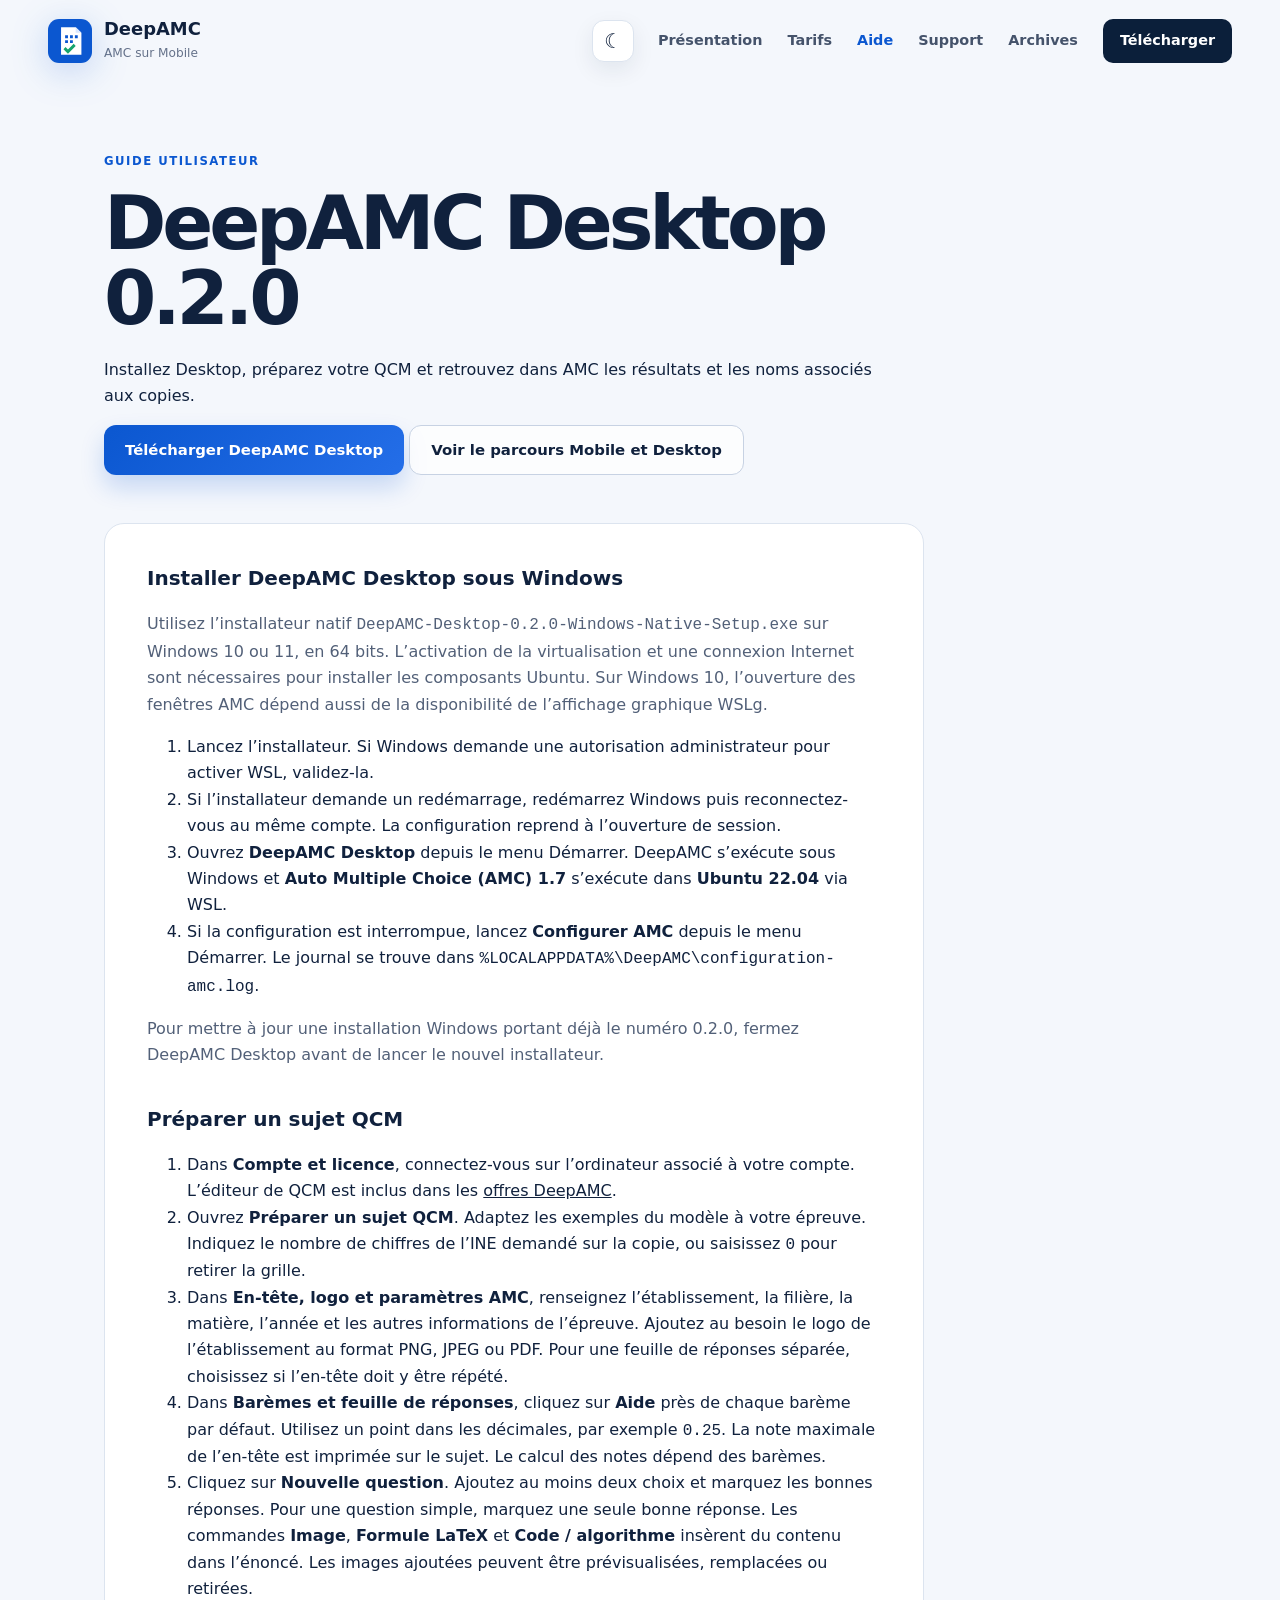
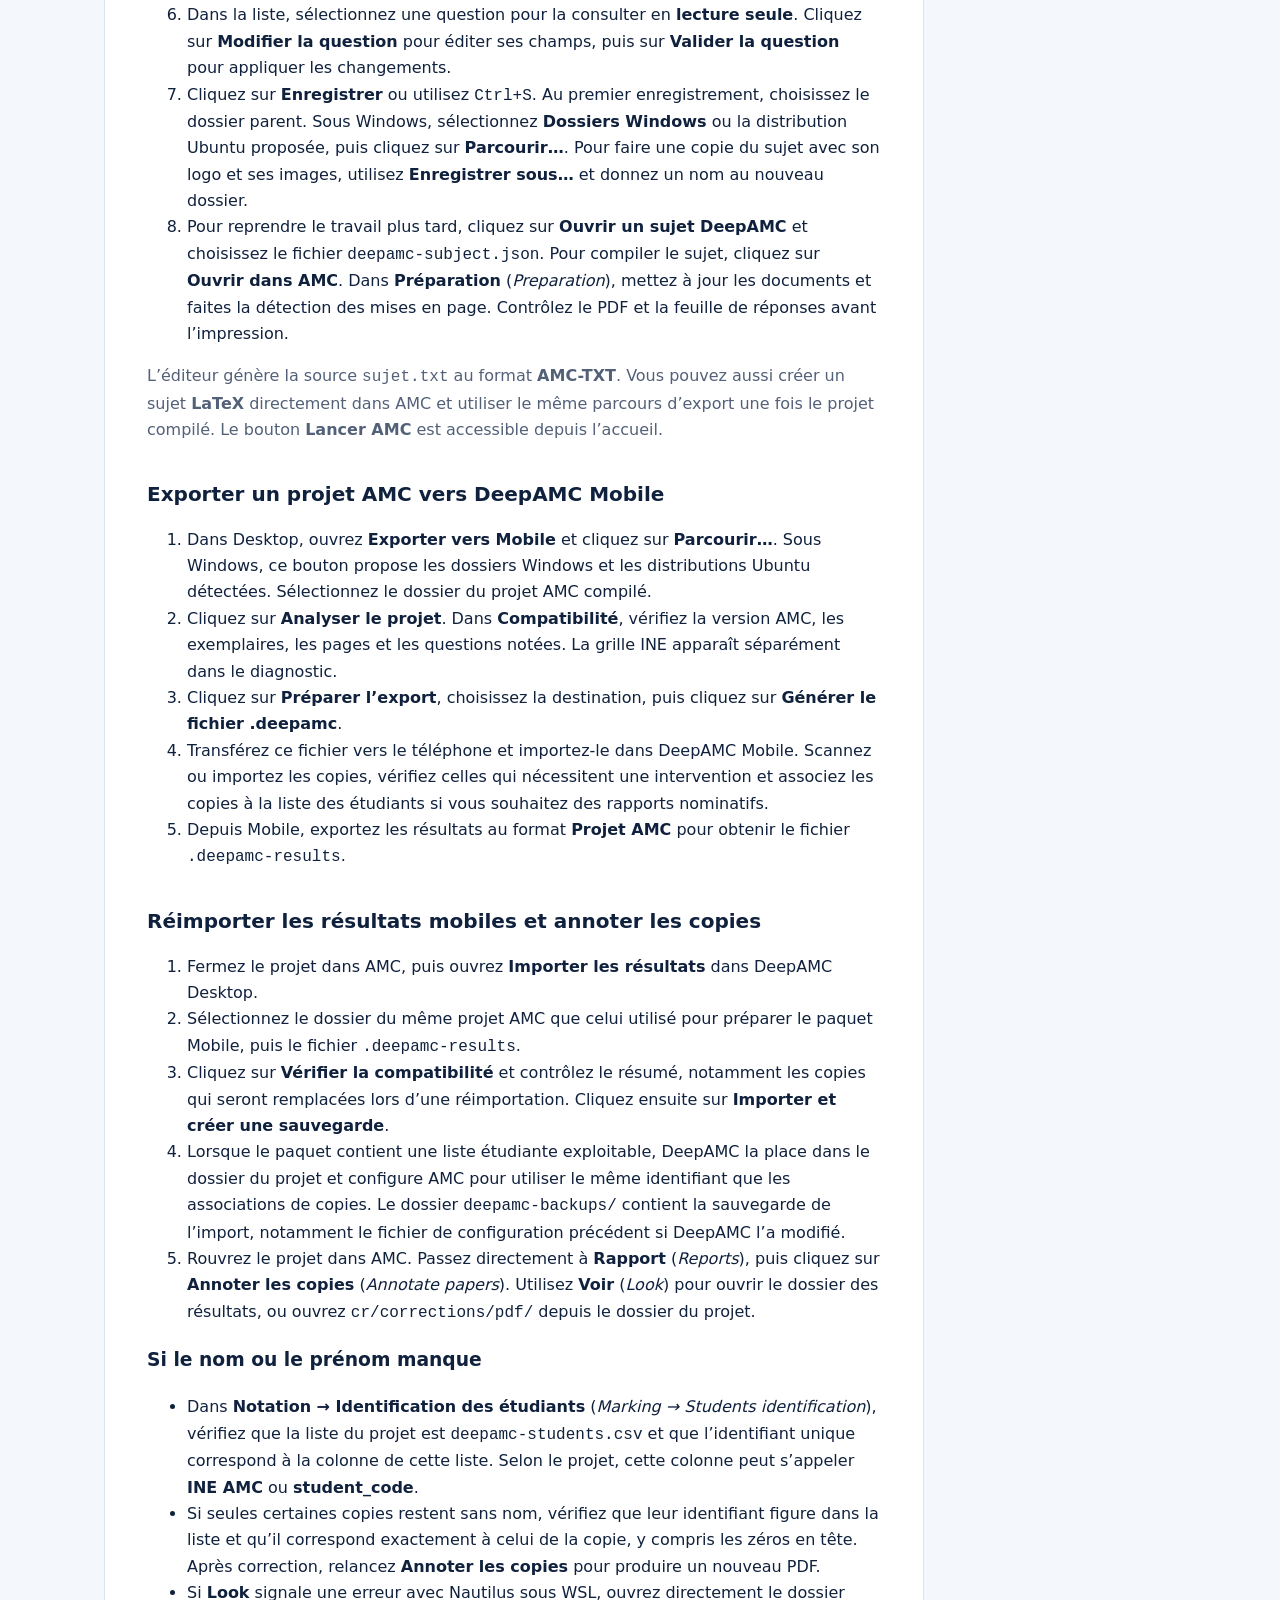
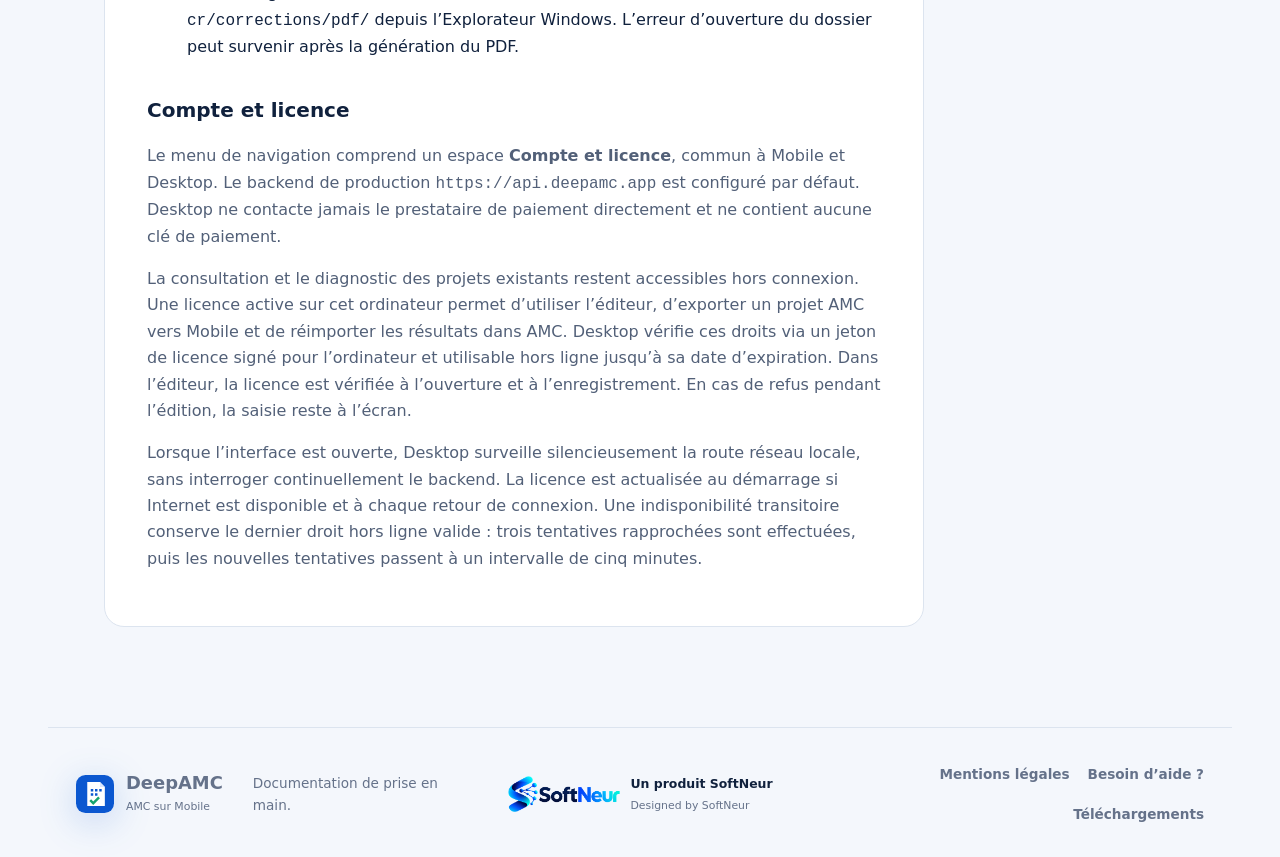
<file: aide/desktop/index.html>
<!doctype html>
<html lang="fr">
<head>
  <meta charset="utf-8">
  <meta name="viewport" content="width=device-width, initial-scale=1">
  <link rel="canonical" href="https://deepamc.app/aide/desktop/">
  <meta name="description" content="Guide utilisateur de DeepAMC Desktop 0.2.0, de l’installation à l’annotation des copies dans AMC.">
  <title>Guide utilisateur de DeepAMC Desktop 0.2.0</title>
  <link rel="icon" href="/assets/deepamc-mark.svg" type="image/svg+xml">
  <link rel="stylesheet" href="/assets/site.css">
</head>
<body>
<a class="skip-link" href="#contenu">Aller au contenu</a>
<header class="site-header">
  <a class="brand" href="/"><img src="/assets/deepamc-mark.svg" alt="" width="44" height="44"><span><strong>DeepAMC</strong><small>AMC sur Mobile</small></span></a>
  <button class="menu-button" type="button" aria-expanded="false" aria-controls="main-navigation">Menu</button>
  <nav id="main-navigation"><a href="/">Présentation</a><a href="/tarifs/">Tarifs</a><a class="active" href="/aide/">Aide</a><a href="/support/">Support</a><a href="/archives/">Archives</a><a class="nav-download" href="/telechargements/">Télécharger</a></nav>
</header>


<main id="contenu" class="page-main">
  <section class="page-heading">
    <p class="eyebrow">GUIDE UTILISATEUR</p>
    <h1>DeepAMC Desktop 0.2.0</h1>
    <p>Installez Desktop, préparez votre QCM et retrouvez dans AMC les résultats et les noms associés aux copies.</p>
    <a class="button primary" href="/telechargements/#desktop-020">Télécharger DeepAMC Desktop</a>
    <a class="button secondary" href="/aide/">Voir le parcours Mobile et Desktop</a>
  </section>
  <article class="legal-content">
<h2 id="installer-deepamc-desktop-sous-windows">Installer DeepAMC Desktop sous Windows</h2>
<p>Utilisez l’installateur natif <code>DeepAMC-Desktop-0.2.0-Windows-Native-Setup.exe</code> sur Windows 10 ou 11, en 64 bits. L’activation de la virtualisation et une connexion Internet sont nécessaires pour installer les composants Ubuntu. Sur Windows 10, l’ouverture des fenêtres AMC dépend aussi de la disponibilité de l’affichage graphique WSLg.</p>
<ol>
<li>Lancez l’installateur. Si Windows demande une autorisation administrateur pour activer WSL, validez-la.</li>
<li>Si l’installateur demande un redémarrage, redémarrez Windows puis reconnectez-vous au même compte. La configuration reprend à l’ouverture de session.</li>
<li>Ouvrez <strong>DeepAMC Desktop</strong> depuis le menu Démarrer. DeepAMC s’exécute sous Windows et <strong>Auto Multiple Choice (AMC) 1.7</strong> s’exécute dans <strong>Ubuntu 22.04</strong> via WSL.</li>
<li>Si la configuration est interrompue, lancez <strong>Configurer AMC</strong> depuis le menu Démarrer. Le journal se trouve dans <code>%LOCALAPPDATA%\DeepAMC\configuration-amc.log</code>.</li>
</ol>
<p>Pour mettre à jour une installation Windows portant déjà le numéro 0.2.0, fermez DeepAMC Desktop avant de lancer le nouvel installateur.</p>
<h2 id="preparer-un-sujet-qcm">Préparer un sujet QCM</h2>
<ol>
<li>Dans <strong>Compte et licence</strong>, connectez-vous sur l’ordinateur associé à votre compte. L’éditeur de QCM est inclus dans les <a href="/tarifs/#comparison-title">offres DeepAMC</a>.</li>
<li>Ouvrez <strong>Préparer un sujet QCM</strong>. Adaptez les exemples du modèle à votre épreuve. Indiquez le nombre de chiffres de l’INE demandé sur la copie, ou saisissez <code>0</code> pour retirer la grille.</li>
<li>Dans <strong>En-tête, logo et paramètres AMC</strong>, renseignez l’établissement, la filière, la matière, l’année et les autres informations de l’épreuve. Ajoutez au besoin le logo de l’établissement au format PNG, JPEG ou PDF. Pour une feuille de réponses séparée, choisissez si l’en-tête doit y être répété.</li>
<li>Dans <strong>Barèmes et feuille de réponses</strong>, cliquez sur <strong>Aide</strong> près de chaque barème par défaut. Utilisez un point dans les décimales, par exemple <code>0.25</code>. La note maximale de l’en-tête est imprimée sur le sujet. Le calcul des notes dépend des barèmes.</li>
<li>Cliquez sur <strong>Nouvelle question</strong>. Ajoutez au moins deux choix et marquez les bonnes réponses. Pour une question simple, marquez une seule bonne réponse. Les commandes <strong>Image</strong>, <strong>Formule LaTeX</strong> et <strong>Code / algorithme</strong> insèrent du contenu dans l’énoncé. Les images ajoutées peuvent être prévisualisées, remplacées ou retirées.</li>
<li>Dans la liste, sélectionnez une question pour la consulter en <strong>lecture seule</strong>. Cliquez sur <strong>Modifier la question</strong> pour éditer ses champs, puis sur <strong>Valider la question</strong> pour appliquer les changements.</li>
<li>Cliquez sur <strong>Enregistrer</strong> ou utilisez <code>Ctrl+S</code>. Au premier enregistrement, choisissez le dossier parent. Sous Windows, sélectionnez <strong>Dossiers Windows</strong> ou la distribution Ubuntu proposée, puis cliquez sur <strong>Parcourir…</strong>. Pour faire une copie du sujet avec son logo et ses images, utilisez <strong>Enregistrer sous…</strong> et donnez un nom au nouveau dossier.</li>
<li>Pour reprendre le travail plus tard, cliquez sur <strong>Ouvrir un sujet DeepAMC</strong> et choisissez le fichier <code>deepamc-subject.json</code>. Pour compiler le sujet, cliquez sur <strong>Ouvrir dans AMC</strong>. Dans <strong>Préparation</strong> (<em>Preparation</em>), mettez à jour les documents et faites la détection des mises en page. Contrôlez le PDF et la feuille de réponses avant l’impression.</li>
</ol>
<p>L’éditeur génère la source <code>sujet.txt</code> au format <strong>AMC-TXT</strong>. Vous pouvez aussi créer un sujet <strong>LaTeX</strong> directement dans AMC et utiliser le même parcours d’export une fois le projet compilé. Le bouton <strong>Lancer AMC</strong> est accessible depuis l’accueil.</p>
<h2 id="exporter-un-projet-amc-vers-deepamc-mobile">Exporter un projet AMC vers DeepAMC Mobile</h2>
<ol>
<li>Dans Desktop, ouvrez <strong>Exporter vers Mobile</strong> et cliquez sur <strong>Parcourir…</strong>. Sous Windows, ce bouton propose les dossiers Windows et les distributions Ubuntu détectées. Sélectionnez le dossier du projet AMC compilé.</li>
<li>Cliquez sur <strong>Analyser le projet</strong>. Dans <strong>Compatibilité</strong>, vérifiez la version AMC, les exemplaires, les pages et les questions notées. La grille INE apparaît séparément dans le diagnostic.</li>
<li>Cliquez sur <strong>Préparer l’export</strong>, choisissez la destination, puis cliquez sur <strong>Générer le fichier .deepamc</strong>.</li>
<li>Transférez ce fichier vers le téléphone et importez-le dans DeepAMC Mobile. Scannez ou importez les copies, vérifiez celles qui nécessitent une intervention et associez les copies à la liste des étudiants si vous souhaitez des rapports nominatifs.</li>
<li>Depuis Mobile, exportez les résultats au format <strong>Projet AMC</strong> pour obtenir le fichier <code>.deepamc-results</code>.</li>
</ol>
<h2 id="reimporter-les-resultats-mobiles-et-annoter-les-copies">Réimporter les résultats mobiles et annoter les copies</h2>
<ol>
<li>Fermez le projet dans AMC, puis ouvrez <strong>Importer les résultats</strong> dans DeepAMC Desktop.</li>
<li>Sélectionnez le dossier du même projet AMC que celui utilisé pour préparer le paquet Mobile, puis le fichier <code>.deepamc-results</code>.</li>
<li>Cliquez sur <strong>Vérifier la compatibilité</strong> et contrôlez le résumé, notamment les copies qui seront remplacées lors d’une réimportation. Cliquez ensuite sur <strong>Importer et créer une sauvegarde</strong>.</li>
<li>Lorsque le paquet contient une liste étudiante exploitable, DeepAMC la place dans le dossier du projet et configure AMC pour utiliser le même identifiant que les associations de copies. Le dossier <code>deepamc-backups/</code> contient la sauvegarde de l’import, notamment le fichier de configuration précédent si DeepAMC l’a modifié.</li>
<li>Rouvrez le projet dans AMC. Passez directement à <strong>Rapport</strong> (<em>Reports</em>), puis cliquez sur <strong>Annoter les copies</strong> (<em>Annotate papers</em>). Utilisez <strong>Voir</strong> (<em>Look</em>) pour ouvrir le dossier des résultats, ou ouvrez <code>cr/corrections/pdf/</code> depuis le dossier du projet.</li>
</ol>
<h3 id="si-le-nom-ou-le-prenom-manque">Si le nom ou le prénom manque</h3>
<ul>
<li>Dans <strong>Notation → Identification des étudiants</strong> (<em>Marking → Students identification</em>), vérifiez que la liste du projet est <code>deepamc-students.csv</code> et que l’identifiant unique correspond à la colonne de cette liste. Selon le projet, cette colonne peut s’appeler <strong>INE AMC</strong> ou <strong>student_code</strong>.</li>
<li>Si seules certaines copies restent sans nom, vérifiez que leur identifiant figure dans la liste et qu’il correspond exactement à celui de la copie, y compris les zéros en tête. Après correction, relancez <strong>Annoter les copies</strong> pour produire un nouveau PDF.</li>
<li>Si <strong>Look</strong> signale une erreur avec Nautilus sous WSL, ouvrez directement le dossier <code>cr/corrections/pdf/</code> depuis l’Explorateur Windows. L’erreur d’ouverture du dossier peut survenir après la génération du PDF.</li>
</ul>
<h2 id="compte-et-licence">Compte et licence</h2>
<p>Le menu de navigation comprend un espace <strong>Compte et licence</strong>, commun à Mobile et Desktop. Le backend de production <code>https://api.deepamc.app</code> est configuré par défaut. Desktop ne contacte jamais le prestataire de paiement directement et ne contient aucune clé de paiement.</p>
<p>La consultation et le diagnostic des projets existants restent accessibles hors connexion. Une licence active sur cet ordinateur permet d’utiliser l’éditeur, d’exporter un projet AMC vers Mobile et de réimporter les résultats dans AMC. Desktop vérifie ces droits via un jeton de licence signé pour l’ordinateur et utilisable hors ligne jusqu’à sa date d’expiration. Dans l’éditeur, la licence est vérifiée à l’ouverture et à l’enregistrement. En cas de refus pendant l’édition, la saisie reste à l’écran.</p>
<p>Lorsque l’interface est ouverte, Desktop surveille silencieusement la route réseau locale, sans interroger continuellement le backend. La licence est actualisée au démarrage si Internet est disponible et à chaque retour de connexion. Une indisponibilité transitoire conserve le dernier droit hors ligne valide : trois tentatives rapprochées sont effectuées, puis les nouvelles tentatives passent à un intervalle de cinq minutes.</p>
  </article>
</main>
<footer><a class="brand footer-brand" href="/"><img src="/assets/deepamc-mark.svg" alt="" width="38" height="38"><span><strong>DeepAMC</strong><small>AMC sur Mobile</small></span></a><p>Documentation de prise en main.</p><a class="softneur-signature" href="https://softneur.com/" target="_blank" rel="noopener"><img src="/assets/softneur-logo.svg" alt="SoftNeur" width="112"><span><strong>Un produit SoftNeur</strong><small>Designed by SoftNeur</small></span></a><div class="footer-links"><a href="/mentions-legales/">Mentions légales</a><a href="/support/">Besoin d’aide ?</a><a href="/telechargements/">Téléchargements</a></div></footer>
<script src="/assets/site.js"></script>
</body>
</html>
</file>
<file: assets/site.css>
:root {
  --navy: #0b1f3a;
  --navy-2: #142d52;
  --blue: #0b57d0;
  --blue-2: #246ee8;
  --green: #087a55;
  --canvas: #f4f7fc;
  --surface: #ffffff;
  --ink: #10213d;
  --muted: #65728a;
  --line: #dce4ef;
  --soft-blue: #eaf2ff;
  --soft-green: #e9f8f1;
  --soft-amber: #fff8e7;
  --amber: #9a5a00;
  --shadow: 0 24px 70px rgba(16, 33, 61, .12);
}

* { box-sizing: border-box; }
html { scroll-behavior: smooth; }
body { margin: 0; background: var(--canvas); color: var(--ink); font: 16px/1.65 Inter, "Segoe UI", system-ui, sans-serif; }
a { color: inherit; }
code { font-family: "Cascadia Code", Consolas, monospace; }
.skip-link { position: fixed; left: 16px; top: -80px; z-index: 100; background: #fff; color: var(--navy); padding: 10px 14px; border-radius: 8px; }
.skip-link:focus { top: 16px; }
.site-header { position: relative; z-index: 20; min-height: 82px; max-width: 1240px; margin: auto; padding: 16px 28px; display: flex; align-items: center; justify-content: space-between; gap: 24px; }
.brand { display: flex; align-items: center; gap: 12px; text-decoration: none; }
.brand img { filter: drop-shadow(0 8px 18px rgba(11, 87, 208, .22)); }
.brand strong, .brand small { display: block; }
.brand strong { font-size: 1.12rem; line-height: 1.15; }
.brand small { margin-top: 4px; color: var(--muted); font-size: .76rem; }
nav { display: flex; align-items: center; gap: 25px; }
nav a { color: #45536b; font-size: .9rem; font-weight: 750; text-decoration: none; }
nav a:hover, nav a.active { color: var(--blue); }
.nav-download { padding: 10px 17px; border-radius: 10px; background: var(--navy); color: #fff !important; }
.menu-button { display: none; min-height: 42px; padding: 0 14px; border: 1px solid var(--line); border-radius: 10px; background: #fff; color: var(--navy); font: inherit; font-weight: 800; }
.theme-toggle { flex: 0 0 auto; width: 42px; height: 42px; margin-left: auto; display: grid; place-items: center; border: 1px solid var(--line); border-radius: 12px; background: var(--surface); color: var(--ink); font: inherit; cursor: pointer; box-shadow: 0 8px 22px rgba(16, 33, 61, .08); }
.theme-toggle:hover { border-color: #9eb9e4; color: var(--blue); }
.theme-icon { font-size: 1.25rem; line-height: 1; }

.hero { max-width: 1240px; min-height: 700px; margin: auto; padding: 76px 28px 92px; display: grid; grid-template-columns: minmax(0, 1.08fr) minmax(380px, .92fr); align-items: center; gap: 70px; }
.eyebrow { margin: 0 0 15px; color: var(--blue); font-size: .73rem; font-weight: 850; letter-spacing: .13em; }
.hero h1 { max-width: 760px; margin: 0; font-size: clamp(3.15rem, 6vw, 5.45rem); line-height: .99; letter-spacing: -.062em; }
.hero-lead { max-width: 680px; margin: 28px 0; color: var(--muted); font-size: 1.14rem; line-height: 1.75; }
.hero-actions { display: flex; flex-wrap: wrap; gap: 12px; }
.button { display: inline-flex; align-items: center; justify-content: center; min-height: 50px; padding: 0 21px; border-radius: 12px; font-size: .93rem; font-weight: 800; text-decoration: none; transition: transform .16s ease, box-shadow .16s ease; }
.button.primary { background: linear-gradient(135deg, var(--blue), var(--blue-2)); color: #fff; box-shadow: 0 12px 24px rgba(11, 87, 208, .2); }
.button.secondary { border: 1px solid #c7d2e3; background: rgba(255, 255, 255, .72); }
.button.light { background: #fff; color: var(--navy); gap: 20px; }
.button:hover { transform: translateY(-1px); }
.button:focus-visible, a:focus-visible, button:focus-visible, summary:focus-visible { outline: 3px solid #79a9ff; outline-offset: 3px; }
.trust-list { display: flex; flex-wrap: wrap; gap: 23px; margin: 27px 0 0; padding: 0; list-style: none; color: #46546b; font-size: .84rem; font-weight: 700; }
.trust-list li::before { content: "✓"; color: var(--green); margin-right: 7px; font-weight: 900; }
.product-visual { position: relative; min-height: 600px; display: grid; place-items: center; }
.visual-halo { position: absolute; width: 500px; height: 500px; border-radius: 50%; background: radial-gradient(circle, #dbe8ff 0, #eaf1ff 54%, transparent 70%); }
.phone-frame { position: relative; width: 274px; height: 564px; overflow: hidden; border: 9px solid var(--navy); border-radius: 43px; background: #fff; box-shadow: 0 38px 80px rgba(11, 31, 58, .26); transform: rotate(2deg); }
.phone-frame img { width: 100%; height: 100%; object-fit: cover; object-position: top; }
.phone-speaker { position: absolute; z-index: 2; width: 76px; height: 18px; left: 50%; top: -3px; transform: translateX(-50%); border-radius: 0 0 14px 14px; background: var(--navy); }
.floating-proof { position: absolute; z-index: 3; width: 210px; padding: 14px 16px; border: 1px solid rgba(220, 228, 239, .86); border-radius: 14px; background: rgba(255, 255, 255, .94); box-shadow: 0 18px 45px rgba(16, 33, 61, .13); backdrop-filter: blur(10px); }
.floating-proof span { float: left; width: 36px; height: 36px; margin-right: 11px; border-radius: 10px; display: grid; place-items: center; background: var(--soft-green); color: var(--green); font-weight: 900; }
.floating-proof strong, .floating-proof small { display: block; }
.floating-proof strong { font-size: .81rem; }
.floating-proof small { color: var(--muted); font-size: .69rem; }
.proof-top { right: -6px; top: 110px; }
.proof-bottom { left: -18px; bottom: 95px; }

.academic-strip { max-width: 1184px; margin: 0 auto 92px; padding: 0 28px; display: grid; grid-template-columns: repeat(3, 1fr); border: 1px solid var(--line); border-radius: 16px; background: var(--surface); box-shadow: 0 10px 35px rgba(16, 33, 61, .05); }
.academic-strip div { display: flex; align-items: center; gap: 14px; padding: 23px; }
.academic-strip div + div { border-left: 1px solid var(--line); }
.academic-strip strong { color: var(--blue); font-size: .75rem; }
.academic-strip span { font-size: .88rem; font-weight: 750; }
.scan-showcase { max-width: 1184px; margin: 0 auto 22px; padding: 28px; display: grid; grid-template-columns: minmax(0, 1.08fr) minmax(360px, .92fr); align-items: center; gap: 58px; }
.scan-image-wrap { position: relative; min-height: 480px; overflow: hidden; border-radius: 26px; background: var(--navy); box-shadow: var(--shadow); }
.scan-image-wrap::after { content: ""; position: absolute; inset: 0; background: linear-gradient(180deg, transparent 58%, rgba(11, 31, 58, .26)); pointer-events: none; }
.scan-image-wrap > img { width: 100%; height: 100%; min-height: 480px; display: block; object-fit: cover; }
.scan-status { position: absolute; z-index: 2; left: 22px; bottom: 22px; display: flex; align-items: center; gap: 11px; padding: 12px 16px; border: 1px solid rgba(255, 255, 255, .72); border-radius: 14px; background: rgba(255, 255, 255, .94); box-shadow: 0 18px 40px rgba(11, 31, 58, .2); backdrop-filter: blur(12px); }
.scan-status > span { width: 34px; height: 34px; display: grid; place-items: center; border-radius: 10px; background: var(--soft-green); color: var(--green); font-weight: 900; }
.scan-status strong, .scan-status small { display: block; line-height: 1.25; }
.scan-status strong { font-size: .82rem; }
.scan-status small { margin-top: 3px; color: var(--muted); font-size: .7rem; }
.scan-copy h2 { margin: 0 0 20px; font-size: clamp(2.35rem, 4.5vw, 4rem); line-height: 1.02; letter-spacing: -.05em; }
.scan-copy > p:last-of-type { color: var(--muted); font-size: 1.03rem; }
.scan-benefits { margin: 28px 0; padding: 0; display: grid; gap: 15px; list-style: none; }
.scan-benefits li { position: relative; padding-left: 32px; }
.scan-benefits li::before { content: "✓"; position: absolute; left: 0; top: 1px; width: 22px; height: 22px; display: grid; place-items: center; border-radius: 7px; background: var(--soft-blue); color: var(--blue); font-size: .72rem; font-weight: 900; }
.scan-benefits strong, .scan-benefits span { display: block; }
.scan-benefits strong { font-size: .92rem; }
.scan-benefits span { margin-top: 2px; color: var(--muted); font-size: .84rem; }
.text-link { display: inline-flex; align-items: center; gap: 12px; color: var(--blue); font-weight: 850; text-decoration: none; }
.text-link:hover { gap: 16px; }
.import-showcase { box-sizing: border-box; max-width: 1184px; margin: 72px auto 32px; padding: 70px 58px; display: grid; grid-template-columns: minmax(360px, .9fr) minmax(0, 1.1fr); align-items: center; gap: 64px; border: 1px solid #cdddf5; border-radius: 28px; background: linear-gradient(145deg, #edf4ff, #f8fbff 58%, #eef7f4); overflow: hidden; }
.import-copy h2 { margin: 0 0 20px; font-size: clamp(2.2rem, 4vw, 3.55rem); line-height: 1.05; letter-spacing: -.048em; }
.import-copy > p:last-of-type { color: var(--muted); font-size: 1.01rem; }
.format-list { display: flex; flex-wrap: wrap; gap: 8px; margin: 24px 0 27px; }
.format-list span { padding: 6px 11px; border: 1px solid #bed0ec; border-radius: 8px; background: rgba(255, 255, 255, .72); color: var(--blue); font-size: .7rem; font-weight: 900; letter-spacing: .06em; }
.import-benefits { margin: 0; padding: 0; display: grid; gap: 15px; list-style: none; }
.import-benefits li { padding-left: 19px; border-left: 3px solid #9dbef0; }
.import-benefits strong, .import-benefits span { display: block; }
.import-benefits strong { font-size: .9rem; }
.import-benefits span { margin-top: 2px; color: var(--muted); font-size: .83rem; }
.import-panel { position: relative; min-width: 0; padding: 24px; border: 1px solid rgba(199, 213, 231, .92); border-radius: 22px; background: rgba(255, 255, 255, .92); box-shadow: 0 25px 65px rgba(16, 45, 87, .16); }
.import-panel::before { content: ""; position: absolute; z-index: -1; width: 230px; height: 230px; right: -70px; top: -70px; border-radius: 50%; background: rgba(36, 110, 232, .13); filter: blur(2px); }
.import-panel-head { display: flex; align-items: center; justify-content: space-between; gap: 18px; }
.import-panel-head small, .import-panel-head strong { display: block; }
.import-panel-head small { color: var(--blue); font-size: .64rem; font-weight: 900; letter-spacing: .1em; }
.import-panel-head strong { margin-top: 3px; font-size: 1.05rem; }
.import-panel-head > span { padding: 6px 10px; border-radius: 9px; background: var(--soft-blue); color: var(--blue); font-size: .76rem; font-weight: 900; }
.progress-track { height: 7px; margin: 19px 0 20px; overflow: hidden; border-radius: 20px; background: #e4ebf4; }
.progress-track span { display: block; width: 80%; height: 100%; border-radius: inherit; background: linear-gradient(90deg, var(--blue), #41a78a); }
.import-file { min-width: 0; display: grid; grid-template-columns: auto minmax(0, 1fr) auto; align-items: center; gap: 12px; padding: 12px; border: 1px solid var(--line); border-radius: 13px; background: #fff; }
.import-file + .import-file { margin-top: 9px; }
.file-type { width: 42px; height: 42px; display: grid; place-items: center; border-radius: 11px; background: #eaf1ff; color: var(--blue); font-size: .65rem; font-weight: 900; }
.file-type.image { background: var(--soft-green); color: var(--green); }
.file-type.tiff { background: #f2edff; color: #6441b2; }
.import-file strong, .import-file small { display: block; overflow: hidden; text-overflow: ellipsis; white-space: nowrap; }
.import-file strong { font-size: .8rem; }
.import-file small { margin-top: 2px; color: var(--muted); font-size: .7rem; }
.import-file.ready > b { width: 25px; height: 25px; display: grid; place-items: center; border-radius: 8px; background: var(--soft-green); color: var(--green); font-size: .72rem; }
.import-file.processing { border-color: #a9c5ef; background: #f8fbff; }
.import-file.processing > i { width: 21px; height: 21px; border: 3px solid #d6e3f7; border-top-color: var(--blue); border-radius: 50%; }
.import-summary { margin-top: 16px; display: grid; grid-template-columns: repeat(3, 1fr); border: 1px solid var(--line); border-radius: 13px; background: #f8fafc; }
.import-summary div { padding: 11px; text-align: center; }
.import-summary div + div { border-left: 1px solid var(--line); }
.import-summary strong, .import-summary small { display: block; }
.import-summary strong { font-size: 1.05rem; }
.import-summary small { color: var(--muted); font-size: .67rem; }
.import-panel-foot { margin-top: 16px; display: flex; align-items: center; justify-content: space-between; gap: 14px; color: var(--muted); font-size: .68rem; }
.import-panel-foot strong { color: var(--blue); white-space: nowrap; }
.section { max-width: 1184px; margin: auto; padding: 86px 28px; }
.section-heading { max-width: 680px; margin-bottom: 40px; }
.section-heading h2, .privacy-section h2, .download-callout h2 { margin: 0 0 18px; font-size: clamp(2rem, 4vw, 3.15rem); line-height: 1.1; letter-spacing: -.04em; }
.section-heading > p:last-child { color: var(--muted); font-size: 1.02rem; }
.steps-grid { display: grid; grid-template-columns: repeat(3, 1fr); gap: 18px; }
.steps-grid article { min-height: 260px; padding: 28px; border: 1px solid var(--line); border-radius: 19px; background: var(--surface); box-shadow: 0 12px 35px rgba(16, 33, 61, .05); }
.step-number { display: grid; place-items: center; width: 40px; height: 40px; border-radius: 12px; background: var(--soft-blue); color: var(--blue); font-weight: 900; }
.steps-grid h3 { margin: 55px 0 8px; font-size: 1.34rem; }
.steps-grid p { margin: 0; color: var(--muted); }
.products-section { max-width: none; padding-left: max(28px, calc((100vw - 1128px) / 2)); padding-right: max(28px, calc((100vw - 1128px) / 2)); background: var(--navy); color: #fff; }
.products-section .eyebrow { color: #82b1ff; }
.products-grid { display: grid; grid-template-columns: repeat(2, 1fr); gap: 22px; }
.product-card { padding: 34px; border: 1px solid rgba(255, 255, 255, .16); border-radius: 22px; background: linear-gradient(145deg, #17365f, #102b4f); }
.desktop-card { background: linear-gradient(145deg, #312e81, #25205f); }
.product-icon, .release-icon { width: 52px; height: 52px; border-radius: 15px; display: grid; place-items: center; background: rgba(255, 255, 255, .13); font-size: 1.45rem; }
.product-label { display: block; margin-top: 32px; color: #9bbef4; font-size: .7rem; font-weight: 850; letter-spacing: .12em; }
.product-card h3 { margin: 7px 0; font-size: 1.75rem; }
.product-card > p { color: #c0cee0; }
.product-card ul { padding-left: 20px; color: #e5edf7; }
.privacy-section { max-width: 1128px; margin: 95px auto; padding: 42px; display: grid; grid-template-columns: auto minmax(250px, .9fr) minmax(280px, 1fr); align-items: center; gap: 32px; border: 1px solid #b9e5d2; border-radius: 22px; background: var(--soft-green); }
.privacy-symbol { width: 62px; height: 62px; border-radius: 18px; display: grid; place-items: center; background: #fff; color: var(--green); font-size: 1.6rem; }
.privacy-section h2 { margin: 0; font-size: 2.15rem; }
.privacy-section > p { color: #3f6154; }
.download-callout { max-width: 1128px; margin: 0 auto 100px; padding: 44px 48px; border-radius: 24px; display: flex; align-items: center; justify-content: space-between; gap: 35px; background: linear-gradient(130deg, var(--blue), #1e4fa3); color: #fff; }
.download-callout .eyebrow { color: #c9dcff; }
.download-callout h2 { font-size: 2.35rem; }
.download-callout p:last-child { margin-bottom: 0; color: #d9e6fb; }
.demo-section { max-width: 1128px; margin: 0 auto 90px; padding: 0 28px; }
.demo-section .section-heading { margin-bottom: 28px; }
.demo-video { overflow: hidden; border: 1px solid var(--line); border-radius: 24px; background: #071327; box-shadow: 0 24px 65px rgba(16, 33, 61, .18); }
.demo-video video { width: 100%; display: block; aspect-ratio: 16 / 9; background: #071327; }
.demo-caption { margin: 14px 4px 0; color: var(--muted); font-size: .82rem; }

.page-main, .legal-main { max-width: 1128px; min-height: calc(100vh - 190px); margin: auto; padding: 70px 28px 100px; }
.page-main.wide { max-width: 1240px; }
.page-heading { max-width: 780px; margin-bottom: 48px; }
.page-heading.centered { margin-left: auto; margin-right: auto; text-align: center; }
.page-heading h1 { margin: 0 0 20px; font-size: clamp(2.7rem, 6vw, 4.7rem); line-height: 1; letter-spacing: -.055em; }
.page-heading > p:last-child { color: var(--muted); font-size: 1.08rem; }
.release-grid { display: grid; grid-template-columns: repeat(2, 1fr); gap: 22px; }
.desktop-releases { display: grid; gap: 22px; align-content: start; min-width: 0; }
.release-card, .price-card, .support-grid article { padding: 30px; border: 1px solid var(--line); border-radius: 20px; background: #fff; box-shadow: 0 15px 40px rgba(16, 33, 61, .06); }
.release-card.unavailable { background: #f8fafc; }
.release-top { display: flex; justify-content: space-between; align-items: center; }
.release-icon { background: var(--soft-blue); color: var(--blue); }
.availability { border-radius: 20px; padding: 5px 10px; background: #eef1f5; color: var(--muted); font-size: .72rem; font-weight: 850; }
.availability.ready { background: var(--soft-green); color: var(--green); }
.release-card h2 { margin: 8px 0; font-size: 1.65rem; }
.release-card > p { color: var(--muted); }
.release-card .download-count { display: inline-flex; margin: 10px 0 0; padding: 7px 10px; border-radius: 999px; background: var(--soft-blue); color: var(--blue); font-size: .76rem; font-weight: 800; }
.release-card dl { margin: 26px 0; }
.release-card dl div { display: flex; justify-content: space-between; padding: 10px 0; border-top: 1px solid var(--line); font-size: .86rem; }
.release-card dt { color: var(--muted); }
.release-card dd { margin: 0; font-weight: 800; }
.release-actions { display: grid; gap: 10px; }
.full-width { width: 100%; }
.button.disabled { background: #e7ebf1; color: #8a95a7; cursor: not-allowed; }
.release-note { margin-bottom: 0; font-size: .78rem !important; }
.checksum { margin-top: 17px; color: var(--muted); font-size: .78rem; }
.checksum summary { cursor: pointer; font-weight: 750; }
.checksum code { display: block; margin-top: 10px; padding: 10px; overflow-wrap: anywhere; border-radius: 8px; background: #f6f8fb; color: #32415a; font-size: .7rem; }
.install-panel { margin-top: 24px; padding: 30px; border: 1px solid var(--line); border-radius: 20px; background: var(--navy); color: #fff; }
.install-panel > div { display: flex; align-items: center; gap: 13px; }
.install-panel h2 { font-size: 1.35rem; }
.install-panel ol { color: #e7edf6; }
.install-panel p { color: #b9c7d9; font-size: .88rem; }
.install-panel code { padding: 2px 5px; border-radius: 4px; background: #263e60; color: #fff; }
.archive-callout { margin-top: 24px; padding: 28px 30px; display: flex; align-items: center; justify-content: space-between; gap: 25px; border: 1px solid var(--line); border-radius: 20px; background: #fff; }
.archive-callout h2 { margin: 4px 0 8px; }
.archive-callout p:last-child { margin: 0; color: var(--muted); }
.archive-grid { display: grid; grid-template-columns: repeat(2, 1fr); gap: 24px; }
.archive-card { padding: 28px; border: 1px solid var(--line); border-radius: 20px; background: #fff; box-shadow: 0 15px 40px rgba(16, 33, 61, .05); }
.archive-card h2 { margin-top: 0; }
.archive-list { margin: 20px 0 0; padding: 0; list-style: none; }
.archive-list li { display: flex; align-items: center; justify-content: space-between; gap: 18px; padding: 13px 0; border-top: 1px solid var(--line); }
.archive-list a { color: var(--blue); font-weight: 800; text-decoration: none; }
.archive-warning { margin-bottom: 28px; padding: 18px 20px; border: 1px solid #f1cf8a; border-radius: 14px; background: var(--soft-amber); color: #633d08; }
.archive-empty { min-height: 330px; padding: 52px 28px; display: flex; align-items: center; justify-content: center; flex-direction: column; text-align: center; border: 1px dashed #b8c7da; border-radius: 22px; background: #fff; }
.archive-empty-icon { width: 58px; height: 58px; display: grid; place-items: center; margin-bottom: 18px; border-radius: 18px; background: var(--soft-blue); color: var(--blue); font-size: 1.8rem; }
.archive-empty h2 { margin: 0 0 8px; }
.archive-empty p { max-width: 560px; margin: 0 0 24px; color: var(--muted); }

.pricing-grid { display: grid; grid-template-columns: repeat(4, 1fr); gap: 18px; align-items: stretch; }
.pricing-reassurance { margin-top: 28px; display: flex; flex-wrap: wrap; justify-content: center; gap: 10px; }
.pricing-reassurance span { padding: 8px 12px; border: 1px solid #c9d9ef; border-radius: 999px; background: #fff; color: var(--blue); font-size: .78rem; font-weight: 800; }
.price-card { position: relative; display: flex; flex-direction: column; }
.price-card.featured { border: 2px solid var(--blue); box-shadow: 0 20px 55px rgba(11, 87, 208, .16); }
.popular-label { position: absolute; top: -13px; right: 18px; padding: 6px 10px; border-radius: 999px; background: var(--blue); color: #fff; font-size: .62rem; font-weight: 900; letter-spacing: .06em; }
.price-card h2 { min-height: 60px; margin: 22px 0 6px; font-size: 1.4rem; line-height: 1.2; }
.plan-purpose { min-height: 58px; margin: 0 0 18px; color: var(--muted); font-size: .84rem; line-height: 1.5; }
.price { display: block; margin-top: 4px; font-size: 2rem; line-height: 1.1; letter-spacing: -.04em; }
.price small { font-size: .82rem; letter-spacing: 0; }
.price-card .plan-term { margin: 7px 0 0; color: var(--muted); }
.saving { align-self: flex-start; margin-top: 10px; padding: 5px 8px; border-radius: 7px; background: var(--soft-green); color: var(--green); font-size: .7rem; font-weight: 850; }
.price-card ul { margin: 22px 0 0; padding: 22px 0 0; border-top: 1px solid var(--line); list-style: none; }
.price-card li { margin: 8px 0; }
.price-card li::before { content: "✓"; margin-right: 8px; color: var(--green); font-weight: 900; }
.plan-action { margin-top: auto; justify-content: center; text-align: center; }
.pricing-comparison { margin-top: 92px; }
.comparison-scroll { overflow-x: auto; border: 1px solid var(--line); border-radius: 20px; background: #fff; box-shadow: 0 15px 40px rgba(16, 33, 61, .05); }
.comparison-scroll table { width: 100%; min-width: 760px; border-collapse: collapse; }
.comparison-scroll th, .comparison-scroll td { padding: 17px 18px; border-bottom: 1px solid var(--line); text-align: center; }
.comparison-scroll thead th { background: #f4f7fb; color: var(--navy); font-size: .8rem; }
.comparison-scroll th:first-child { text-align: left; }
.comparison-scroll tbody tr:last-child th, .comparison-scroll tbody tr:last-child td { border-bottom: 0; }
.comparison-scroll tbody th { max-width: 270px; font-size: .83rem; }
.comparison-scroll td { color: var(--muted); font-size: .84rem; }
.table-check { width: 25px; height: 25px; margin: auto; display: grid; place-items: center; border-radius: 50%; background: var(--soft-green); color: var(--green); font-weight: 900; }
.notice-card { margin-top: 28px; padding: 28px 30px; display: flex; align-items: center; justify-content: space-between; gap: 25px; border: 1px solid #bed1ef; border-radius: 18px; background: var(--soft-blue); }
.notice-card p { margin: 4px 0 0; color: var(--muted); }
.pricing-comparison + .notice-card { margin-top: 24px; }
.pricing-faq { max-width: 900px; margin-left: auto; margin-right: auto; }
.pricing-final-cta { margin-top: 80px; padding: 42px; display: flex; align-items: center; justify-content: space-between; gap: 32px; border-radius: 24px; background: var(--navy); color: #fff; }
.pricing-final-cta h2 { margin: 6px 0 10px; font-size: clamp(1.8rem, 4vw, 2.8rem); line-height: 1.08; }
.pricing-final-cta p { margin-bottom: 0; color: #c9d4e5; }
.pricing-final-cta .eyebrow { color: #91baff; }
.pricing-final-cta .button { flex: 0 0 auto; }

.guide-layout { display: grid; grid-template-columns: 220px 1fr; gap: 34px; align-items: start; }
.guide-index { position: sticky; top: 20px; padding: 22px; display: grid; gap: 10px; border: 1px solid var(--line); border-radius: 16px; background: #fff; }
.guide-index strong { margin-bottom: 6px; }
.guide-index a { color: var(--muted); font-size: .9rem; font-weight: 700; text-decoration: none; }
.guide-index a:hover { color: var(--blue); }
.guide-index a em { margin-left: 4px; padding: 2px 6px; border-radius: 10px; background: var(--soft-green); color: var(--green); font-size: .62rem; font-style: normal; text-transform: uppercase; }
.guide-content { display: grid; gap: 16px; }
.guide-content article { padding: 26px; display: grid; grid-template-columns: 48px 1fr; gap: 18px; border: 1px solid var(--line); border-radius: 18px; background: #fff; }
.guide-content article > span { width: 42px; height: 42px; display: grid; place-items: center; border-radius: 12px; background: var(--soft-blue); color: var(--blue); font-size: .75rem; font-weight: 900; }
.guide-content h2 { margin: 0 0 6px; font-size: 1.28rem; }
.guide-content p { margin: 0; color: var(--muted); }
.guide-content h3 { margin: 20px 0 5px; font-size: 1rem; }
.guide-content ol, .guide-content ul { margin: 13px 0 0; padding-left: 21px; color: #45536b; }
.guide-content li { margin: 7px 0; padding-left: 3px; }
.guide-content .tool-label { margin-bottom: 5px; color: var(--blue); font-size: .7rem; font-weight: 850; letter-spacing: .1em; }
.guide-content .guide-note { margin-top: 17px; padding: 13px 15px; border-left: 3px solid var(--blue); border-radius: 0 9px 9px 0; background: var(--soft-blue); color: #334b70; }
.guide-content .optional-intro { margin: 10px 0 15px; padding: 13px 15px; border-radius: 10px; background: var(--soft-green); color: #315b4b; }
.optional-badge { display: inline-block; margin-left: 7px; padding: 4px 8px; vertical-align: middle; border-radius: 20px; background: var(--soft-green); color: var(--green); font-size: .63rem; font-weight: 900; letter-spacing: .05em; text-transform: uppercase; }
.completion-check { margin-top: 17px; padding: 14px 16px; display: grid; gap: 3px; border-radius: 10px; background: var(--soft-green); color: #315b4b; }
.completion-check strong { color: var(--green); font-size: .76rem; text-transform: uppercase; letter-spacing: .06em; }
.workflow-overview { margin-bottom: 24px; padding: 30px; display: grid; grid-template-columns: minmax(190px, .65fr) 1.35fr; gap: 28px; border-radius: 20px; background: var(--navy); color: #fff; }
.workflow-overview h2 { margin: 0; font-size: 1.7rem; line-height: 1.2; }
.workflow-overview .eyebrow { color: #8eb9ff; }
.workflow-overview ol { margin: 0; padding: 0; display: grid; grid-template-columns: repeat(2, 1fr); gap: 12px; list-style: none; counter-reset: workflow; }
.workflow-overview li { padding: 14px; display: grid; grid-template-columns: 28px 1fr; column-gap: 9px; border: 1px solid rgba(255,255,255,.14); border-radius: 11px; background: rgba(255,255,255,.06); counter-increment: workflow; }
.workflow-overview li::before { content: counter(workflow); grid-row: 1 / 3; width: 25px; height: 25px; display: grid; place-items: center; border-radius: 8px; background: #fff; color: var(--blue); font-size: .72rem; font-weight: 900; }
.workflow-overview li strong, .workflow-overview li span { display: block; }
.workflow-overview li span { color: #bdcce0; font-size: .78rem; }
.prerequisite-card { margin-bottom: 34px; padding: 24px 27px; display: grid; grid-template-columns: 48px 1fr; gap: 17px; border: 1px solid #b9e5d2; border-radius: 17px; background: var(--soft-green); }
.prerequisite-icon { width: 44px; height: 44px; display: grid; place-items: center; border-radius: 13px; background: #fff; color: var(--green); font-weight: 900; }
.prerequisite-card h2 { margin: 0; font-size: 1.25rem; }
.prerequisite-card ul { margin: 9px 0 0; padding-left: 20px; color: #3f6154; }
.final-checklist { margin-top: 70px; padding: 34px; border: 1px solid var(--line); border-radius: 20px; background: #fff; }
.final-checklist .section-heading { margin-bottom: 22px; }
.final-checklist .section-heading h2 { font-size: 2rem; }
.final-checklist ul { margin: 0; padding: 0; display: grid; grid-template-columns: repeat(2, 1fr); gap: 11px 24px; list-style: none; }
.final-checklist li { position: relative; padding-left: 28px; color: #45536b; }
.final-checklist li::before { content: "✓"; position: absolute; left: 0; color: var(--green); font-weight: 900; }
.help-support { margin-top: 55px; }
.faq { margin-top: 80px; }
.faq details { border-top: 1px solid var(--line); background: #fff; }
.faq details:last-child { border-bottom: 1px solid var(--line); }
.faq summary { padding: 19px 20px; cursor: pointer; font-weight: 800; }
.faq details p { max-width: 780px; margin: 0; padding: 0 20px 20px; color: var(--muted); }

.support-grid { display: grid; grid-template-columns: repeat(3, 1fr); gap: 18px; }
.support-grid article { min-height: 270px; }
.support-icon { width: 42px; height: 42px; display: grid; place-items: center; border-radius: 12px; background: var(--soft-blue); color: var(--blue); font-weight: 900; }
.support-grid h2 { margin-top: 38px; font-size: 1.35rem; }
.support-grid p { color: var(--muted); }
.support-grid a { color: var(--blue); font-weight: 800; text-decoration: none; }
.warning-panel, .legal-warning { margin-top: 26px; padding: 24px 26px; border: 1px solid #f1cf8a; border-radius: 16px; background: var(--soft-amber); color: #633d08; }
.warning-panel p, .legal-warning p { margin-bottom: 0; }

.draft-badge { display: inline-block; margin-bottom: 26px; padding: 6px 11px; border-radius: 20px; background: var(--soft-amber); color: var(--amber); font-size: .75rem; font-weight: 850; }
.legal-content { max-width: 820px; padding: 38px 42px; border: 1px solid var(--line); border-radius: 20px; background: #fff; }
.legal-content h2 { margin: 34px 0 9px; font-size: 1.25rem; }
.legal-content h2:first-child { margin-top: 0; }
.legal-content > p { color: #526078; }

footer { max-width: 1184px; margin: auto; padding: 30px 28px 42px; border-top: 1px solid var(--line); display: flex; align-items: center; gap: 30px; color: var(--muted); font-size: .85rem; }
footer p { margin-right: auto; }
.footer-links { display: flex; flex-wrap: wrap; justify-content: flex-end; gap: 18px; }
.footer-links a { font-weight: 750; text-decoration: none; }
.footer-brand small { font-size: .68rem; }
.softneur-signature { display: flex; align-items: center; gap: 10px; color: var(--ink); text-decoration: none; padding: 8px 10px; border-radius: 10px; transition: background .18s ease; }
.softneur-signature:hover { background: var(--blue-soft); }
.softneur-signature img { display: block; width: 112px; height: auto; }
.softneur-signature span { display: grid; gap: 2px; white-space: nowrap; }
.softneur-signature strong { font-size: .78rem; }
.softneur-signature small { color: var(--muted); font-size: .68rem; }

html[data-theme="dark"] {
  --navy: #0b1f3a;
  --navy-2: #142d52;
  --blue: #75a7ff;
  --blue-2: #4b83ea;
  --green: #5dd6aa;
  --canvas: #0c1423;
  --surface: #131f31;
  --ink: #edf4ff;
  --muted: #aab8cc;
  --line: #2b3b52;
  --soft-blue: #172d4c;
  --soft-green: #12382f;
  --soft-amber: #3b2c12;
  --amber: #ffc267;
  --shadow: 0 24px 70px rgba(0, 0, 0, .34);
}
html[data-theme="dark"] body { background: var(--canvas); }
html[data-theme="dark"] nav a { color: #b7c5d9; }
html[data-theme="dark"] nav a:hover,
html[data-theme="dark"] nav a.active { color: var(--blue); }
html[data-theme="dark"] .nav-download { background: #e6efff; color: #10213d !important; }
html[data-theme="dark"] .skip-link,
html[data-theme="dark"] .menu-button,
html[data-theme="dark"] .button.light { background: var(--surface); color: var(--ink); }
html[data-theme="dark"] .button.secondary { border-color: #40536d; background: rgba(19, 31, 49, .82); }
html[data-theme="dark"] .trust-list { color: #b7c5d9; }
html[data-theme="dark"] .visual-halo { background: radial-gradient(circle, #17345b 0, #112641 54%, transparent 70%); }
html[data-theme="dark"] .floating-proof,
html[data-theme="dark"] .scan-status { border-color: rgba(73, 94, 124, .9); background: rgba(19, 31, 49, .94); }
html[data-theme="dark"] .import-showcase { border-color: #2d4668; background: linear-gradient(145deg, #101f35, #111b2c 58%, #10251f); }
html[data-theme="dark"] .format-list span,
html[data-theme="dark"] .import-panel { border-color: #33465f; background: rgba(19, 31, 49, .94); }
html[data-theme="dark"] .progress-track { background: #28384d; }
html[data-theme="dark"] .import-file,
html[data-theme="dark"] .import-summary,
html[data-theme="dark"] .release-card,
html[data-theme="dark"] .price-card,
html[data-theme="dark"] .support-grid article,
html[data-theme="dark"] .archive-callout,
html[data-theme="dark"] .archive-card,
html[data-theme="dark"] .archive-empty,
html[data-theme="dark"] .pricing-reassurance span,
html[data-theme="dark"] .comparison-scroll,
html[data-theme="dark"] .guide-index,
html[data-theme="dark"] .guide-content article,
html[data-theme="dark"] .final-checklist,
html[data-theme="dark"] .faq details,
html[data-theme="dark"] .legal-content { background: var(--surface); }
html[data-theme="dark"] .import-file.processing,
html[data-theme="dark"] .release-card.unavailable,
html[data-theme="dark"] .comparison-scroll thead th { background: #172438; color: var(--ink); }
html[data-theme="dark"] .checksum code { background: #0d1726; color: #c8d6e9; }
html[data-theme="dark"] .privacy-symbol,
html[data-theme="dark"] .workflow-overview li::before,
html[data-theme="dark"] .prerequisite-icon { background: var(--surface); }
html[data-theme="dark"] .privacy-section > p,
html[data-theme="dark"] .prerequisite-card ul { color: #a7cdbd; }
html[data-theme="dark"] .guide-content ol,
html[data-theme="dark"] .guide-content ul,
html[data-theme="dark"] .final-checklist li,
html[data-theme="dark"] .legal-content > p { color: #b3c1d4; }
html[data-theme="dark"] .guide-content .guide-note { color: #c4d7f5; }
html[data-theme="dark"] .guide-content .optional-intro,
html[data-theme="dark"] .completion-check { color: #b6dfce; }
html[data-theme="dark"] .warning-panel,
html[data-theme="dark"] .legal-warning,
html[data-theme="dark"] .archive-warning { color: #ffd99c; }
html[data-theme="dark"] .softneur-signature:hover { background: var(--soft-blue); }
html[data-theme="dark"] .phone-frame { border-color: #263b5b; background: #101827; }

@media (prefers-color-scheme: dark) {
  html:not([data-theme]) { color-scheme: dark; }
}

@media (max-width: 1020px) {
  .pricing-grid { grid-template-columns: repeat(2, 1fr); }
}

@media (max-width: 900px) {
  .hero { grid-template-columns: 1fr; padding-top: 55px; }
  .product-visual { min-height: 580px; }
  .academic-strip { grid-template-columns: 1fr; }
  .academic-strip div + div { border-left: 0; border-top: 1px solid var(--line); }
  .scan-showcase { grid-template-columns: 1fr; gap: 38px; }
  .import-showcase { grid-template-columns: 1fr; gap: 38px; }
  .steps-grid, .products-grid, .release-grid, .support-grid { grid-template-columns: 1fr; }
  .archive-grid { grid-template-columns: 1fr; }
  .privacy-section { grid-template-columns: auto 1fr; }
  .privacy-section > p { grid-column: 1 / -1; }
  .download-callout { align-items: flex-start; flex-direction: column; }
  .workflow-overview { grid-template-columns: 1fr; }
  .menu-button { display: inline-flex; align-items: center; }
  nav { position: absolute; display: none; top: 72px; left: 20px; right: 20px; padding: 14px; flex-direction: column; align-items: stretch; gap: 5px; border: 1px solid var(--line); border-radius: 14px; background: #fff; box-shadow: var(--shadow); }
  html[data-theme="dark"] nav { background: var(--surface); }
  nav.open { display: flex; }
  nav a { min-height: 44px; padding: 10px 12px; border-radius: 8px; }
}

@media (max-width: 680px) {
  .site-header { padding: 16px 20px; }
  .site-header { gap: 10px; }
  .brand small { display: none; }
  .hero { padding: 48px 20px 65px; gap: 20px; }
  .hero h1 { font-size: clamp(3rem, 15vw, 4.3rem); }
  .hero-lead { font-size: 1rem; }
  .product-visual { min-height: 510px; }
  .phone-frame { width: 230px; height: 475px; }
  .floating-proof { width: 180px; }
  .proof-top { right: 0; }
  .proof-bottom { left: 0; }
  .academic-strip { margin: 0 20px 45px; padding: 0; }
  .scan-showcase { margin: 0; padding: 20px; gap: 30px; }
  .scan-image-wrap, .scan-image-wrap > img { min-height: 350px; }
  .scan-copy h2 { font-size: 2.65rem; }
  .import-showcase { width: auto; min-width: 0; margin: 45px 12px 15px; padding: 35px 16px; }
  .import-copy h2 { font-size: 2.45rem; }
  .import-panel { padding: 16px; }
  .import-panel-foot { align-items: flex-start; flex-direction: column; }
  .section, .page-main, .legal-main { padding: 60px 20px 80px; }
  .products-section { padding-left: 20px; padding-right: 20px; }
  .privacy-section { margin: 55px 20px; padding: 26px; grid-template-columns: 1fr; }
  .privacy-section > p { grid-column: auto; }
  .download-callout { margin: 0 20px 70px; padding: 30px; }
  .download-callout h2 { font-size: 2rem; }
  .demo-section { margin-bottom: 65px; padding: 0 20px; }
  .demo-video { border-radius: 14px; }
  .archive-callout { align-items: flex-start; flex-direction: column; }
  .page-heading h1 { font-size: 3rem; }
  .pricing-grid { grid-template-columns: 1fr; }
  .price-card h2 { min-height: auto; }
  .plan-purpose { min-height: auto; }
  .notice-card { align-items: flex-start; flex-direction: column; }
  .pricing-comparison { margin-top: 70px; }
  .pricing-final-cta { padding: 30px 24px; align-items: flex-start; flex-direction: column; }
  .guide-layout { grid-template-columns: 1fr; }
  .guide-index { position: static; }
  .guide-content article { padding: 21px 18px; grid-template-columns: 38px 1fr; gap: 12px; }
  .guide-content article > span { width: 36px; height: 36px; }
  .workflow-overview { padding: 24px 20px; }
  .workflow-overview ol, .final-checklist ul { grid-template-columns: 1fr; }
  .prerequisite-card { padding: 21px 18px; grid-template-columns: 1fr; }
  .final-checklist { padding: 27px 22px; }
  .legal-content { padding: 27px 23px; }
  footer { align-items: flex-start; flex-direction: column; padding: 28px 20px 38px; }
  footer p { margin: 0; }
  .footer-links { justify-content: flex-start; }
}

@media (prefers-reduced-motion: reduce) {
  html { scroll-behavior: auto; }
  .button { transition: none; }
}
</file>
